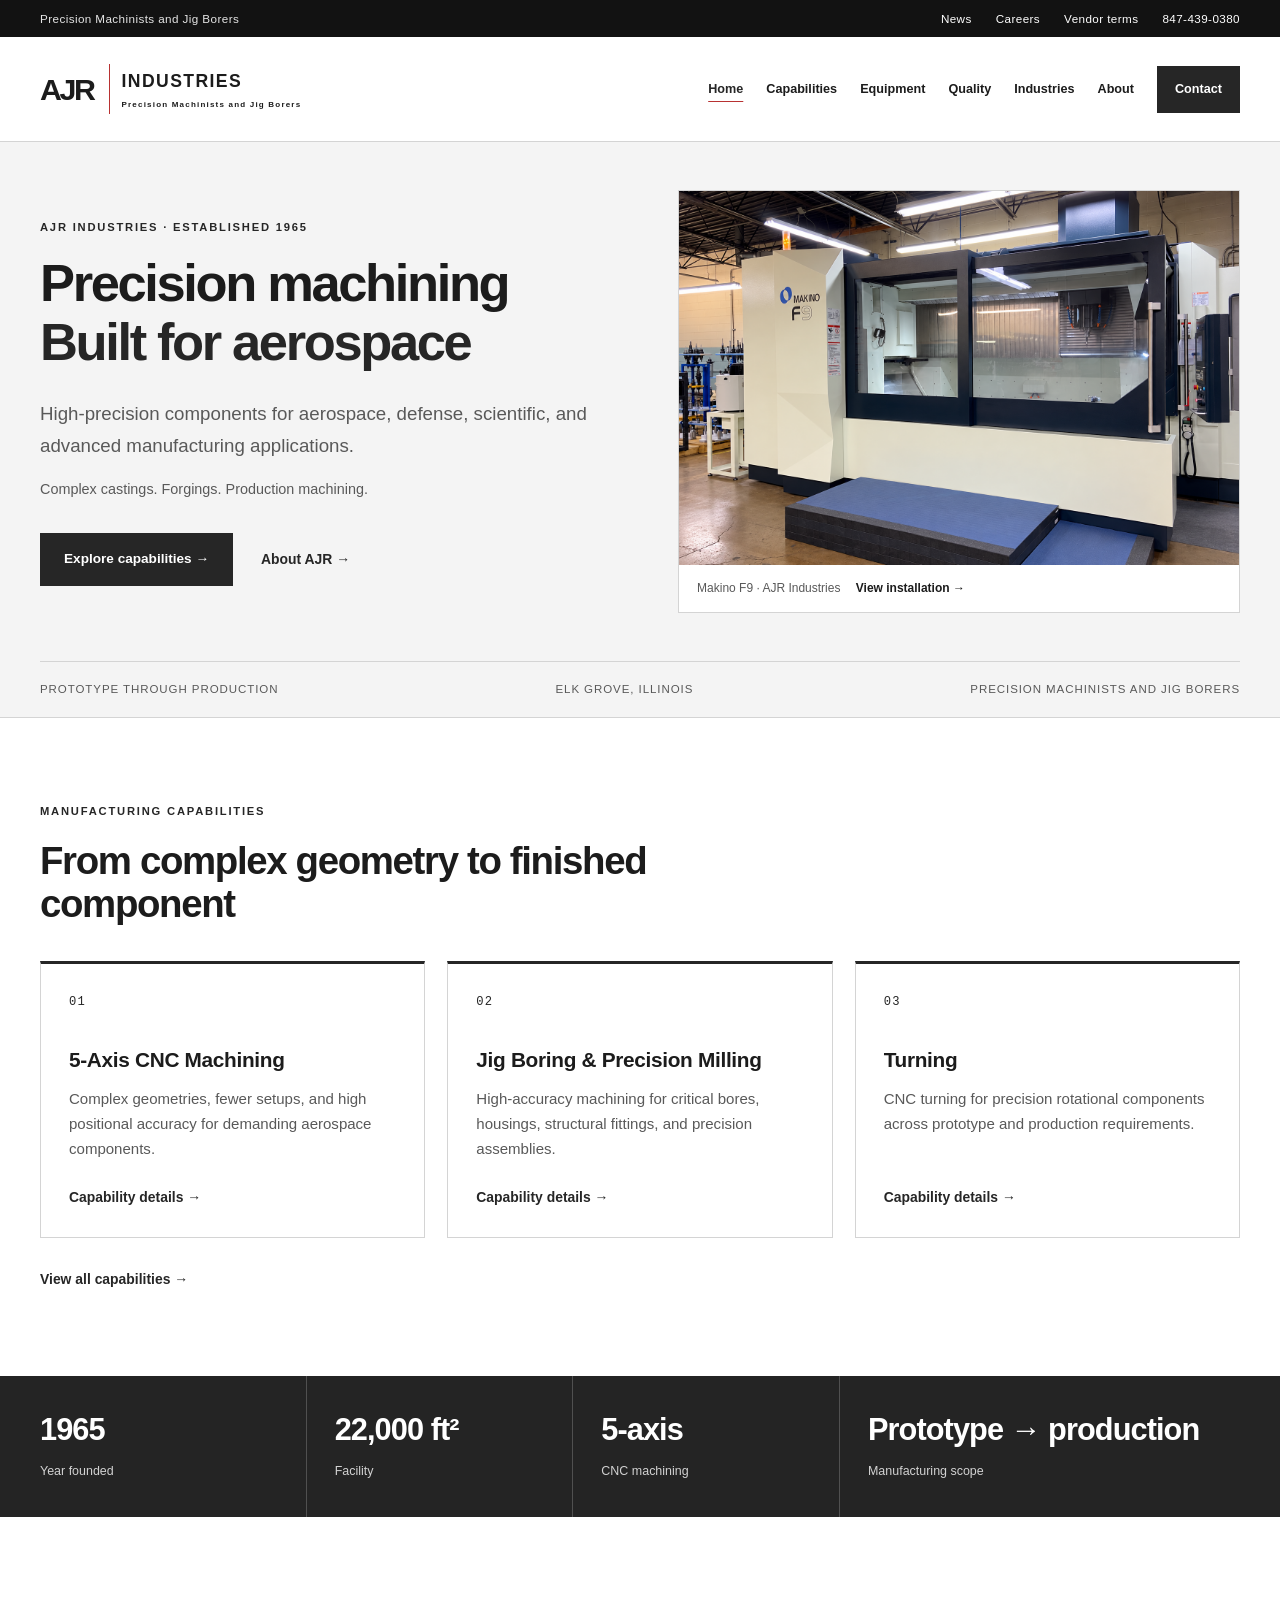
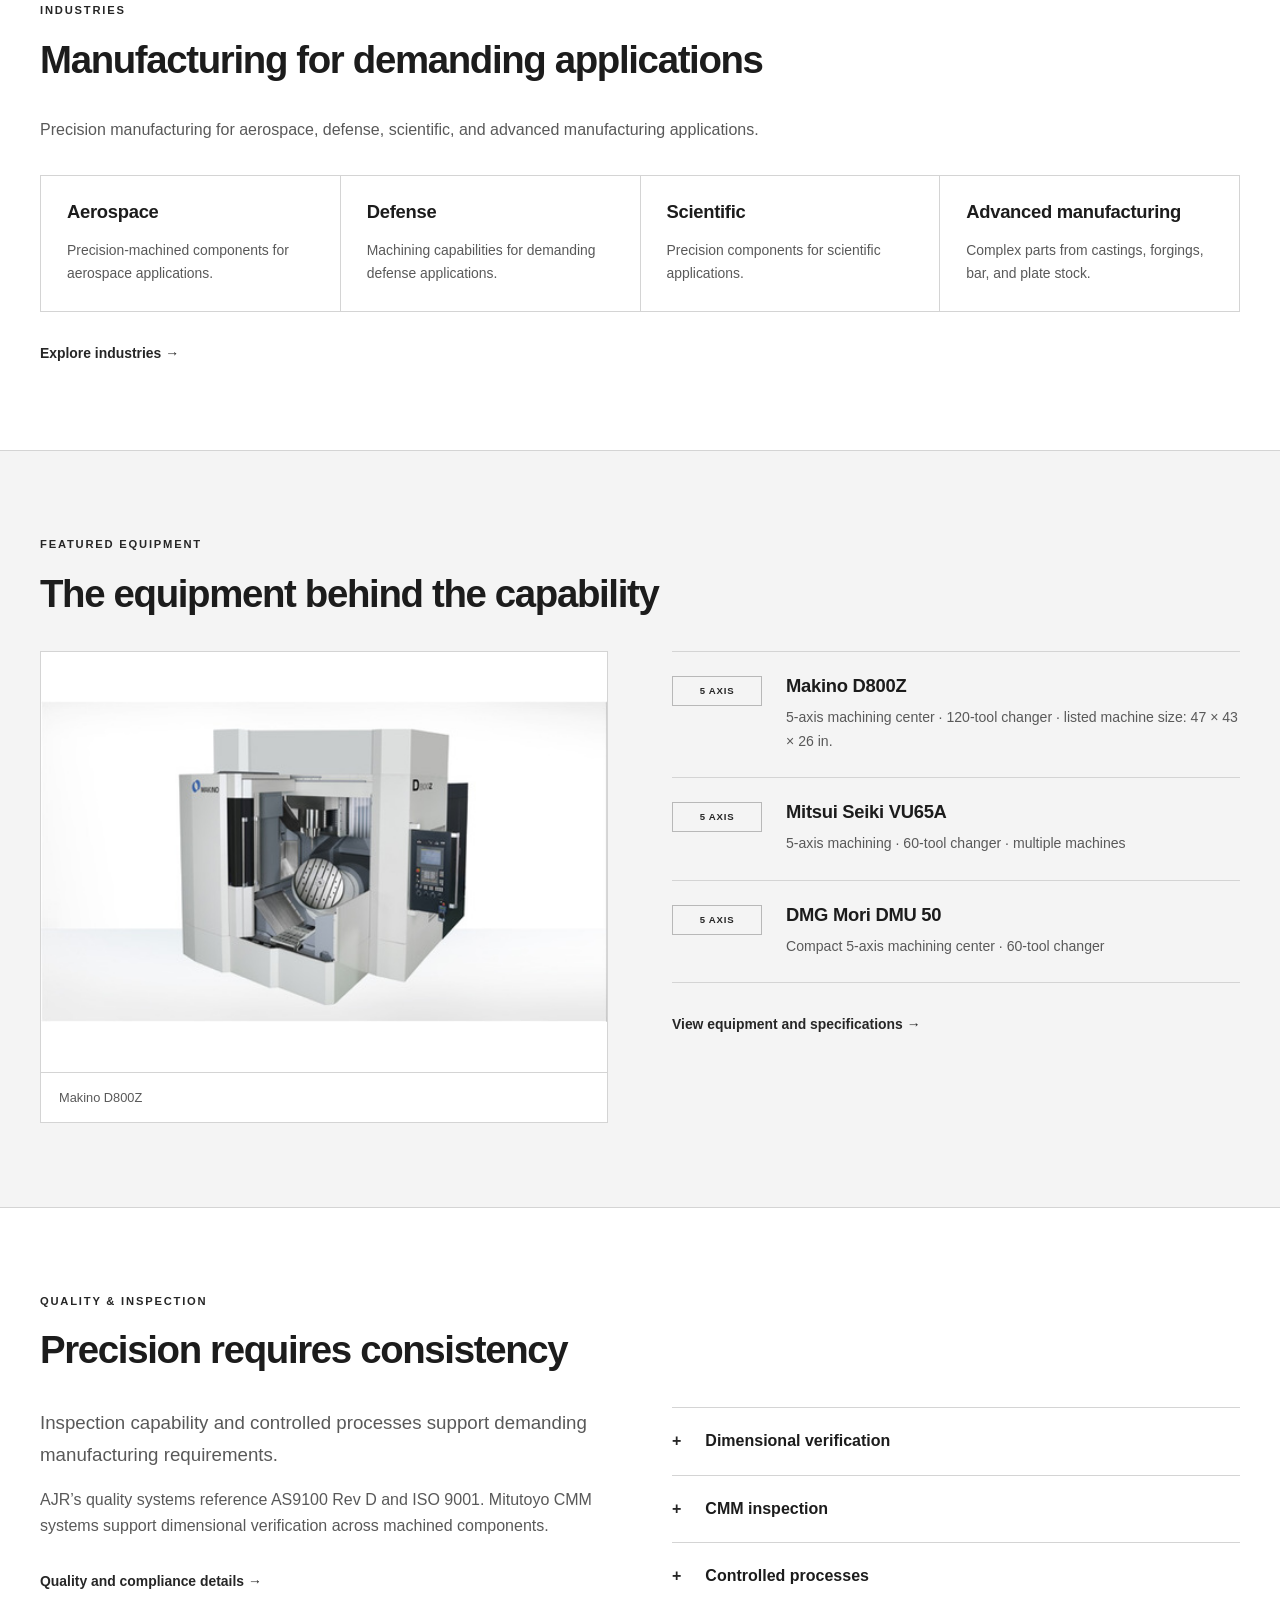
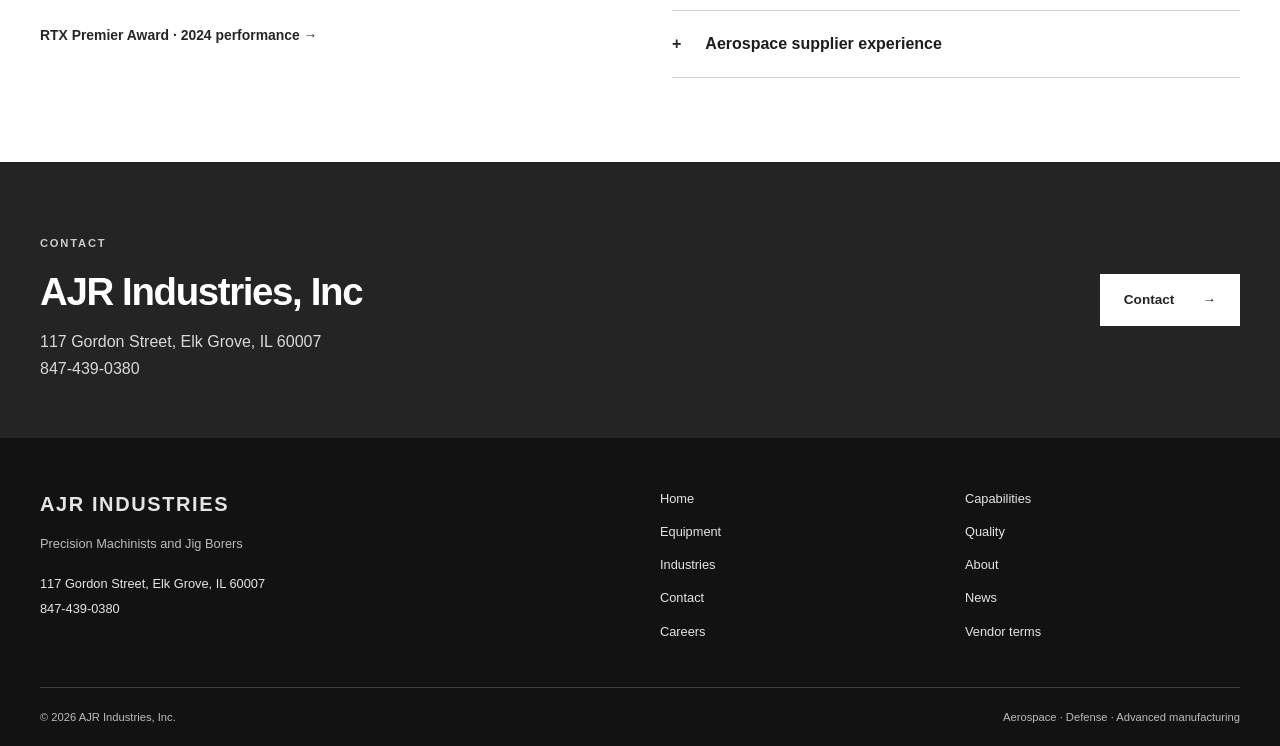
<file: index.html>
<!doctype html>
<html lang="en">
<head><meta charset="utf-8"><meta name="viewport" content="width=device-width, initial-scale=1"><meta name="description" content="AJR Industries — precision machining for aerospace, defense, and advanced manufacturing. Precision Aerospace Machining."><title>AJR Industries | Precision Aerospace Machining</title><link rel="stylesheet" href="assets/styles.css"><script src="assets/site.js" defer></script>
<link rel="icon" type="image/png" href="assets/favicon.png">
</head>
<body><a class="skip-link" href="#main">Skip to content</a>
<div class="utility">
<div class="container"><span>Precision Machinists and Jig Borers</span><nav class="utility-links" aria-label="Company resources"><a href="news.html">News</a><a href="job-openings.html">Careers</a><a href="vendor-terms-and-conditions.html">Vendor terms</a><a href="tel:+18474390380">847-439-0380</a></nav>
</div>
</div>
<header>
<div class="container header-inner"><a class="brand" href="index.html" aria-label="AJR Industries home"><span class="brand-mark">AJR</span><span>INDUSTRIES<small>Precision Machinists and Jig Borers</small></span></a><button class="menu-toggle" hidden aria-controls="site-nav" aria-expanded="false">Menu <span class="menu-icon" aria-hidden="true"></span></button>
<nav id="site-nav" aria-label="Main navigation"><a href="index.html" aria-current="page" class="">Home</a><a href="capabilities.html"  class="">Capabilities</a><a href="equipment.html"  class="">Equipment</a><a href="quality.html"  class="">Quality</a><a href="industries.html"  class="">Industries</a><a href="about.html"  class="">About</a><a href="contact.html"  class="nav-contact">Contact</a>
</nav>
</div>
</header>
<main id="main">
<section class="hero">
<div class="container hero-grid">
<div class="hero-copy">
<p class="eyebrow">AJR Industries · Established 1965</p>
<h1>Precision machining<br><span>Built for aerospace</span>
</h1>
<p class="lead">High-precision components for aerospace, defense, scientific, and advanced manufacturing applications.</p>
<p>Complex castings. Forgings. Production machining.</p>
<div class="actions"><a class="button" href="capabilities.html">Explore capabilities →</a><a class="text-link" href="about.html">About AJR →</a>
</div>
</div>
<figure class="hero-photo"><img src="assets/images/news/makino-f9-01-installed.png" width="1536" height="1024" loading="eager" decoding="async" fetchpriority="high" alt="Installed Makino F9 on the AJR shop floor"><figcaption>Makino F9 · AJR Industries <a href="news.html#makino-f9-2021">View installation →</a></figcaption></figure>
</div>
<div class="container hero-bottom"><span>Prototype through production</span><span>Elk Grove, Illinois</span><span>Precision Machinists and Jig Borers</span>
</div>
</section>
<section class="section ">
<div class="container">
<div class="section-heading">
<div>
<p class="eyebrow">Manufacturing capabilities</p>
<h2>From complex geometry to finished component</h2>
</div>
</div>
<div class="cards">
<article class="card"><span class="number">01</span>
<h3>5-Axis CNC Machining</h3>
<p>Complex geometries, fewer setups, and high positional accuracy for demanding aerospace components.</p><a class="text-link" href="capabilities.html#capability-01">Capability details <span aria-hidden="true">→</span></a>
</article>
<article class="card"><span class="number">02</span>
<h3>Jig Boring & Precision Milling</h3>
<p>High-accuracy machining for critical bores, housings, structural fittings, and precision assemblies.</p><a class="text-link" href="capabilities.html#capability-02">Capability details <span aria-hidden="true">→</span></a>
</article>
<article class="card"><span class="number">03</span>
<h3>Turning</h3>
<p>CNC turning for precision rotational components across prototype and production requirements.</p><a class="text-link" href="capabilities.html#capability-03">Capability details <span aria-hidden="true">→</span></a>
</article>
</div><a class="text-link section-link" href="capabilities.html">View all capabilities →</a>
</div>
</section>
<section class="stats">
<div class="container stats-grid">
<div><strong>1965</strong><span>Year founded</span>
</div>
<div><strong>22,000 ft²</strong><span>Facility</span>
</div>
<div><strong>5-axis</strong><span>CNC machining</span>
</div>
<div><strong>Prototype → production</strong><span>Manufacturing scope</span>
</div>
</div>
</section>
<section class="section ">
<div class="container">
<div class="section-heading">
<div>
<p class="eyebrow">Industries</p>
<h2>Manufacturing for demanding applications</h2>
</div>
</div>
<p class="section-copy">Precision manufacturing for aerospace, defense, scientific, and advanced manufacturing applications.</p>
<div class="industry-grid">
<article>
<h3>Aerospace</h3>
<p class="industry-description">Precision-machined components for aerospace applications.</p>
</article>
<article>
<h3>Defense</h3>
<p class="industry-description">Machining capabilities for demanding defense applications.</p>
</article>
<article>
<h3>Scientific</h3>
<p class="industry-description">Precision components for scientific applications.</p>
</article>
<article>
<h3>Advanced manufacturing</h3>
<p class="industry-description">Complex parts from castings, forgings, bar, and plate stock.</p>
</article>
</div><a class="text-link section-link" href="industries.html">Explore industries →</a>
</div>
</section>
<section class="section tinted">
<div class="container">
<div class="section-heading">
<div>
<p class="eyebrow">Featured equipment</p>
<h2>The equipment behind the capability</h2>
</div>
</div>
<div class="split">
<figure class="equipment-feature">
<a class="equipment-photo-link" href="assets/images/equipment/machine-01-makino-d800z.jpg" aria-label="View Makino D800Z photograph at full size"><img src="assets/images/equipment/machine-01-makino-d800z.jpg" width="500" height="284" loading="lazy" decoding="async" alt="Makino D800Z machining center"></a>
<figcaption>Makino D800Z</figcaption>
</figure>
<div>
<div class="equipment-list">
<article><span class="tag">5 AXIS</span>
<div>
<h3>Makino D800Z</h3>
<p>5-axis machining center · 120-tool changer · listed machine size: 47 × 43 × 26 in.</p>
</div>
</article>
<article><span class="tag">5 AXIS</span>
<div>
<h3>Mitsui Seiki VU65A</h3>
<p>5-axis machining · 60-tool changer · multiple machines</p>
</div>
</article>
<article><span class="tag">5 AXIS</span>
<div>
<h3>DMG Mori DMU 50</h3>
<p>Compact 5-axis machining center · 60-tool changer</p>
</div>
</article>
</div><a class="text-link section-link" href="equipment.html">View equipment and specifications →</a>
</div>
</div>
</div>
</section>
<section class="section ">
<div class="container">
<div class="section-heading">
<div>
<p class="eyebrow">Quality & inspection</p>
<h2>Precision requires consistency</h2>
</div>
</div>
<div class="split">
<div>
<p class="lead">Inspection capability and controlled processes support demanding manufacturing requirements.</p>
<p>AJR’s quality systems reference AS9100 Rev D and ISO 9001. Mitutoyo CMM systems support dimensional verification across machined components.</p><a class="text-link section-link" href="quality.html">Quality and compliance details →</a><br><a class="text-link section-link" href="news.html#recognition-2024">RTX Premier Award · 2024 performance →</a>
</div>
<div class="quality-summary"><span>Dimensional verification</span><span>CMM inspection</span><span>Controlled processes</span><span>Aerospace supplier experience</span>
</div>
</div>
</div>
</section>
<section class="cta">
<div class="container cta-inner">
<div>
<p class="eyebrow">Contact</p>
<h2>AJR Industries, Inc</h2>
<p>117 Gordon Street, Elk Grove, IL 60007<br><a href="tel:+18474390380">847-439-0380</a></p>
</div><a class="button light" href="contact.html">Contact <span aria-hidden="true">→</span></a>
</div>
</section>
</main>
<footer>
<div class="container footer-top">
<div><a class="footer-brand" href="index.html">AJR INDUSTRIES</a>
<p>Precision Machinists and Jig Borers</p><address>117 Gordon Street, Elk Grove, IL 60007<br><a href="tel:+18474390380">847-439-0380</a></address>
</div>
<nav aria-label="Footer navigation"><a href="index.html">Home</a><a href="capabilities.html">Capabilities</a><a href="equipment.html">Equipment</a><a href="quality.html">Quality</a><a href="industries.html">Industries</a><a href="about.html">About</a><a href="contact.html">Contact</a>
<a href="news.html">News</a><a href="job-openings.html">Careers</a><a href="vendor-terms-and-conditions.html">Vendor terms</a></nav>
</div>
<div class="container footer-bottom"><span>© <span id="year">2026</span> AJR Industries, Inc.</span><span>Aerospace · Defense · Advanced manufacturing</span>
</div>
</footer>
</body>
</html>
</file>
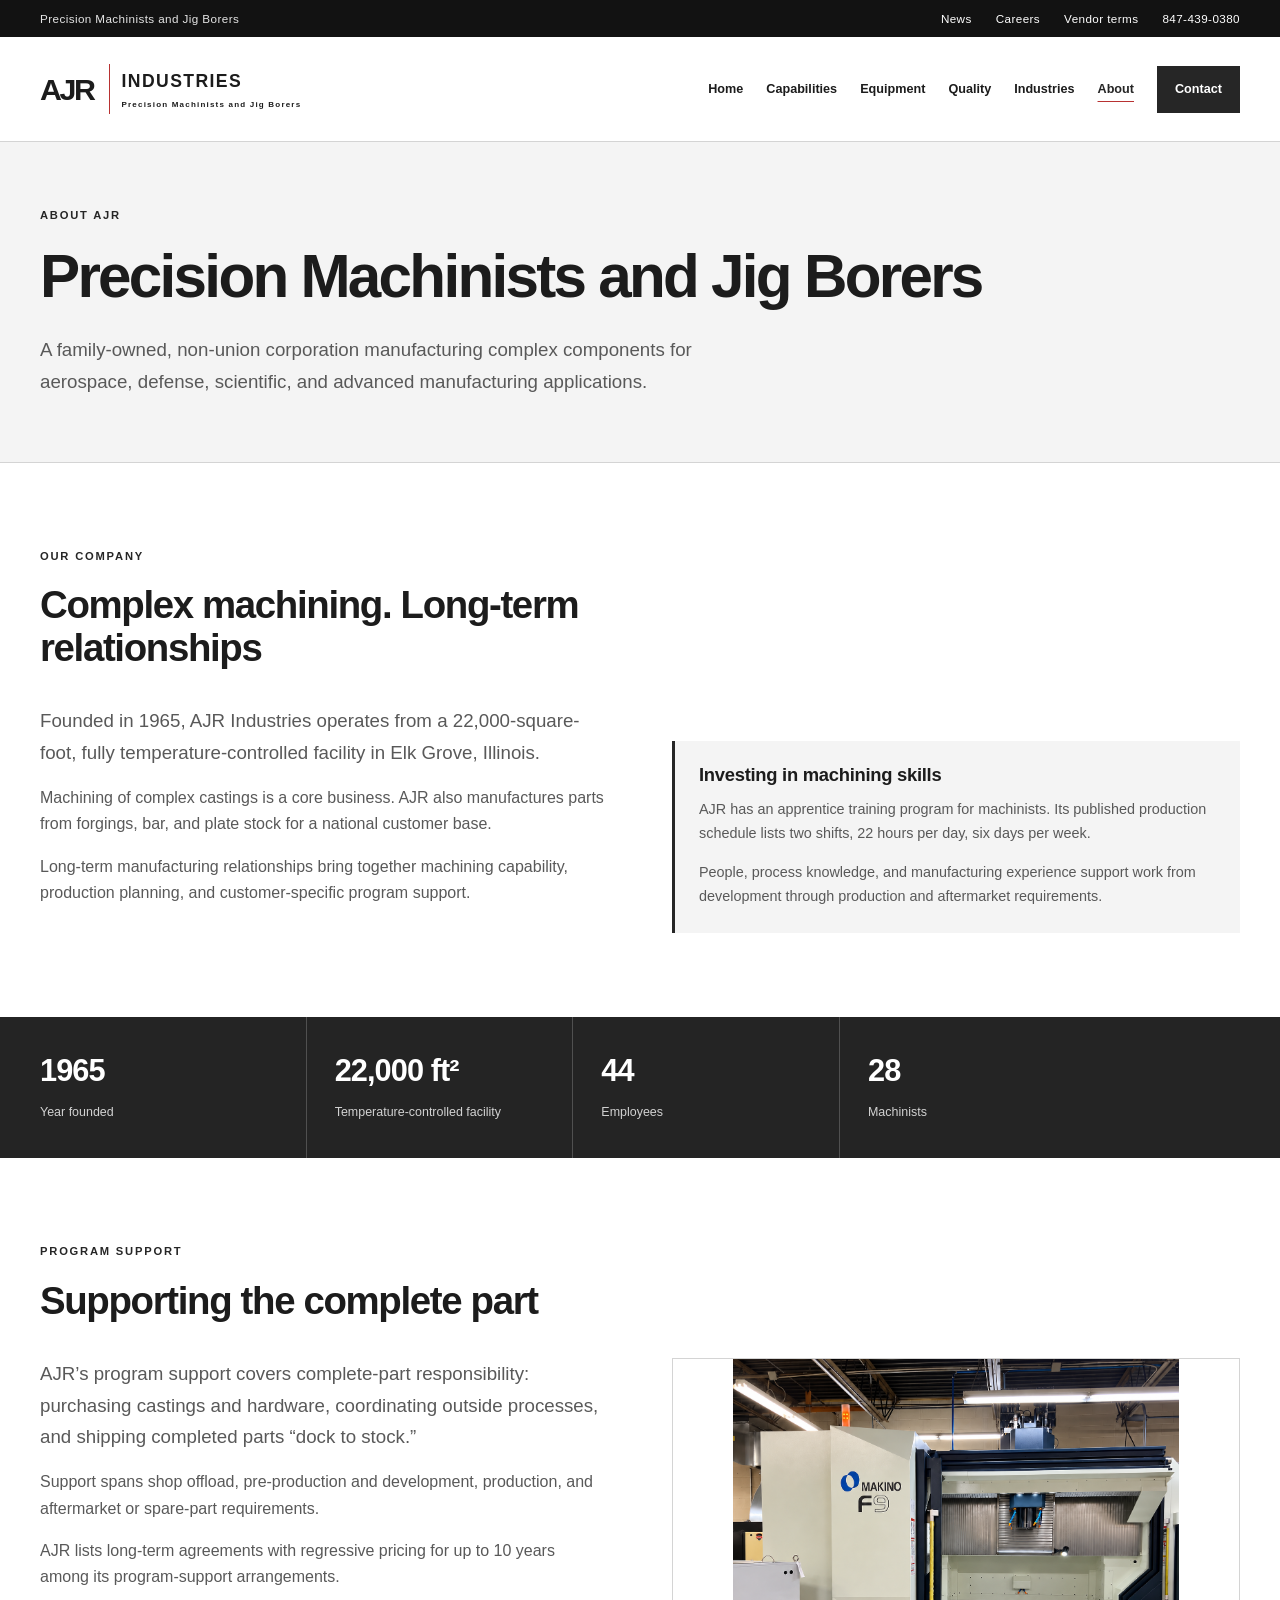
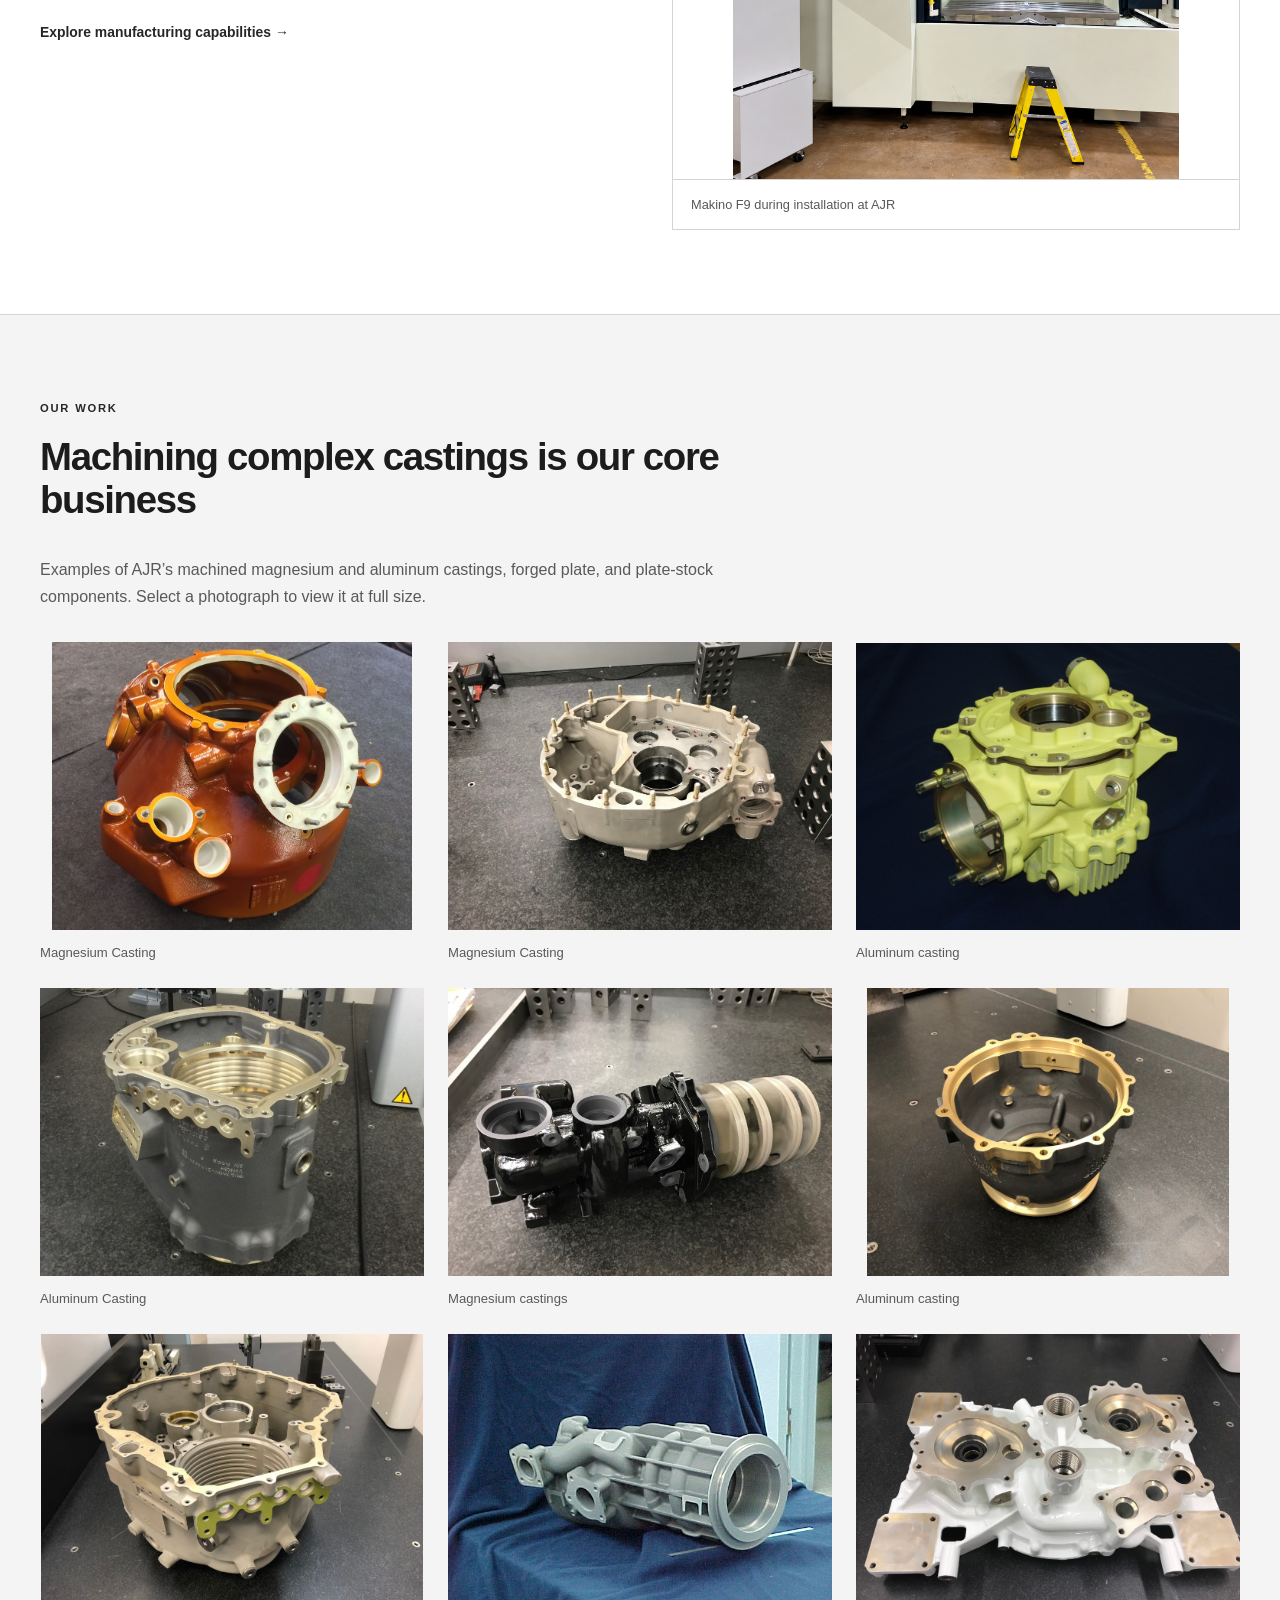
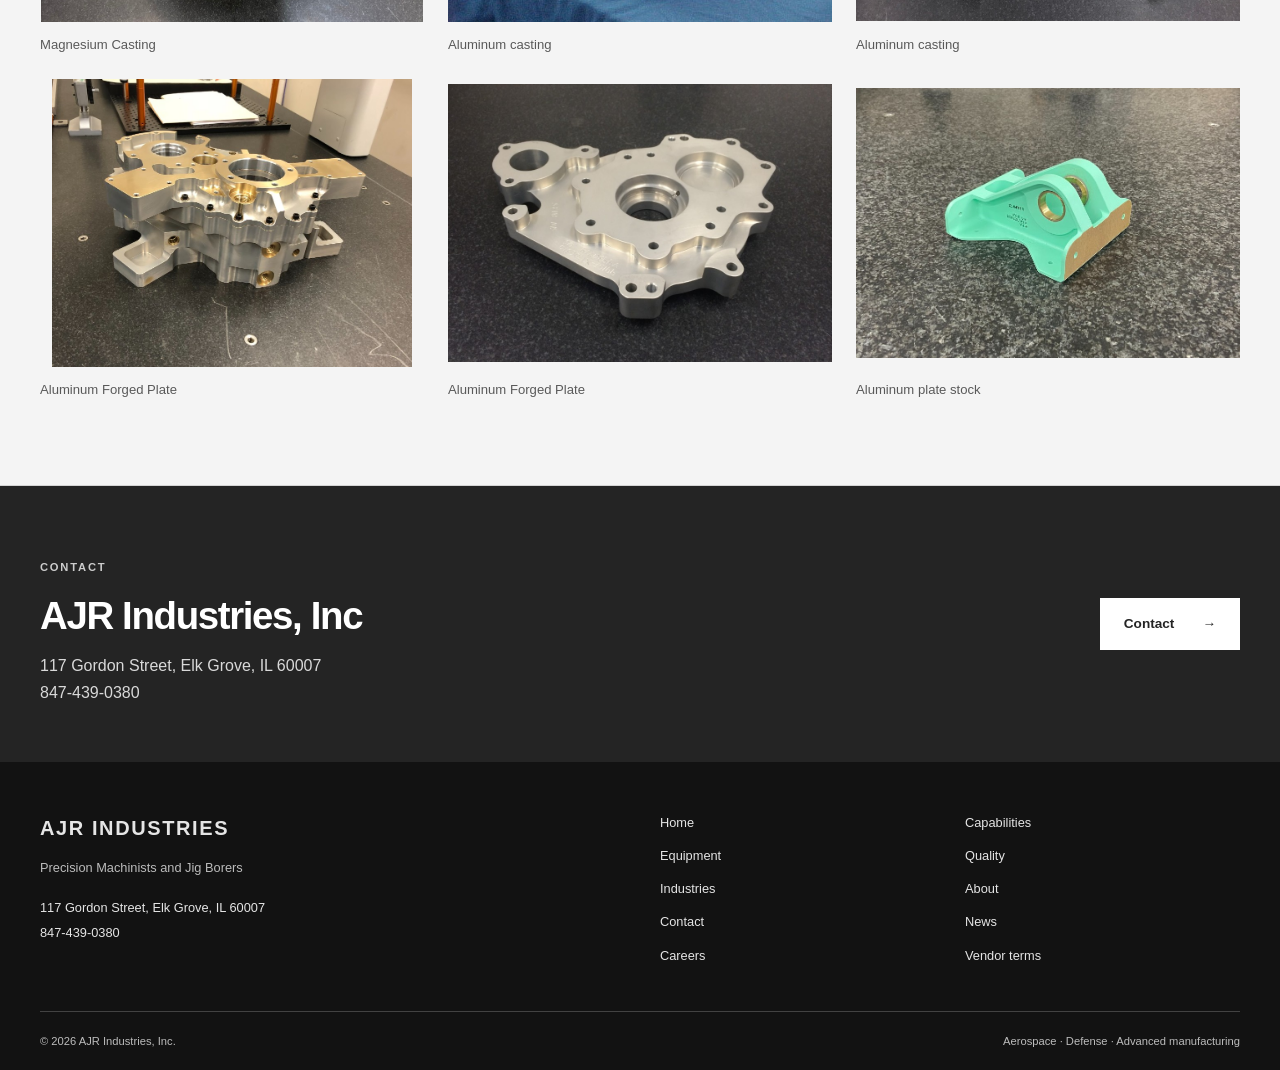
<file: about.html>
<!doctype html>
<html lang="en">
<head><meta charset="utf-8"><meta name="viewport" content="width=device-width, initial-scale=1"><meta name="description" content="AJR Industries — precision machining for aerospace, defense, and advanced manufacturing. About."><title>AJR Industries | About</title><link rel="stylesheet" href="assets/styles.css"><script src="assets/site.js" defer></script>
<link rel="icon" type="image/png" href="assets/favicon.png">
</head>
<body><a class="skip-link" href="#main">Skip to content</a>
<div class="utility">
<div class="container"><span>Precision Machinists and Jig Borers</span><nav class="utility-links" aria-label="Company resources"><a href="news.html">News</a><a href="job-openings.html">Careers</a><a href="vendor-terms-and-conditions.html">Vendor terms</a><a href="tel:+18474390380">847-439-0380</a></nav>
</div>
</div>
<header>
<div class="container header-inner"><a class="brand" href="index.html" aria-label="AJR Industries home"><span class="brand-mark">AJR</span><span>INDUSTRIES<small>Precision Machinists and Jig Borers</small></span></a><button class="menu-toggle" hidden aria-controls="site-nav" aria-expanded="false">Menu <span class="menu-icon" aria-hidden="true"></span></button>
<nav id="site-nav" aria-label="Main navigation"><a href="index.html"  class="">Home</a><a href="capabilities.html"  class="">Capabilities</a><a href="equipment.html"  class="">Equipment</a><a href="quality.html"  class="">Quality</a><a href="industries.html"  class="">Industries</a><a href="about.html" aria-current="page" class="">About</a><a href="contact.html"  class="nav-contact">Contact</a>
</nav>
</div>
</header>
<main id="main">
<section class="page-intro">
<div class="container">
<p class="eyebrow">About AJR</p>
<h1>Precision Machinists and Jig Borers</h1>
<p class="lead">A family-owned, non-union corporation manufacturing complex components for aerospace, defense, scientific, and advanced manufacturing applications.</p>
</div>
</section>
<section class="section">
<div class="container">
<div class="section-heading"><div>
<p class="eyebrow">Our company</p>
<h2>Complex machining. Long-term relationships</h2>
</div></div>
<div class="split">
<div>
<p class="lead">Founded in 1965, AJR Industries operates from a 22,000-square-foot, fully temperature-controlled facility in Elk Grove, Illinois.</p>
<p>Machining of complex castings is a core business. AJR also manufactures parts from forgings, bar, and plate stock for a national customer base.</p>
<p>Long-term manufacturing relationships bring together machining capability, production planning, and customer-specific program support.</p>
</div>
<div class="notice">
<h3>Investing in machining skills</h3>
<p>AJR has an apprentice training program for machinists. Its published production schedule lists two shifts, 22 hours per day, six days per week.</p>
<p>People, process knowledge, and manufacturing experience support work from development through production and aftermarket requirements.</p>
</div>
</div>
</div>
</section>
<section class="stats" id="company-facts">
<div class="container stats-grid">
<div><strong>1965</strong><span>Year founded</span></div>
<div><strong>22,000 ft²</strong><span>Temperature-controlled facility</span></div>
<div><strong>44</strong><span>Employees</span></div>
<div><strong>28</strong><span>Machinists</span></div>
</div>
</section>
<section class="section">
<div class="container">
<div class="section-heading"><div>
<p class="eyebrow">Program support</p>
<h2 id="program-support">Supporting the complete part</h2>
</div></div>
<div class="split">
<div>
<p class="lead">AJR’s program support covers complete-part responsibility: purchasing castings and hardware, coordinating outside processes, and shipping completed parts “dock to stock.”</p>
<p>Support spans shop offload, pre-production and development, production, and aftermarket or spare-part requirements.</p>
<p>AJR lists long-term agreements with regressive pricing for up to 10 years among its program-support arrangements.</p>
<a class="text-link section-link" href="capabilities.html">Explore manufacturing capabilities →</a>
</div>
<figure class="equipment-feature">
<a class="equipment-photo-link" href="assets/images/news/makino-f9-04-setup.png" aria-label="View Makino F9 installation photograph at full size"><img src="assets/images/news/makino-f9-04-setup.png" width="1293" height="1217" loading="lazy" decoding="async" alt="Makino F9 during setup on the AJR shop floor"></a>
<figcaption>Makino F9 during installation at AJR</figcaption>
</figure>
</div>
</div>
</section>
<section class="section tinted" id="parts">
<div class="container">
<div class="section-heading"><div>
<p class="eyebrow">Our work</p>
<h2>Machining complex castings is our core business</h2>
</div></div>
<p class="section-copy">Examples of AJR’s machined magnesium and aluminum castings, forged plate, and plate-stock components. Select a photograph to view it at full size.</p>
<div class="part-gallery ">
<figure><a class="part-photo-link" href="assets/images/parts/part-01-magnesium-casting.jpg" aria-label="View magnesium casting photograph 1 at full size"><img src="assets/images/parts/part-01-magnesium-casting.jpg" width="943" height="753" loading="lazy" decoding="async" alt="Machined magnesium casting with circular flanges and multiple ports"></a><figcaption>Magnesium Casting</figcaption></figure>
<figure><a class="part-photo-link" href="assets/images/parts/part-02-magnesium-casting.jpg" aria-label="View magnesium casting photograph 2 at full size"><img src="assets/images/parts/part-02-magnesium-casting.jpg" width="1004" height="753" loading="lazy" decoding="async" alt="Magnesium casting with machined bores and studs on an inspection table"></a><figcaption>Magnesium Casting</figcaption></figure>
<figure><a class="part-photo-link" href="assets/images/parts/part-03-aluminum-casting.jpg" aria-label="View aluminum casting photograph 3 at full size"><img src="assets/images/parts/part-03-aluminum-casting.jpg" width="1002" height="749" loading="lazy" decoding="async" alt="Aluminum casting with circular bores and flanged openings"></a><figcaption>Aluminum casting</figcaption></figure>
<figure><a class="part-photo-link" href="assets/images/parts/part-04-aluminum-casting.jpg" aria-label="View aluminum casting photograph 4 at full size"><img src="assets/images/parts/part-04-aluminum-casting.jpg" width="1003" height="752" loading="lazy" decoding="async" alt="Cylindrical aluminum casting with machined internal grooves"></a><figcaption>Aluminum Casting</figcaption></figure>
<figure><a class="part-photo-link" href="assets/images/parts/part-05-magnesium-casting.jpg" aria-label="View magnesium castings photograph 5 at full size"><img src="assets/images/parts/part-05-magnesium-casting.jpg" width="1003" height="751" loading="lazy" decoding="async" alt="Magnesium castings with machined openings and cylindrical features"></a><figcaption>Magnesium castings</figcaption></figure>
<figure><a class="part-photo-link" href="assets/images/parts/part-06-aluminum-casting.jpg" aria-label="View aluminum casting photograph 6 at full size"><img src="assets/images/parts/part-06-aluminum-casting.jpg" width="916" height="730" loading="lazy" decoding="async" alt="Aluminum casting with a machined circular rim"></a><figcaption>Aluminum casting</figcaption></figure>
<figure><a class="part-photo-link" href="assets/images/parts/part-07-magnesium-casting.jpg" aria-label="View magnesium casting photograph 7 at full size"><img src="assets/images/parts/part-07-magnesium-casting.jpg" width="993" height="750" loading="lazy" decoding="async" alt="Magnesium casting with machined openings and mounting holes"></a><figcaption>Magnesium Casting</figcaption></figure>
<figure><a class="part-photo-link" href="assets/images/parts/part-08-aluminum-casting.jpg" aria-label="View aluminum casting photograph 8 at full size"><img src="assets/images/parts/part-08-aluminum-casting.jpg" width="636" height="477" loading="lazy" decoding="async" alt="Ribbed aluminum casting with a circular flange"></a><figcaption>Aluminum casting</figcaption></figure>
<figure><a class="part-photo-link" href="assets/images/parts/part-09-aluminum-casting.jpg" aria-label="View aluminum casting photograph 9 at full size"><img src="assets/images/parts/part-09-aluminum-casting.jpg" width="1004" height="749" loading="lazy" decoding="async" alt="Aluminum casting with multiple machined bores"></a><figcaption>Aluminum casting</figcaption></figure>
<figure><a class="part-photo-link" href="assets/images/parts/part-10-aluminum-forged-plate.jpg" aria-label="View aluminum forged plate photograph 10 at full size"><img src="assets/images/parts/part-10-aluminum-forged-plate.jpg" width="862" height="691" loading="lazy" decoding="async" alt="Machined component made from aluminum forged plate"></a><figcaption>Aluminum Forged Plate</figcaption></figure>
<figure><a class="part-photo-link" href="assets/images/parts/part-11-aluminum-forged-plate.jpg" aria-label="View aluminum forged plate photograph 11 at full size"><img src="assets/images/parts/part-11-aluminum-forged-plate.jpg" width="940" height="680" loading="lazy" decoding="async" alt="Machined aluminum forged plate component"></a><figcaption>Aluminum Forged Plate</figcaption></figure>
<figure><a class="part-photo-link" href="assets/images/parts/part-12-aluminum-plate-stock.jpg" aria-label="View aluminum plate stock photograph 12 at full size"><img src="assets/images/parts/part-12-aluminum-plate-stock.jpg" width="873" height="613" loading="lazy" decoding="async" alt="Machined component made from aluminum plate stock"></a><figcaption>Aluminum plate stock</figcaption></figure>
</div>
</div>
</section>
<section class="cta">
<div class="container cta-inner">
<div>
<p class="eyebrow">Contact</p>
<h2>AJR Industries, Inc</h2>
<p>117 Gordon Street, Elk Grove, IL 60007<br><a href="tel:+18474390380">847-439-0380</a></p>
</div><a class="button light" href="contact.html">Contact <span aria-hidden="true">→</span></a>
</div>
</section>
</main>
<footer>
<div class="container footer-top">
<div><a class="footer-brand" href="index.html">AJR INDUSTRIES</a>
<p>Precision Machinists and Jig Borers</p><address>117 Gordon Street, Elk Grove, IL 60007<br><a href="tel:+18474390380">847-439-0380</a></address>
</div>
<nav aria-label="Footer navigation"><a href="index.html">Home</a><a href="capabilities.html">Capabilities</a><a href="equipment.html">Equipment</a><a href="quality.html">Quality</a><a href="industries.html">Industries</a><a href="about.html">About</a><a href="contact.html">Contact</a>
<a href="news.html">News</a><a href="job-openings.html">Careers</a><a href="vendor-terms-and-conditions.html">Vendor terms</a></nav>
</div>
<div class="container footer-bottom"><span>© <span id="year">2026</span> AJR Industries, Inc.</span><span>Aerospace · Defense · Advanced manufacturing</span>
</div>
</footer>
</body>
</html>
</file>
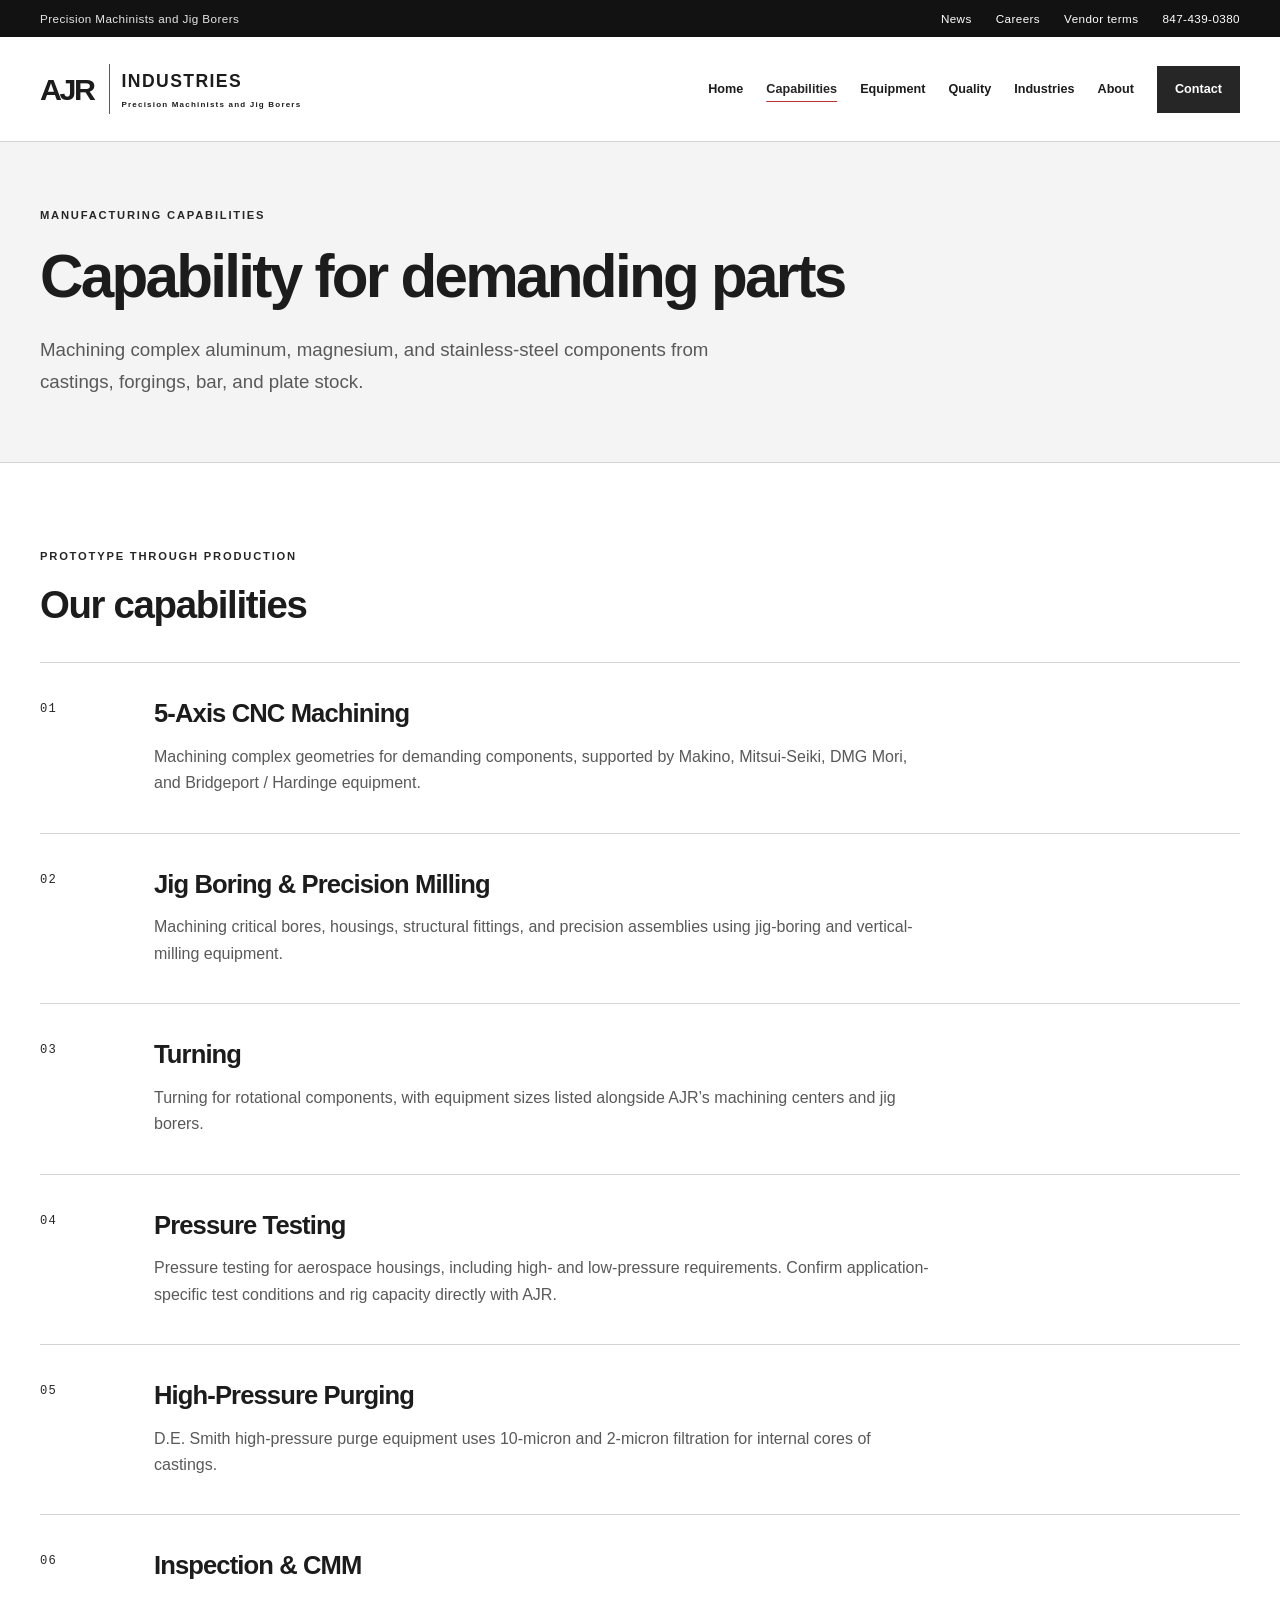
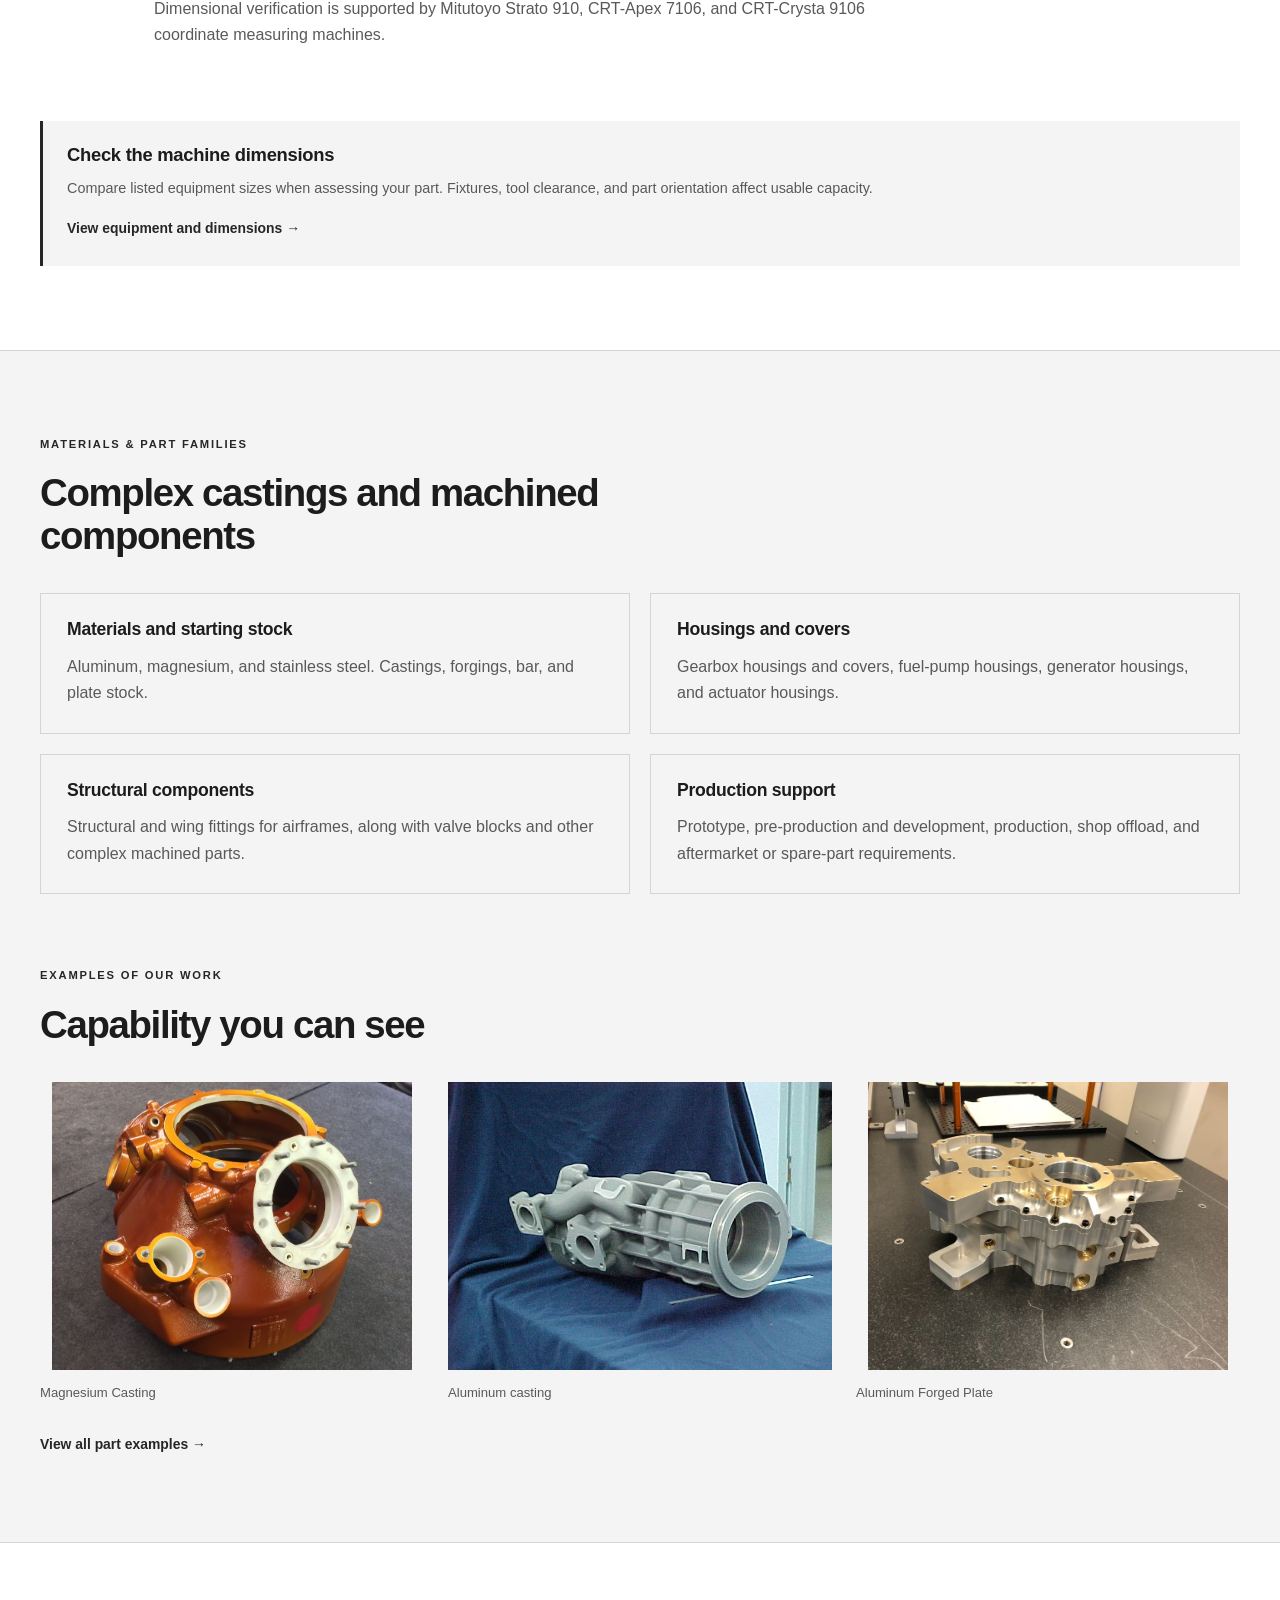
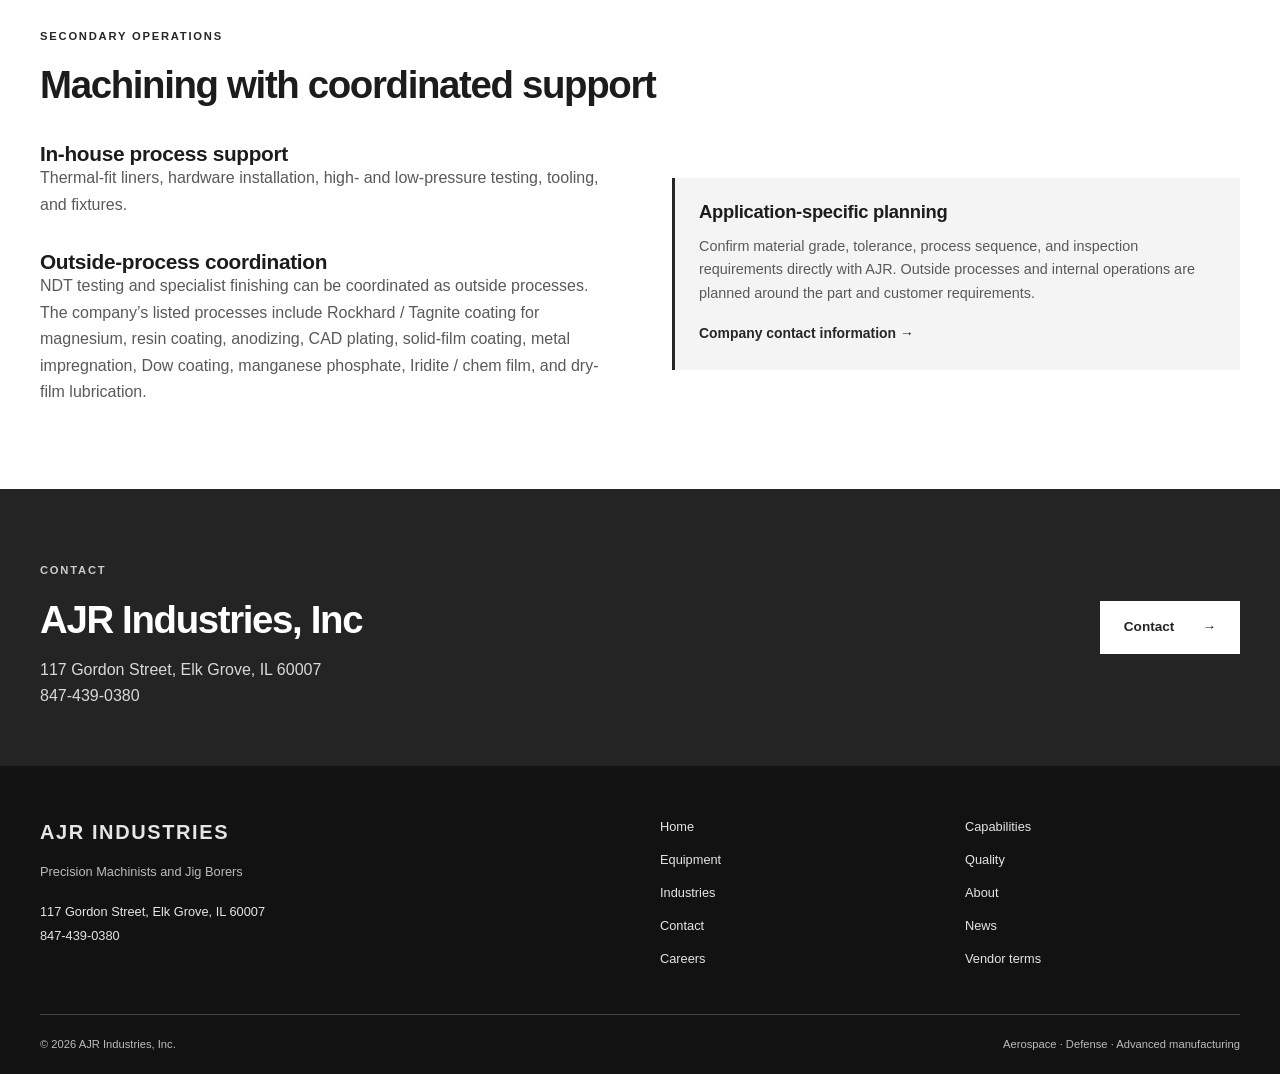
<file: capabilities.html>
<!doctype html>
<html lang="en">
<head><meta charset="utf-8"><meta name="viewport" content="width=device-width, initial-scale=1"><meta name="description" content="AJR Industries — precision machining for aerospace, defense, and advanced manufacturing. Capabilities."><title>AJR Industries | Capabilities</title><link rel="stylesheet" href="assets/styles.css"><script src="assets/site.js" defer></script>
<link rel="icon" type="image/png" href="assets/favicon.png">
</head>
<body><a class="skip-link" href="#main">Skip to content</a>
<div class="utility">
<div class="container"><span>Precision Machinists and Jig Borers</span><nav class="utility-links" aria-label="Company resources"><a href="news.html">News</a><a href="job-openings.html">Careers</a><a href="vendor-terms-and-conditions.html">Vendor terms</a><a href="tel:+18474390380">847-439-0380</a></nav>
</div>
</div>
<header>
<div class="container header-inner"><a class="brand" href="index.html" aria-label="AJR Industries home"><span class="brand-mark">AJR</span><span>INDUSTRIES<small>Precision Machinists and Jig Borers</small></span></a><button class="menu-toggle" hidden aria-controls="site-nav" aria-expanded="false">Menu <span class="menu-icon" aria-hidden="true"></span></button>
<nav id="site-nav" aria-label="Main navigation"><a href="index.html"  class="">Home</a><a href="capabilities.html" aria-current="page" class="">Capabilities</a><a href="equipment.html"  class="">Equipment</a><a href="quality.html"  class="">Quality</a><a href="industries.html"  class="">Industries</a><a href="about.html"  class="">About</a><a href="contact.html"  class="nav-contact">Contact</a>
</nav>
</div>
</header>
<main id="main">
<section class="page-intro">
<div class="container">
<p class="eyebrow">Manufacturing capabilities</p>
<h1>Capability for demanding parts</h1>
<p class="lead">Machining complex aluminum, magnesium, and stainless-steel components from castings, forgings, bar, and plate stock.</p>
</div>
</section>
<section class="section">
<div class="container">
<div class="section-heading"><div>
<p class="eyebrow">Prototype through production</p>
<h2>Our capabilities</h2>
</div></div>
<article class="detail-row" id="capability-01"><span class="number">01</span>
<div><h2>5-Axis CNC Machining</h2>
<p>Machining complex geometries for demanding components, supported by Makino, Mitsui-Seiki, DMG Mori, and Bridgeport / Hardinge equipment.</p>
</div></article>
<article class="detail-row" id="capability-02"><span class="number">02</span>
<div><h2>Jig Boring & Precision Milling</h2>
<p>Machining critical bores, housings, structural fittings, and precision assemblies using jig-boring and vertical-milling equipment.</p>
</div></article>
<article class="detail-row" id="capability-03"><span class="number">03</span>
<div><h2>Turning</h2>
<p>Turning for rotational components, with equipment sizes listed alongside AJR’s machining centers and jig borers.</p>
</div></article>
<article class="detail-row" id="capability-04"><span class="number">04</span>
<div><h2>Pressure Testing</h2>
<p>Pressure testing for aerospace housings, including high- and low-pressure requirements. Confirm application-specific test conditions and rig capacity directly with AJR.</p>
</div></article>
<article class="detail-row" id="capability-05"><span class="number">05</span>
<div><h2>High-Pressure Purging</h2>
<p>D.E. Smith high-pressure purge equipment uses 10-micron and 2-micron filtration for internal cores of castings.</p>
</div></article>
<article class="detail-row" id="capability-06"><span class="number">06</span>
<div><h2>Inspection & CMM</h2>
<p>Dimensional verification is supported by Mitutoyo Strato 910, CRT-Apex 7106, and CRT-Crysta 9106 coordinate measuring machines.</p>
</div></article>
<aside class="notice">
<h3>Check the machine dimensions</h3>
<p>Compare listed equipment sizes when assessing your part. Fixtures, tool clearance, and part orientation affect usable capacity.</p>
<a class="text-link" href="equipment.html">View equipment and dimensions →</a>
</aside>
</div>
</section>
<section class="section tinted">
<div class="container">
<div class="section-heading"><div>
<p class="eyebrow">Materials & part families</p>
<h2>Complex castings and machined components</h2>
</div></div>
<div class="credential-grid">
<article><h3>Materials and starting stock</h3><p>Aluminum, magnesium, and stainless steel. Castings, forgings, bar, and plate stock.</p></article>
<article><h3>Housings and covers</h3><p>Gearbox housings and covers, fuel-pump housings, generator housings, and actuator housings.</p></article>
<article><h3>Structural components</h3><p>Structural and wing fittings for airframes, along with valve blocks and other complex machined parts.</p></article>
<article><h3>Production support</h3><p>Prototype, pre-production and development, production, shop offload, and aftermarket or spare-part requirements.</p></article>
</div>
<div class="section-heading spaced"><div><p class="eyebrow">Examples of our work</p><h2>Capability you can see</h2></div></div>
<div class="part-gallery part-gallery-preview">
<figure><a class="part-photo-link" href="assets/images/parts/part-01-magnesium-casting.jpg" aria-label="View magnesium casting photograph 1 at full size"><img src="assets/images/parts/part-01-magnesium-casting.jpg" width="943" height="753" loading="lazy" decoding="async" alt="Machined magnesium casting with circular flanges and multiple ports"></a><figcaption>Magnesium Casting</figcaption></figure>
<figure><a class="part-photo-link" href="assets/images/parts/part-08-aluminum-casting.jpg" aria-label="View aluminum casting photograph 8 at full size"><img src="assets/images/parts/part-08-aluminum-casting.jpg" width="636" height="477" loading="lazy" decoding="async" alt="Ribbed aluminum casting with a circular flange"></a><figcaption>Aluminum casting</figcaption></figure>
<figure><a class="part-photo-link" href="assets/images/parts/part-10-aluminum-forged-plate.jpg" aria-label="View aluminum forged plate photograph 10 at full size"><img src="assets/images/parts/part-10-aluminum-forged-plate.jpg" width="862" height="691" loading="lazy" decoding="async" alt="Machined component made from aluminum forged plate"></a><figcaption>Aluminum Forged Plate</figcaption></figure>
</div>
<a class="text-link section-link" href="about.html#parts">View all part examples →</a>
</div>
</section>
<section class="section">
<div class="container">
<div class="section-heading"><div>
<p class="eyebrow">Secondary operations</p>
<h2 id="secondary-operations">Machining with coordinated support</h2>
</div></div>
<div class="split">
<div>
<h3>In-house process support</h3>
<p class="section-copy">Thermal-fit liners, hardware installation, high- and low-pressure testing, tooling, and fixtures.</p>
<h3>Outside-process coordination</h3>
<p>NDT testing and specialist finishing can be coordinated as outside processes. The company’s listed processes include Rockhard / Tagnite coating for magnesium, resin coating, anodizing, CAD plating, solid-film coating, metal impregnation, Dow coating, manganese phosphate, Iridite / chem film, and dry-film lubrication.</p>
</div>
<div class="notice">
<h3>Application-specific planning</h3>
<p>Confirm material grade, tolerance, process sequence, and inspection requirements directly with AJR. Outside processes and internal operations are planned around the part and customer requirements.</p>
<a class="text-link" href="contact.html">Company contact information →</a>
</div>
</div>
</div>
</section>
<section class="cta">
<div class="container cta-inner">
<div>
<p class="eyebrow">Contact</p>
<h2>AJR Industries, Inc</h2>
<p>117 Gordon Street, Elk Grove, IL 60007<br><a href="tel:+18474390380">847-439-0380</a></p>
</div><a class="button light" href="contact.html">Contact <span aria-hidden="true">→</span></a>
</div>
</section>
</main>
<footer>
<div class="container footer-top">
<div><a class="footer-brand" href="index.html">AJR INDUSTRIES</a>
<p>Precision Machinists and Jig Borers</p><address>117 Gordon Street, Elk Grove, IL 60007<br><a href="tel:+18474390380">847-439-0380</a></address>
</div>
<nav aria-label="Footer navigation"><a href="index.html">Home</a><a href="capabilities.html">Capabilities</a><a href="equipment.html">Equipment</a><a href="quality.html">Quality</a><a href="industries.html">Industries</a><a href="about.html">About</a><a href="contact.html">Contact</a>
<a href="news.html">News</a><a href="job-openings.html">Careers</a><a href="vendor-terms-and-conditions.html">Vendor terms</a></nav>
</div>
<div class="container footer-bottom"><span>© <span id="year">2026</span> AJR Industries, Inc.</span><span>Aerospace · Defense · Advanced manufacturing</span>
</div>
</footer>
</body>
</html>
</file>
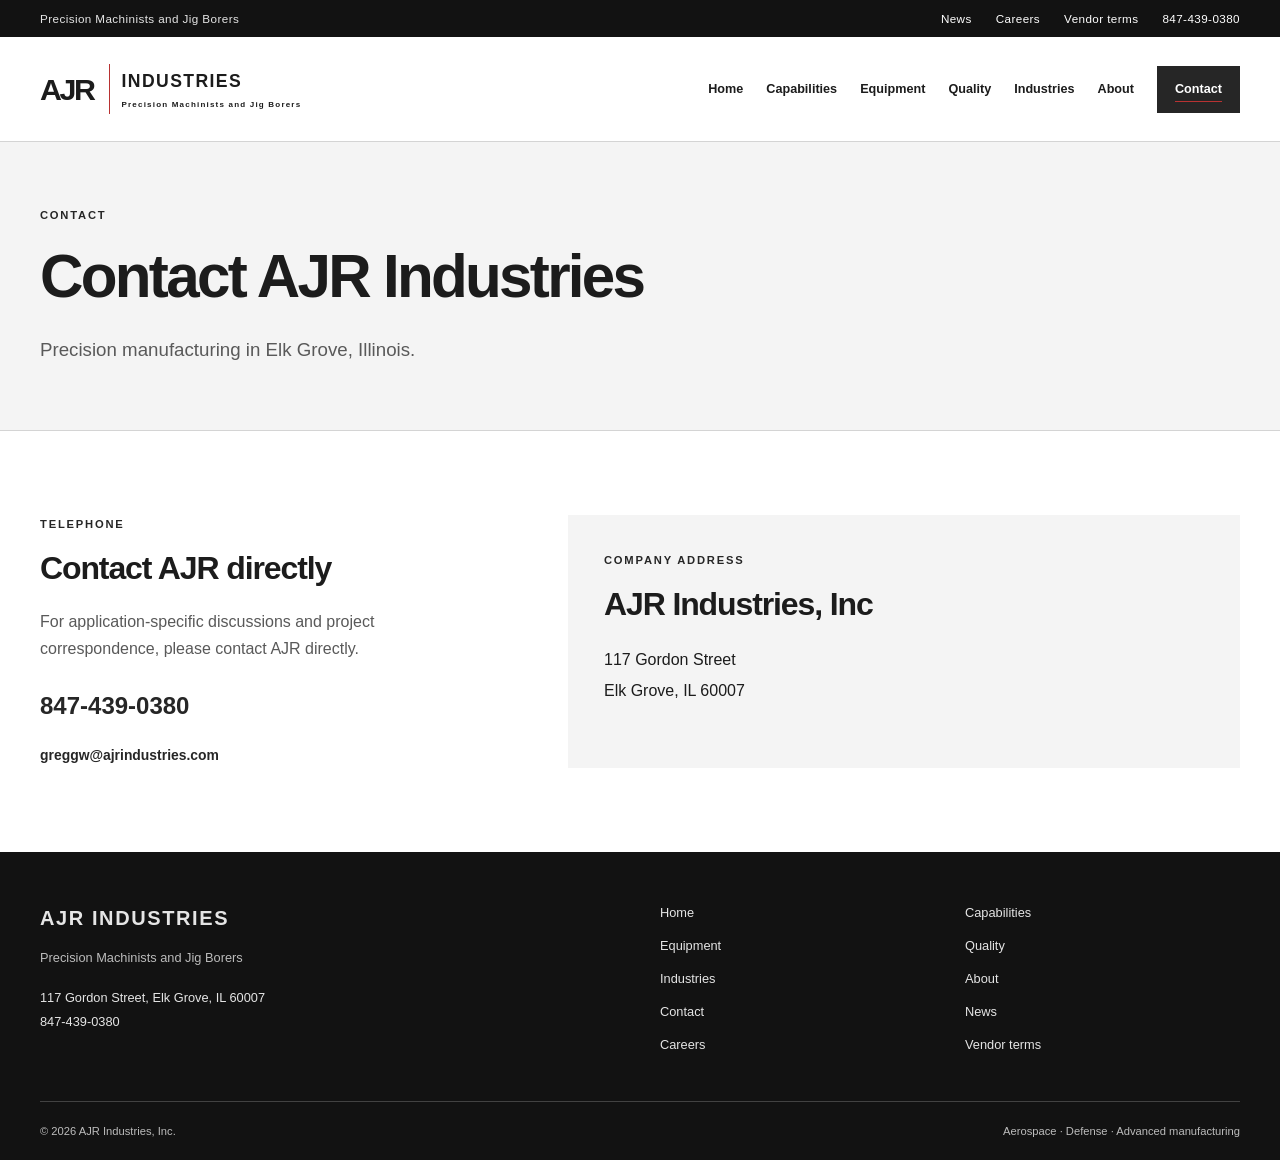
<file: contact.html>
<!doctype html>
<html lang="en">
<head><meta charset="utf-8"><meta name="viewport" content="width=device-width, initial-scale=1"><meta name="description" content="AJR Industries — precision machining for aerospace, defense, and advanced manufacturing. Contact."><title>AJR Industries | Contact</title><link rel="stylesheet" href="assets/styles.css"><script src="assets/site.js" defer></script>
<link rel="icon" type="image/png" href="assets/favicon.png">
</head>
<body><a class="skip-link" href="#main">Skip to content</a>
<div class="utility">
<div class="container"><span>Precision Machinists and Jig Borers</span><nav class="utility-links" aria-label="Company resources"><a href="news.html">News</a><a href="job-openings.html">Careers</a><a href="vendor-terms-and-conditions.html">Vendor terms</a><a href="tel:+18474390380">847-439-0380</a></nav>
</div>
</div>
<header>
<div class="container header-inner"><a class="brand" href="index.html" aria-label="AJR Industries home"><span class="brand-mark">AJR</span><span>INDUSTRIES<small>Precision Machinists and Jig Borers</small></span></a><button class="menu-toggle" hidden aria-controls="site-nav" aria-expanded="false">Menu <span class="menu-icon" aria-hidden="true"></span></button>
<nav id="site-nav" aria-label="Main navigation"><a href="index.html"  class="">Home</a><a href="capabilities.html"  class="">Capabilities</a><a href="equipment.html"  class="">Equipment</a><a href="quality.html"  class="">Quality</a><a href="industries.html"  class="">Industries</a><a href="about.html"  class="">About</a><a href="contact.html" aria-current="page" class="nav-contact">Contact</a>
</nav>
</div>
</header>
<main id="main">
<section class="page-intro">
<div class="container">
<p class="eyebrow">Contact</p>
<h1>Contact AJR Industries</h1>
<p class="lead">Precision manufacturing in Elk Grove, Illinois.</p>
</div>
</section>
<section class="section">
<div class="container contact-grid">
<div>
<p class="eyebrow">Telephone</p>
<h2>Contact AJR directly</h2>
<p>For application-specific discussions and project correspondence, please contact AJR directly.</p>
<a class="phone" href="tel:+18474390380">847-439-0380</a>
<p><a class="text-link" href="mailto:greggw@ajrindustries.com">greggw@ajrindustries.com</a></p>
</div>
<div class="contact-panel">
<p class="eyebrow">Company address</p>
<h2>AJR Industries, Inc</h2>
<address>117 Gordon Street<br>Elk Grove, IL 60007</address>
</div>
</div>
</section>
</main>
<footer>
<div class="container footer-top">
<div><a class="footer-brand" href="index.html">AJR INDUSTRIES</a>
<p>Precision Machinists and Jig Borers</p><address>117 Gordon Street, Elk Grove, IL 60007<br><a href="tel:+18474390380">847-439-0380</a></address>
</div>
<nav aria-label="Footer navigation"><a href="index.html">Home</a><a href="capabilities.html">Capabilities</a><a href="equipment.html">Equipment</a><a href="quality.html">Quality</a><a href="industries.html">Industries</a><a href="about.html">About</a><a href="contact.html">Contact</a>
<a href="news.html">News</a><a href="job-openings.html">Careers</a><a href="vendor-terms-and-conditions.html">Vendor terms</a></nav>
</div>
<div class="container footer-bottom"><span>© <span id="year">2026</span> AJR Industries, Inc.</span><span>Aerospace · Defense · Advanced manufacturing</span>
</div>
</footer>
</body>
</html>
</file>
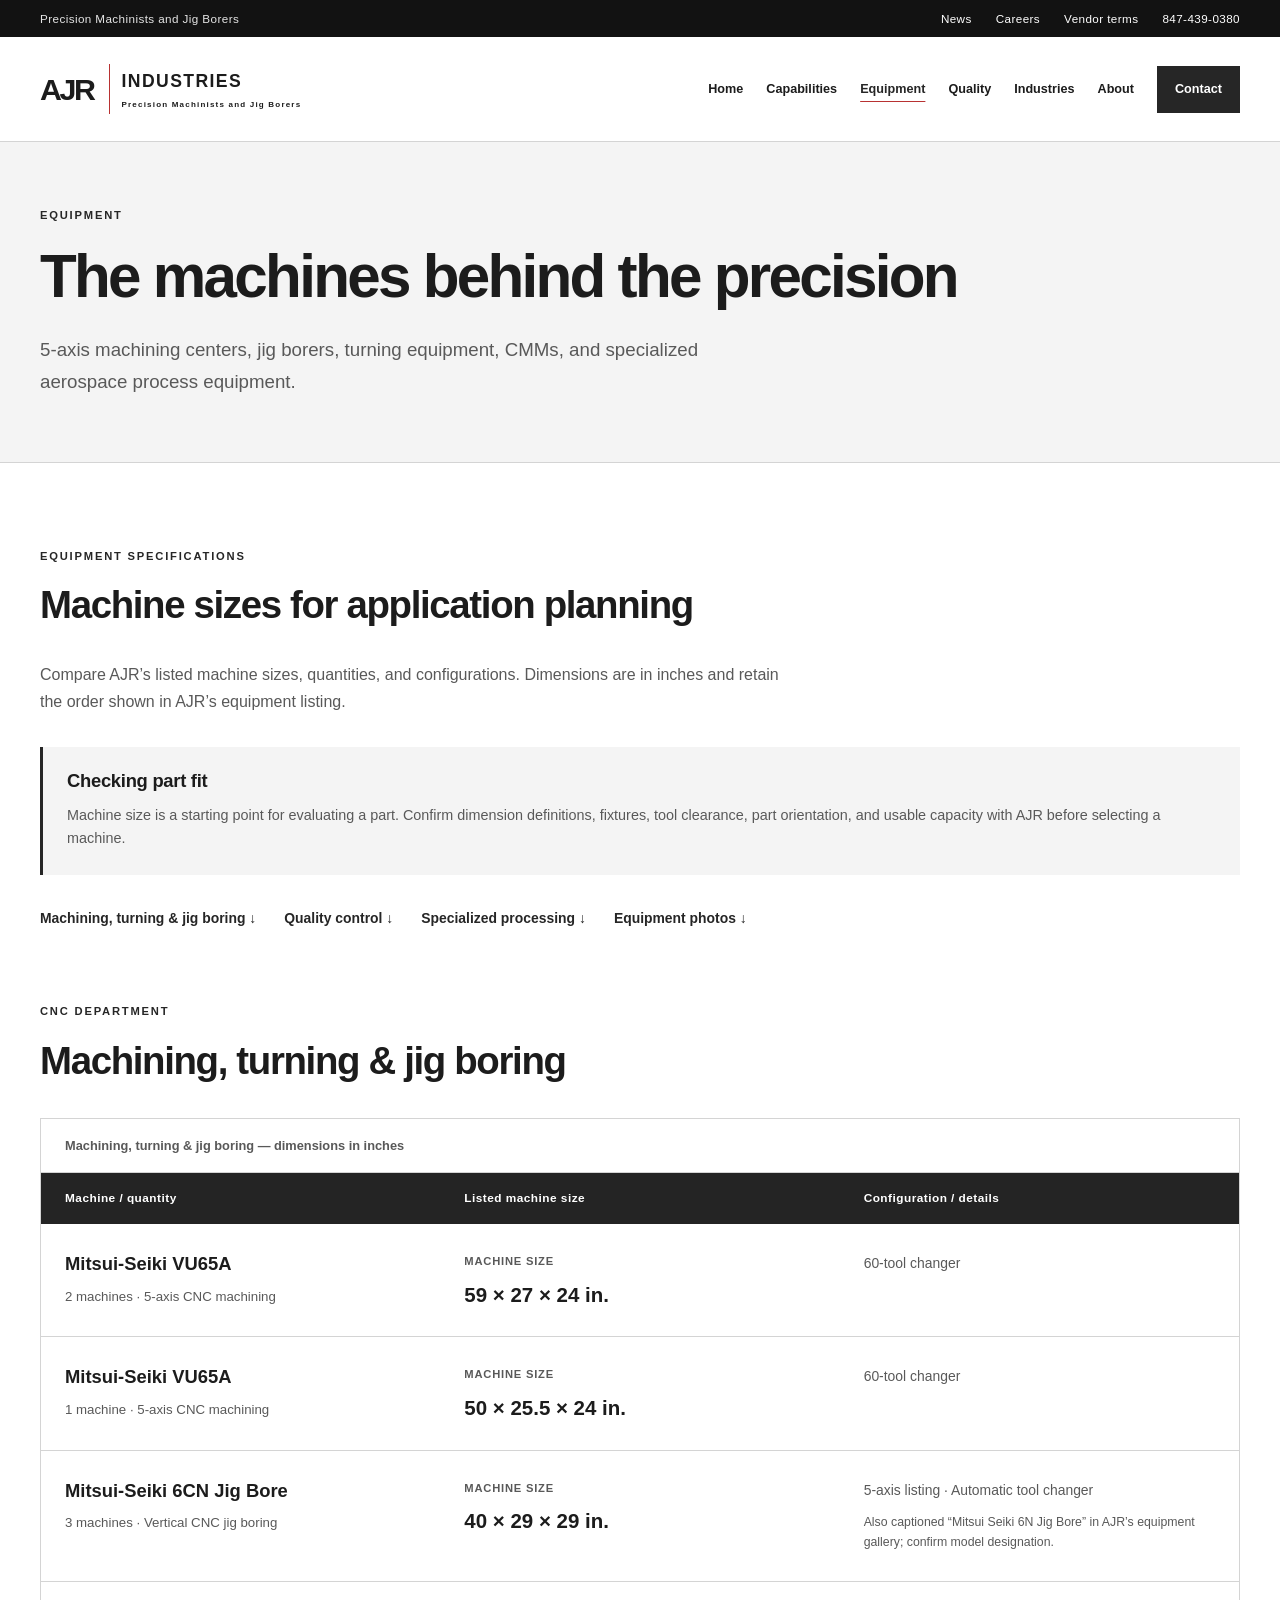
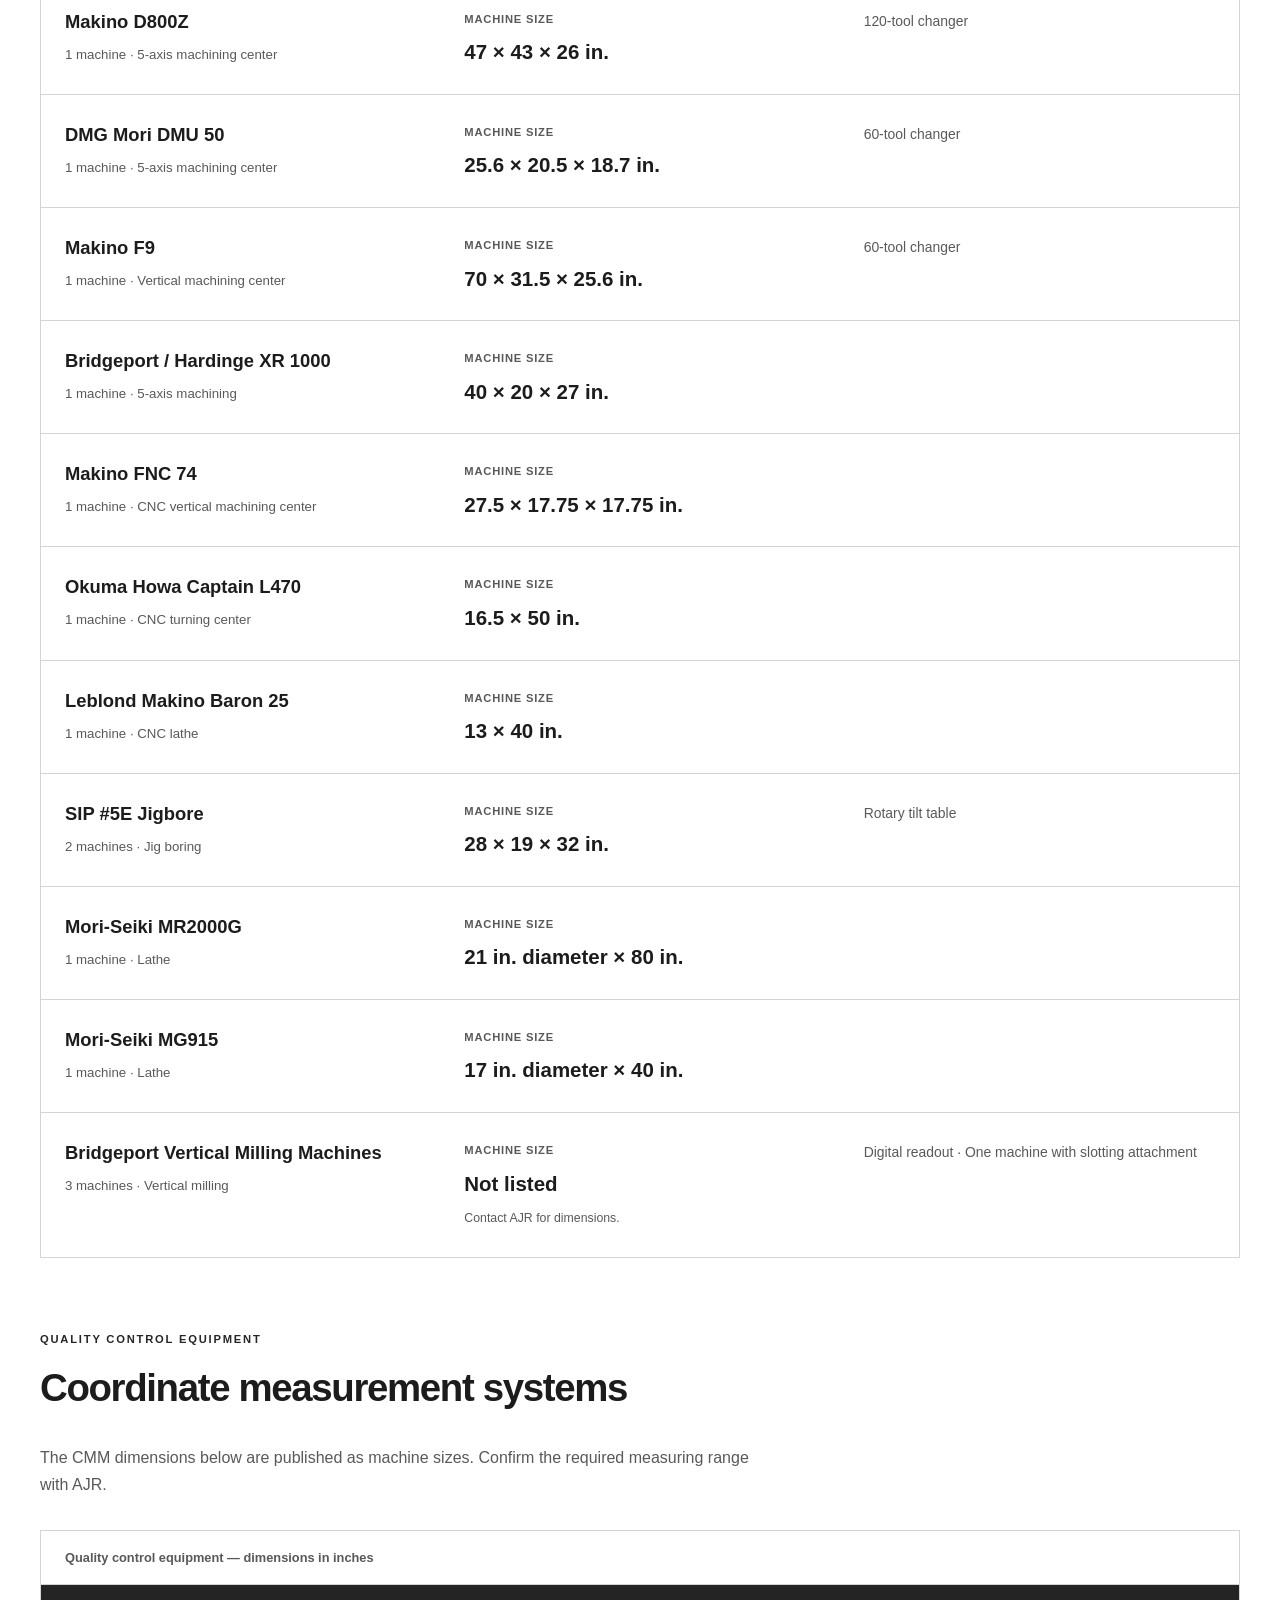
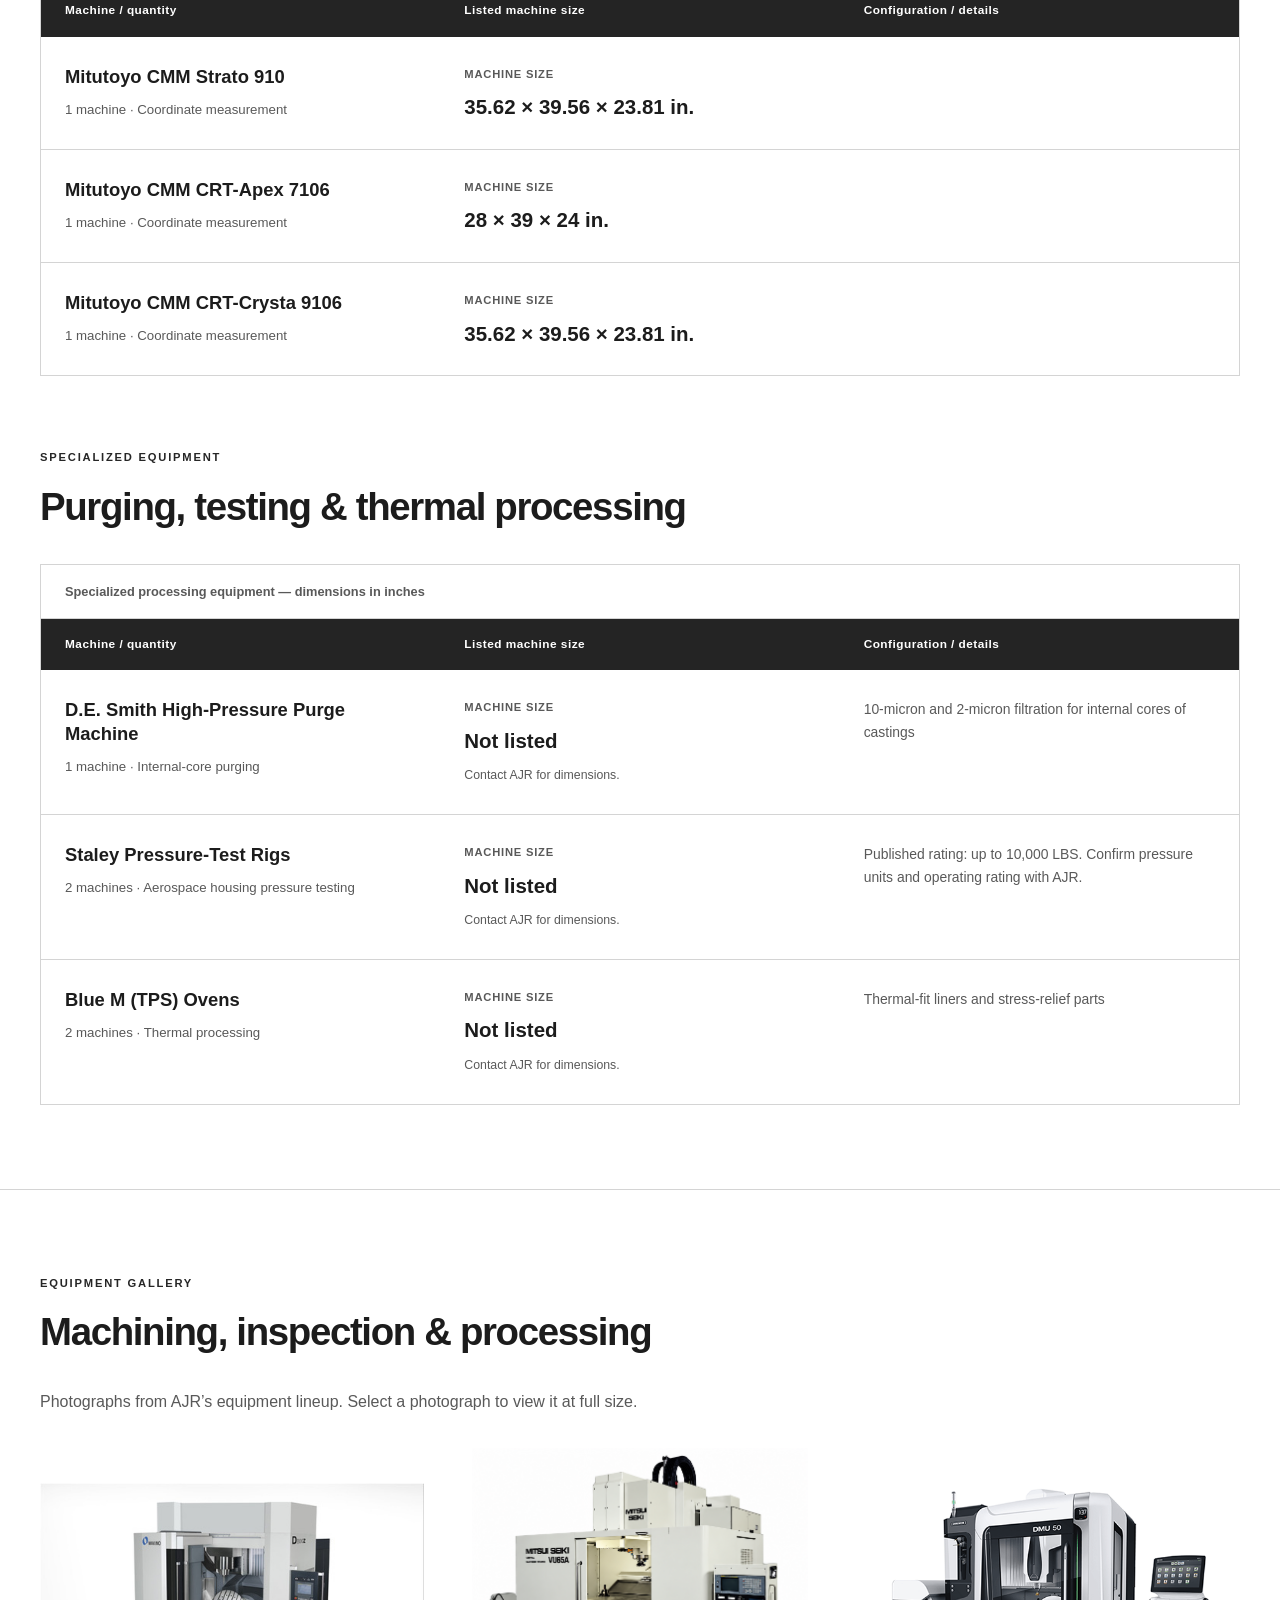
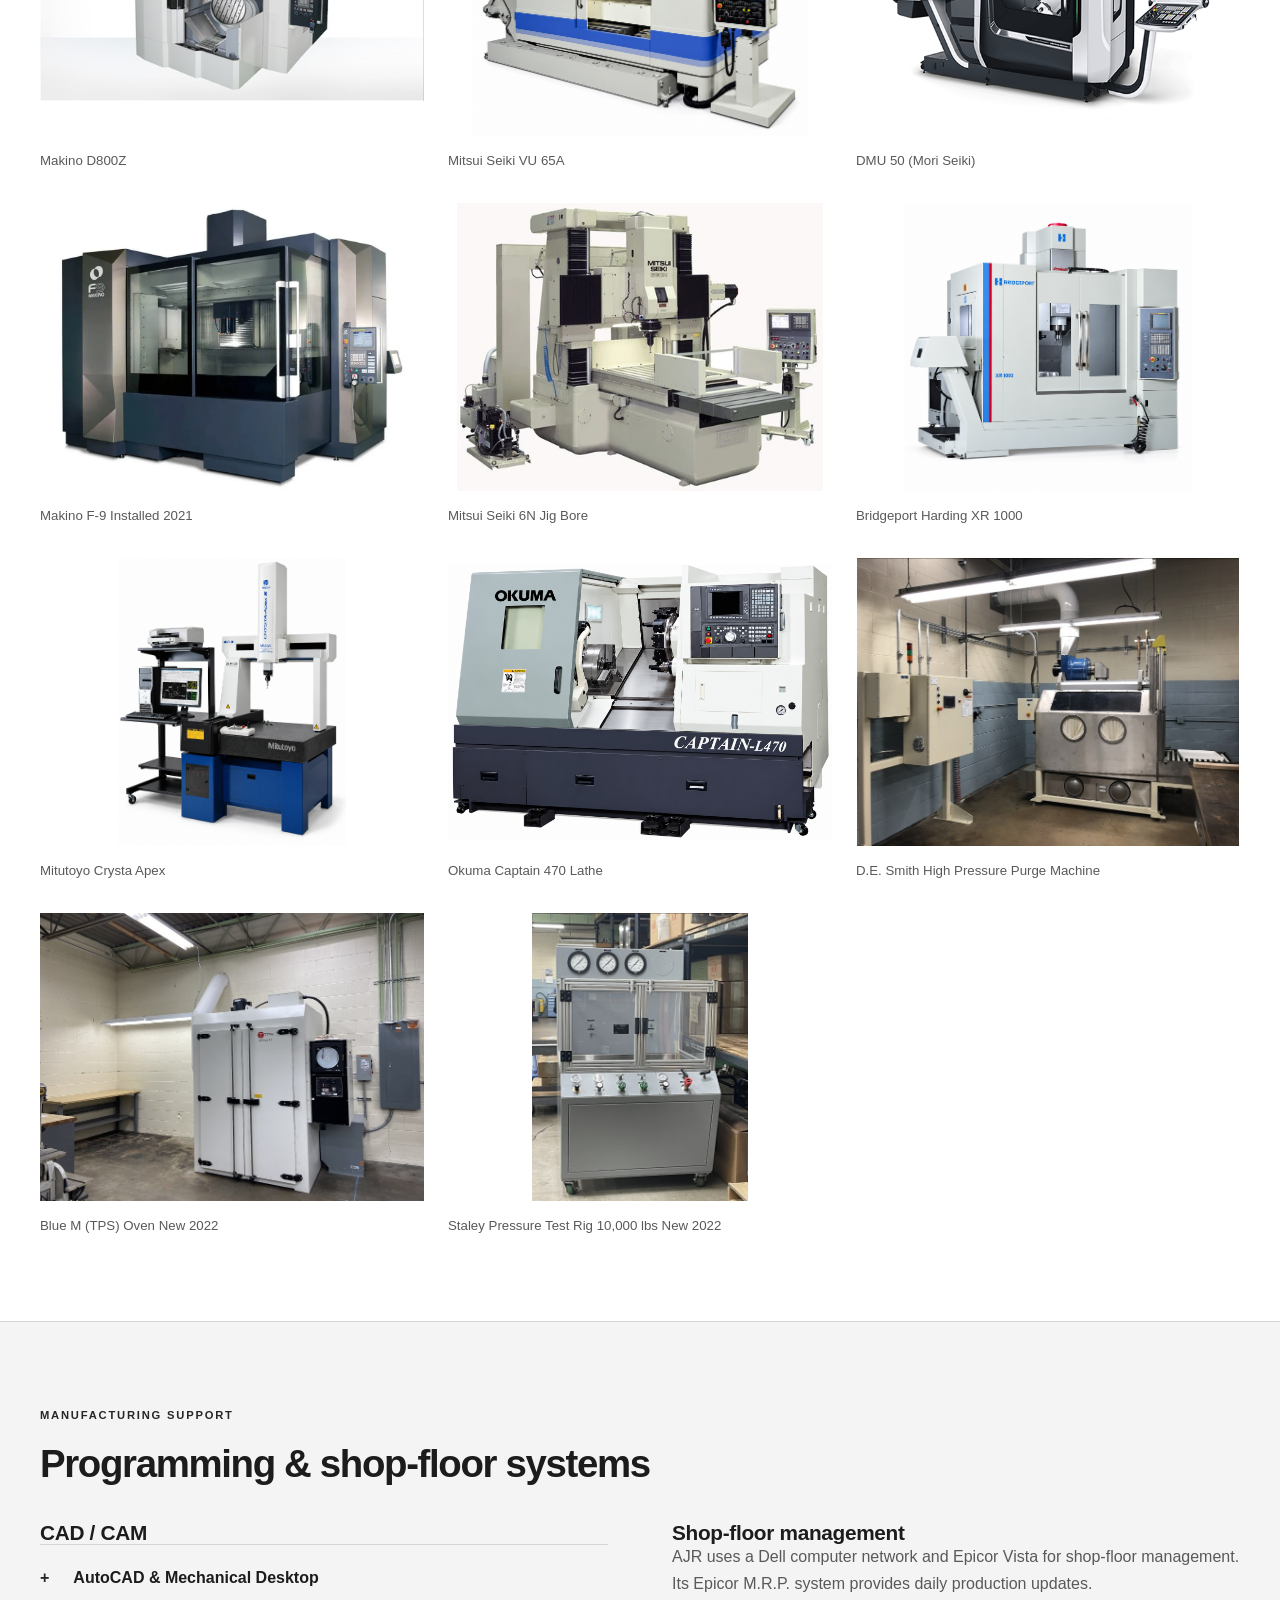
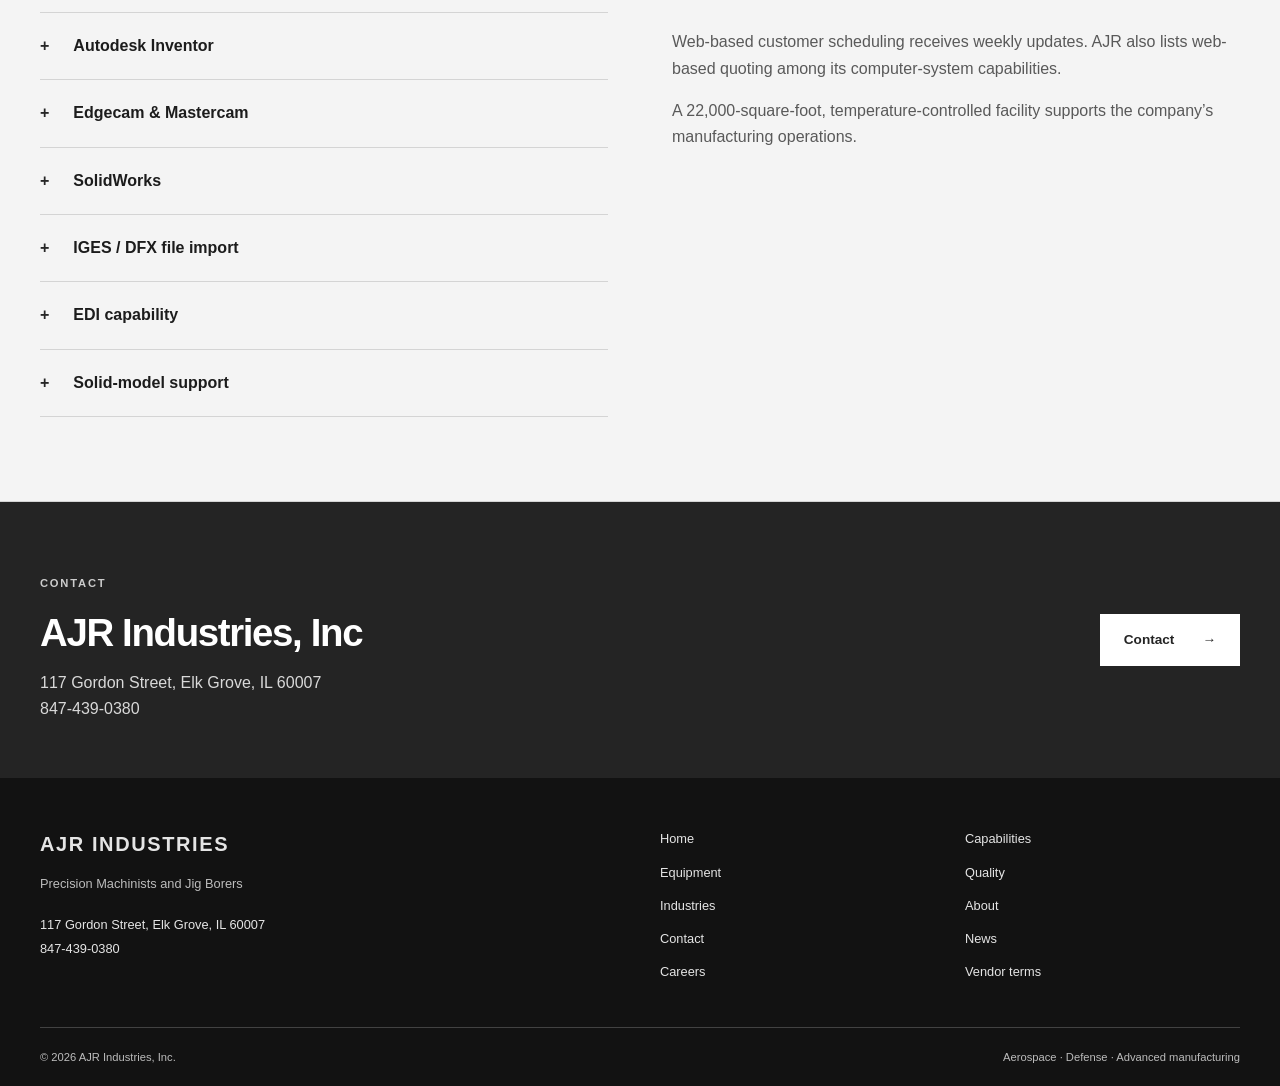
<file: equipment.html>
<!doctype html>
<html lang="en">
<head><meta charset="utf-8"><meta name="viewport" content="width=device-width, initial-scale=1"><meta name="description" content="AJR Industries — precision machining for aerospace, defense, and advanced manufacturing. Equipment."><title>AJR Industries | Equipment</title><link rel="stylesheet" href="assets/styles.css"><script src="assets/site.js" defer></script>
<link rel="icon" type="image/png" href="assets/favicon.png">
</head>
<body><a class="skip-link" href="#main">Skip to content</a>
<div class="utility">
<div class="container"><span>Precision Machinists and Jig Borers</span><nav class="utility-links" aria-label="Company resources"><a href="news.html">News</a><a href="job-openings.html">Careers</a><a href="vendor-terms-and-conditions.html">Vendor terms</a><a href="tel:+18474390380">847-439-0380</a></nav>
</div>
</div>
<header>
<div class="container header-inner"><a class="brand" href="index.html" aria-label="AJR Industries home"><span class="brand-mark">AJR</span><span>INDUSTRIES<small>Precision Machinists and Jig Borers</small></span></a><button class="menu-toggle" hidden aria-controls="site-nav" aria-expanded="false">Menu <span class="menu-icon" aria-hidden="true"></span></button>
<nav id="site-nav" aria-label="Main navigation"><a href="index.html"  class="">Home</a><a href="capabilities.html"  class="">Capabilities</a><a href="equipment.html" aria-current="page" class="">Equipment</a><a href="quality.html"  class="">Quality</a><a href="industries.html"  class="">Industries</a><a href="about.html"  class="">About</a><a href="contact.html"  class="nav-contact">Contact</a>
</nav>
</div>
</header>
<main id="main">
<section class="page-intro">
<div class="container">
<p class="eyebrow">Equipment</p>
<h1>The machines behind the precision</h1>
<p class="lead">5-axis machining centers, jig borers, turning equipment, CMMs, and specialized aerospace process equipment.</p>
</div>
</section>
<section class="section">
<div class="container">
<div class="section-heading">
<div>
<p class="eyebrow">Equipment specifications</p>
<h2>Machine sizes for application planning</h2>
</div>
</div>
<p class="section-copy">Compare AJR’s listed machine sizes, quantities, and configurations. Dimensions are in inches and retain the order shown in AJR’s equipment listing.</p>
<aside class="notice fit-note">
<h3>Checking part fit</h3>
<p>Machine size is a starting point for evaluating a part. Confirm dimension definitions, fixtures, tool clearance, part orientation, and usable capacity with AJR before selecting a machine.</p>
</aside>
<nav class="actions" aria-label="Equipment categories">
<a class="text-link" href="#machining">Machining, turning &amp; jig boring ↓</a>
<a class="text-link" href="#inspection">Quality control ↓</a>
<a class="text-link" href="#processing">Specialized processing ↓</a>
<a class="text-link" href="#equipment-photos">Equipment photos ↓</a>
</nav>
<div class="section-heading spaced" id="machining"><div><p class="eyebrow">CNC department</p><h2>Machining, turning &amp; jig boring</h2></div></div>
<div class="equipment-comparison">
<table class="equipment-table" role="table">
<caption>Machining, turning &amp; jig boring — dimensions in inches</caption>
<thead role="rowgroup"><tr role="row"><th scope="col" role="columnheader">Machine / quantity</th><th scope="col" role="columnheader">Listed machine size</th><th scope="col" role="columnheader">Configuration / details</th></tr></thead>
<tbody role="rowgroup">
<tr role="row">
<th scope="row" role="rowheader"><span class="machine-name">Mitsui-Seiki VU65A</span><span class="machine-type">2 machines · 5-axis CNC machining</span></th>
<td role="cell"><dl class="machine-dimensions"><dt>Machine size</dt><dd>59 × 27 × 24 in.</dd></dl></td>
<td role="cell"><span class="mobile-column-label" aria-hidden="true">Configuration / details</span>60-tool changer</td>
</tr>
<tr role="row">
<th scope="row" role="rowheader"><span class="machine-name">Mitsui-Seiki VU65A</span><span class="machine-type">1 machine · 5-axis CNC machining</span></th>
<td role="cell"><dl class="machine-dimensions"><dt>Machine size</dt><dd>50 × 25.5 × 24 in.</dd></dl></td>
<td role="cell"><span class="mobile-column-label" aria-hidden="true">Configuration / details</span>60-tool changer</td>
</tr>
<tr role="row">
<th scope="row" role="rowheader"><span class="machine-name">Mitsui-Seiki 6CN Jig Bore</span><span class="machine-type">3 machines · Vertical CNC jig boring</span></th>
<td role="cell"><dl class="machine-dimensions"><dt>Machine size</dt><dd>40 × 29 × 29 in.</dd></dl></td>
<td role="cell"><span class="mobile-column-label" aria-hidden="true">Configuration / details</span>5-axis listing · Automatic tool changer<p class="dimension-note">Also captioned “Mitsui Seiki 6N Jig Bore” in AJR’s equipment gallery; confirm model designation.</p></td>
</tr>
<tr role="row">
<th scope="row" role="rowheader"><span class="machine-name">Makino D800Z</span><span class="machine-type">1 machine · 5-axis machining center</span></th>
<td role="cell"><dl class="machine-dimensions"><dt>Machine size</dt><dd>47 × 43 × 26 in.</dd></dl></td>
<td role="cell"><span class="mobile-column-label" aria-hidden="true">Configuration / details</span>120-tool changer</td>
</tr>
<tr role="row">
<th scope="row" role="rowheader"><span class="machine-name">DMG Mori DMU 50</span><span class="machine-type">1 machine · 5-axis machining center</span></th>
<td role="cell"><dl class="machine-dimensions"><dt>Machine size</dt><dd>25.6 × 20.5 × 18.7 in.</dd></dl></td>
<td role="cell"><span class="mobile-column-label" aria-hidden="true">Configuration / details</span>60-tool changer</td>
</tr>
<tr role="row">
<th scope="row" role="rowheader"><span class="machine-name">Makino F9</span><span class="machine-type">1 machine · Vertical machining center</span></th>
<td role="cell"><dl class="machine-dimensions"><dt>Machine size</dt><dd>70 × 31.5 × 25.6 in.</dd></dl></td>
<td role="cell"><span class="mobile-column-label" aria-hidden="true">Configuration / details</span>60-tool changer</td>
</tr>
<tr role="row">
<th scope="row" role="rowheader"><span class="machine-name">Bridgeport / Hardinge XR 1000</span><span class="machine-type">1 machine · 5-axis machining</span></th>
<td role="cell"><dl class="machine-dimensions"><dt>Machine size</dt><dd>40 × 20 × 27 in.</dd></dl></td>
<td role="cell"></td>
</tr>
<tr role="row">
<th scope="row" role="rowheader"><span class="machine-name">Makino FNC 74</span><span class="machine-type">1 machine · CNC vertical machining center</span></th>
<td role="cell"><dl class="machine-dimensions"><dt>Machine size</dt><dd>27.5 × 17.75 × 17.75 in.</dd></dl></td>
<td role="cell"></td>
</tr>
<tr role="row">
<th scope="row" role="rowheader"><span class="machine-name">Okuma Howa Captain L470</span><span class="machine-type">1 machine · CNC turning center</span></th>
<td role="cell"><dl class="machine-dimensions"><dt>Machine size</dt><dd>16.5 × 50 in.</dd></dl></td>
<td role="cell"></td>
</tr>
<tr role="row">
<th scope="row" role="rowheader"><span class="machine-name">Leblond Makino Baron 25</span><span class="machine-type">1 machine · CNC lathe</span></th>
<td role="cell"><dl class="machine-dimensions"><dt>Machine size</dt><dd>13 × 40 in.</dd></dl></td>
<td role="cell"></td>
</tr>
<tr role="row">
<th scope="row" role="rowheader"><span class="machine-name">SIP #5E Jigbore</span><span class="machine-type">2 machines · Jig boring</span></th>
<td role="cell"><dl class="machine-dimensions"><dt>Machine size</dt><dd>28 × 19 × 32 in.</dd></dl></td>
<td role="cell"><span class="mobile-column-label" aria-hidden="true">Configuration / details</span>Rotary tilt table</td>
</tr>
<tr role="row">
<th scope="row" role="rowheader"><span class="machine-name">Mori-Seiki MR2000G</span><span class="machine-type">1 machine · Lathe</span></th>
<td role="cell"><dl class="machine-dimensions"><dt>Machine size</dt><dd>21 in. diameter × 80 in.</dd></dl></td>
<td role="cell"></td>
</tr>
<tr role="row">
<th scope="row" role="rowheader"><span class="machine-name">Mori-Seiki MG915</span><span class="machine-type">1 machine · Lathe</span></th>
<td role="cell"><dl class="machine-dimensions"><dt>Machine size</dt><dd>17 in. diameter × 40 in.</dd></dl></td>
<td role="cell"></td>
</tr>
<tr role="row">
<th scope="row" role="rowheader"><span class="machine-name">Bridgeport Vertical Milling Machines</span><span class="machine-type">3 machines · Vertical milling</span></th>
<td role="cell"><dl class="machine-dimensions"><dt>Machine size</dt><dd>Not listed</dd></dl><p class="dimension-note">Contact AJR for dimensions.</p></td>
<td role="cell"><span class="mobile-column-label" aria-hidden="true">Configuration / details</span>Digital readout · One machine with slotting attachment</td>
</tr>
</tbody>
</table>
</div>
<div class="section-heading spaced" id="inspection"><div><p class="eyebrow">Quality control equipment</p><h2>Coordinate measurement systems</h2></div></div>
<p class="section-copy">The CMM dimensions below are published as machine sizes. Confirm the required measuring range with AJR.</p>
<div class="equipment-comparison">
<table class="equipment-table" role="table">
<caption>Quality control equipment — dimensions in inches</caption>
<thead role="rowgroup"><tr role="row"><th scope="col" role="columnheader">Machine / quantity</th><th scope="col" role="columnheader">Listed machine size</th><th scope="col" role="columnheader">Configuration / details</th></tr></thead>
<tbody role="rowgroup">
<tr role="row">
<th scope="row" role="rowheader"><span class="machine-name">Mitutoyo CMM Strato 910</span><span class="machine-type">1 machine · Coordinate measurement</span></th>
<td role="cell"><dl class="machine-dimensions"><dt>Machine size</dt><dd>35.62 × 39.56 × 23.81 in.</dd></dl></td>
<td role="cell"></td>
</tr>
<tr role="row">
<th scope="row" role="rowheader"><span class="machine-name">Mitutoyo CMM CRT-Apex 7106</span><span class="machine-type">1 machine · Coordinate measurement</span></th>
<td role="cell"><dl class="machine-dimensions"><dt>Machine size</dt><dd>28 × 39 × 24 in.</dd></dl></td>
<td role="cell"></td>
</tr>
<tr role="row">
<th scope="row" role="rowheader"><span class="machine-name">Mitutoyo CMM CRT-Crysta 9106</span><span class="machine-type">1 machine · Coordinate measurement</span></th>
<td role="cell"><dl class="machine-dimensions"><dt>Machine size</dt><dd>35.62 × 39.56 × 23.81 in.</dd></dl></td>
<td role="cell"></td>
</tr>
</tbody>
</table>
</div>
<div class="section-heading spaced" id="processing"><div><p class="eyebrow">Specialized equipment</p><h2>Purging, testing &amp; thermal processing</h2></div></div>
<div class="equipment-comparison">
<table class="equipment-table" role="table">
<caption>Specialized processing equipment — dimensions in inches</caption>
<thead role="rowgroup"><tr role="row"><th scope="col" role="columnheader">Machine / quantity</th><th scope="col" role="columnheader">Listed machine size</th><th scope="col" role="columnheader">Configuration / details</th></tr></thead>
<tbody role="rowgroup">
<tr role="row">
<th scope="row" role="rowheader"><span class="machine-name">D.E. Smith High-Pressure Purge Machine</span><span class="machine-type">1 machine · Internal-core purging</span></th>
<td role="cell"><dl class="machine-dimensions"><dt>Machine size</dt><dd>Not listed</dd></dl><p class="dimension-note">Contact AJR for dimensions.</p></td>
<td role="cell"><span class="mobile-column-label" aria-hidden="true">Configuration / details</span>10-micron and 2-micron filtration for internal cores of castings</td>
</tr>
<tr role="row">
<th scope="row" role="rowheader"><span class="machine-name">Staley Pressure-Test Rigs</span><span class="machine-type">2 machines · Aerospace housing pressure testing</span></th>
<td role="cell"><dl class="machine-dimensions"><dt>Machine size</dt><dd>Not listed</dd></dl><p class="dimension-note">Contact AJR for dimensions.</p></td>
<td role="cell"><span class="mobile-column-label" aria-hidden="true">Configuration / details</span>Published rating: up to 10,000 LBS. Confirm pressure units and operating rating with AJR.</td>
</tr>
<tr role="row">
<th scope="row" role="rowheader"><span class="machine-name">Blue M (TPS) Ovens</span><span class="machine-type">2 machines · Thermal processing</span></th>
<td role="cell"><dl class="machine-dimensions"><dt>Machine size</dt><dd>Not listed</dd></dl><p class="dimension-note">Contact AJR for dimensions.</p></td>
<td role="cell"><span class="mobile-column-label" aria-hidden="true">Configuration / details</span>Thermal-fit liners and stress-relief parts</td>
</tr>
</tbody>
</table>
</div>
</div>
</section>
<section class="section equipment-photography" id="equipment-photos">
<div class="container">
<div class="section-heading"><div><p class="eyebrow">Equipment gallery</p><h2>Machining, inspection &amp; processing</h2></div></div>
<p class="section-copy">Photographs from AJR’s equipment lineup. Select a photograph to view it at full size.</p>
<div class="equipment-gallery">
<figure><a class="equipment-photo-link" href="assets/images/equipment/machine-01-makino-d800z.jpg" aria-label="View Makino D800Z photograph at full size"><img src="assets/images/equipment/machine-01-makino-d800z.jpg" width="500" height="284" loading="lazy" decoding="async" alt="Makino D800Z machining center"></a><figcaption>Makino D800Z</figcaption></figure>
<figure><a class="equipment-photo-link" href="assets/images/equipment/machine-02-mitsui-seiki-vu65a.png" aria-label="View Mitsui Seiki VU 65A photograph at full size"><img src="assets/images/equipment/machine-02-mitsui-seiki-vu65a.png" width="1354" height="1162" loading="lazy" decoding="async" alt="Mitsui Seiki VU 65A machining center"></a><figcaption>Mitsui Seiki VU 65A</figcaption></figure>
<figure><a class="equipment-photo-link" href="assets/images/equipment/machine-03-dmu-50-mori-seiki.png" aria-label="View DMU 50 (Mori Seiki) photograph at full size"><img src="assets/images/equipment/machine-03-dmu-50-mori-seiki.png" width="600" height="400" loading="lazy" decoding="async" alt="DMU 50 machining center and control panel"></a><figcaption>DMU 50 (Mori Seiki)</figcaption></figure>
<figure><a class="equipment-photo-link" href="assets/images/equipment/machine-04-makino-f9.webp" aria-label="View Makino F-9 Installed 2021 photograph at full size"><img src="assets/images/equipment/machine-04-makino-f9.webp" width="1024" height="823" loading="lazy" decoding="async" alt="Makino F9 machining center"></a><figcaption>Makino F-9 Installed 2021</figcaption></figure>
<figure><a class="equipment-photo-link" href="assets/images/equipment/machine-05-mitsui-seiki-6n-jig-bore.webp" aria-label="View Mitsui Seiki 6N Jig Bore photograph at full size"><img src="assets/images/equipment/machine-05-mitsui-seiki-6n-jig-bore.webp" width="500" height="393" loading="lazy" decoding="async" alt="Mitsui Seiki jig boring machine and control panel"></a><figcaption>Mitsui Seiki 6N Jig Bore</figcaption></figure>
<figure><a class="equipment-photo-link" href="assets/images/equipment/machine-06-bridgeport-hardinge-xr1000.png" aria-label="View Bridgeport Harding XR 1000 photograph at full size"><img src="assets/images/equipment/machine-06-bridgeport-hardinge-xr1000.png" width="1254" height="1254" loading="lazy" decoding="async" alt="Bridgeport XR 1000 machining center"></a><figcaption>Bridgeport Harding XR 1000</figcaption></figure>
<figure><a class="equipment-photo-link" href="assets/images/equipment/machine-07-mitutoyo-crysta-apex.png" aria-label="View Mitutoyo Crysta Apex photograph at full size"><img src="assets/images/equipment/machine-07-mitutoyo-crysta-apex.png" width="1114" height="1412" loading="lazy" decoding="async" alt="Mitutoyo Crysta Apex coordinate measuring machine"></a><figcaption>Mitutoyo Crysta Apex</figcaption></figure>
<figure><a class="equipment-photo-link" href="assets/images/equipment/machine-08-okuma-captain-470-lathe.png" aria-label="View Okuma Captain 470 Lathe photograph at full size"><img src="assets/images/equipment/machine-08-okuma-captain-470-lathe.png" width="1482" height="1062" loading="lazy" decoding="async" alt="Okuma Captain 470 lathe with open enclosure and control panel"></a><figcaption>Okuma Captain 470 Lathe</figcaption></figure>
<figure><a class="equipment-photo-link" href="assets/images/equipment/machine-09-de-smith-purge-machine.jpg" aria-label="View D.E. Smith High Pressure Purge Machine photograph at full size"><img src="assets/images/equipment/machine-09-de-smith-purge-machine.jpg" width="812" height="611" loading="lazy" decoding="async" alt="D.E. Smith high-pressure purge machine on the shop floor"></a><figcaption>D.E. Smith High Pressure Purge Machine</figcaption></figure>
<figure><a class="equipment-photo-link" href="assets/images/equipment/machine-10-blue-m-tps-oven.jpg" aria-label="View Blue M (TPS) Oven New 2022 photograph at full size"><img src="assets/images/equipment/machine-10-blue-m-tps-oven.jpg" width="812" height="609" loading="lazy" decoding="async" alt="Blue M TPS oven on the shop floor"></a><figcaption>Blue M (TPS) Oven New 2022</figcaption></figure>
<figure><a class="equipment-photo-link" href="assets/images/equipment/machine-11-staley-pressure-test-rig.jpg" aria-label="View Staley Pressure Test Rig 10,000 lbs New 2022 photograph at full size"><img src="assets/images/equipment/machine-11-staley-pressure-test-rig.jpg" width="456" height="610" loading="lazy" decoding="async" alt="Staley pressure-test rig with gauges and control panel"></a><figcaption>Staley Pressure Test Rig 10,000 lbs New 2022</figcaption></figure>
</div>
</div>
</section>
<section class="section tinted">
<div class="container">
<div class="section-heading"><div><p class="eyebrow">Manufacturing support</p><h2 id="computer-systems">Programming &amp; shop-floor systems</h2></div></div>
<div class="split">
<div><h3>CAD / CAM</h3><div class="quality-summary"><span>AutoCAD &amp; Mechanical Desktop</span><span>Autodesk Inventor</span><span>Edgecam &amp; Mastercam</span><span>SolidWorks</span><span>IGES / DFX file import</span><span>EDI capability</span><span>Solid-model support</span></div></div>
<div><h3>Shop-floor management</h3><p class="section-copy">AJR uses a Dell computer network and Epicor Vista for shop-floor management. Its Epicor M.R.P. system provides daily production updates.</p><p>Web-based customer scheduling receives weekly updates. AJR also lists web-based quoting among its computer-system capabilities.</p><p>A 22,000-square-foot, temperature-controlled facility supports the company’s manufacturing operations.</p></div>
</div>
</div>
</section>
<section class="cta">
<div class="container cta-inner">
<div>
<p class="eyebrow">Contact</p>
<h2>AJR Industries, Inc</h2>
<p>117 Gordon Street, Elk Grove, IL 60007<br><a href="tel:+18474390380">847-439-0380</a></p>
</div><a class="button light" href="contact.html">Contact <span aria-hidden="true">→</span></a>
</div>
</section>
</main>
<footer>
<div class="container footer-top">
<div><a class="footer-brand" href="index.html">AJR INDUSTRIES</a>
<p>Precision Machinists and Jig Borers</p><address>117 Gordon Street, Elk Grove, IL 60007<br><a href="tel:+18474390380">847-439-0380</a></address>
</div>
<nav aria-label="Footer navigation"><a href="index.html">Home</a><a href="capabilities.html">Capabilities</a><a href="equipment.html">Equipment</a><a href="quality.html">Quality</a><a href="industries.html">Industries</a><a href="about.html">About</a><a href="contact.html">Contact</a>
<a href="news.html">News</a><a href="job-openings.html">Careers</a><a href="vendor-terms-and-conditions.html">Vendor terms</a></nav>
</div>
<div class="container footer-bottom"><span>© <span id="year">2026</span> AJR Industries, Inc.</span><span>Aerospace · Defense · Advanced manufacturing</span>
</div>
</footer>
</body>
</html>
</file>
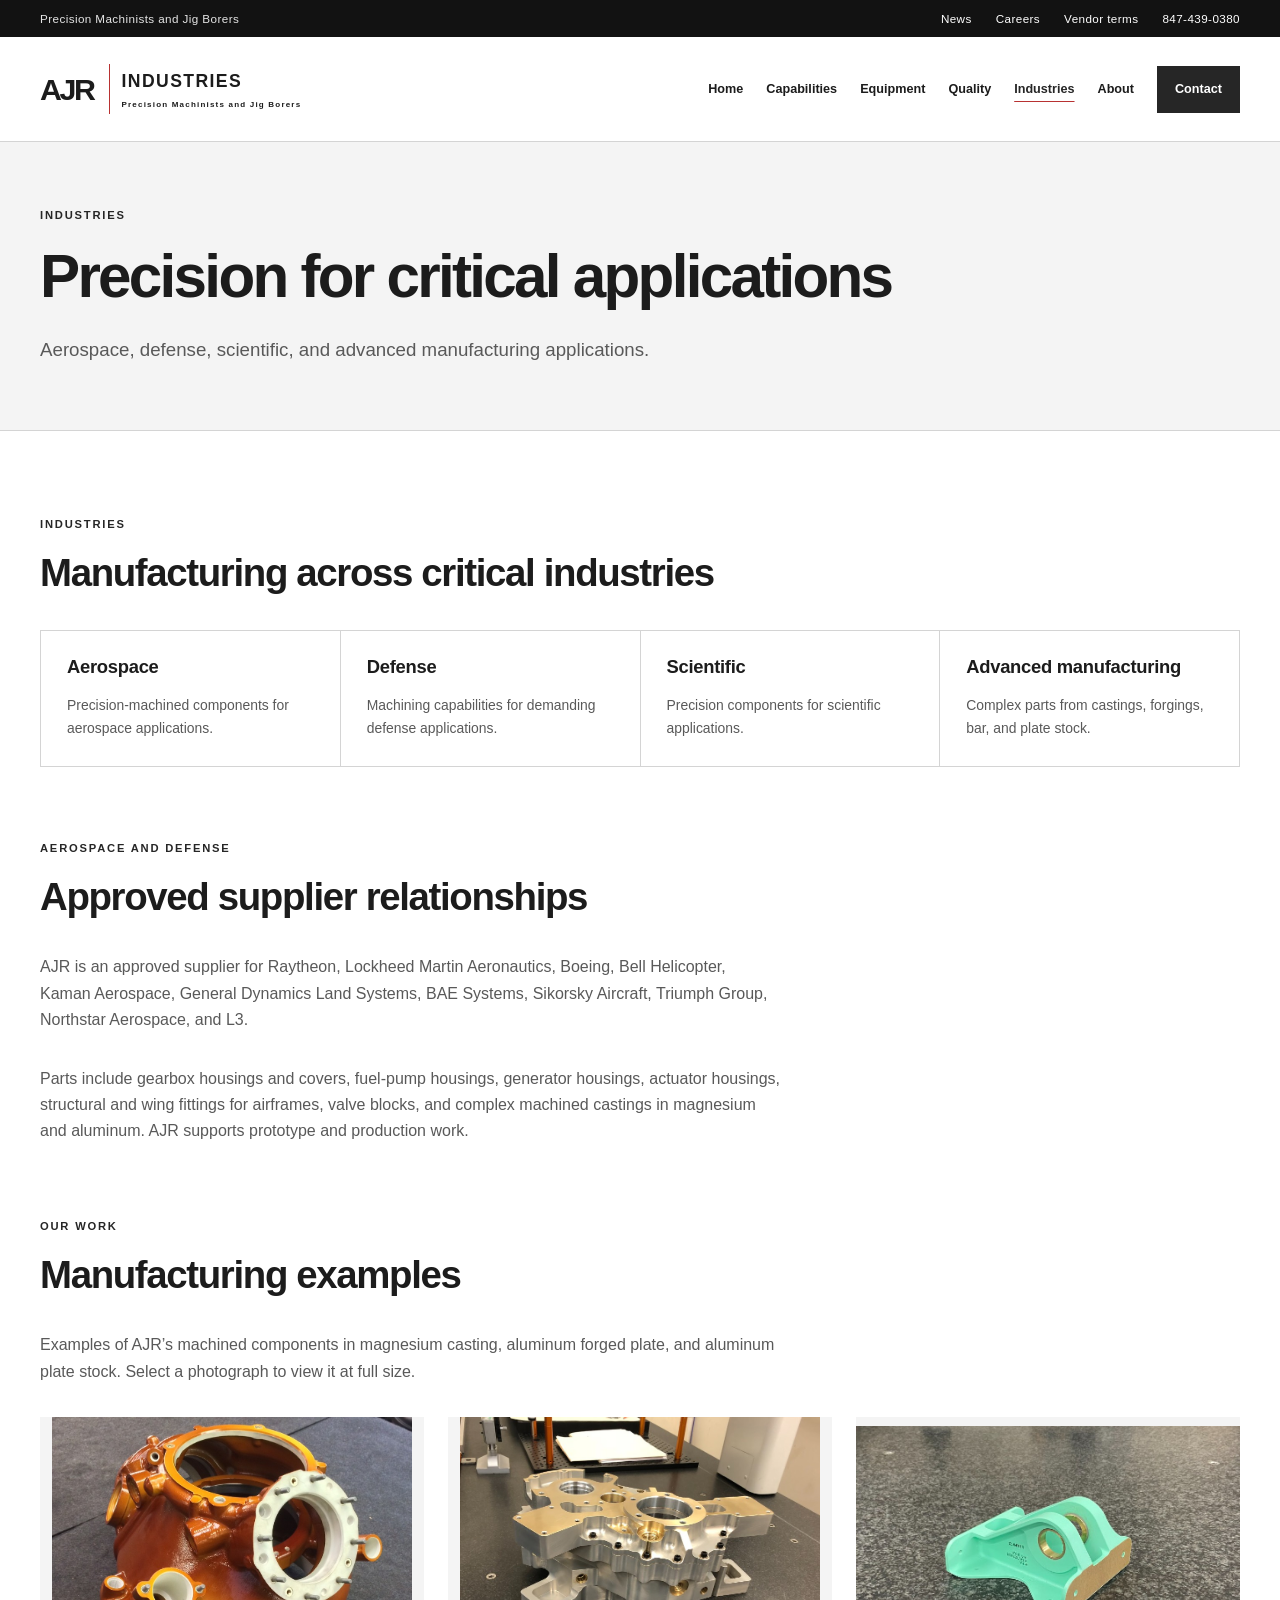
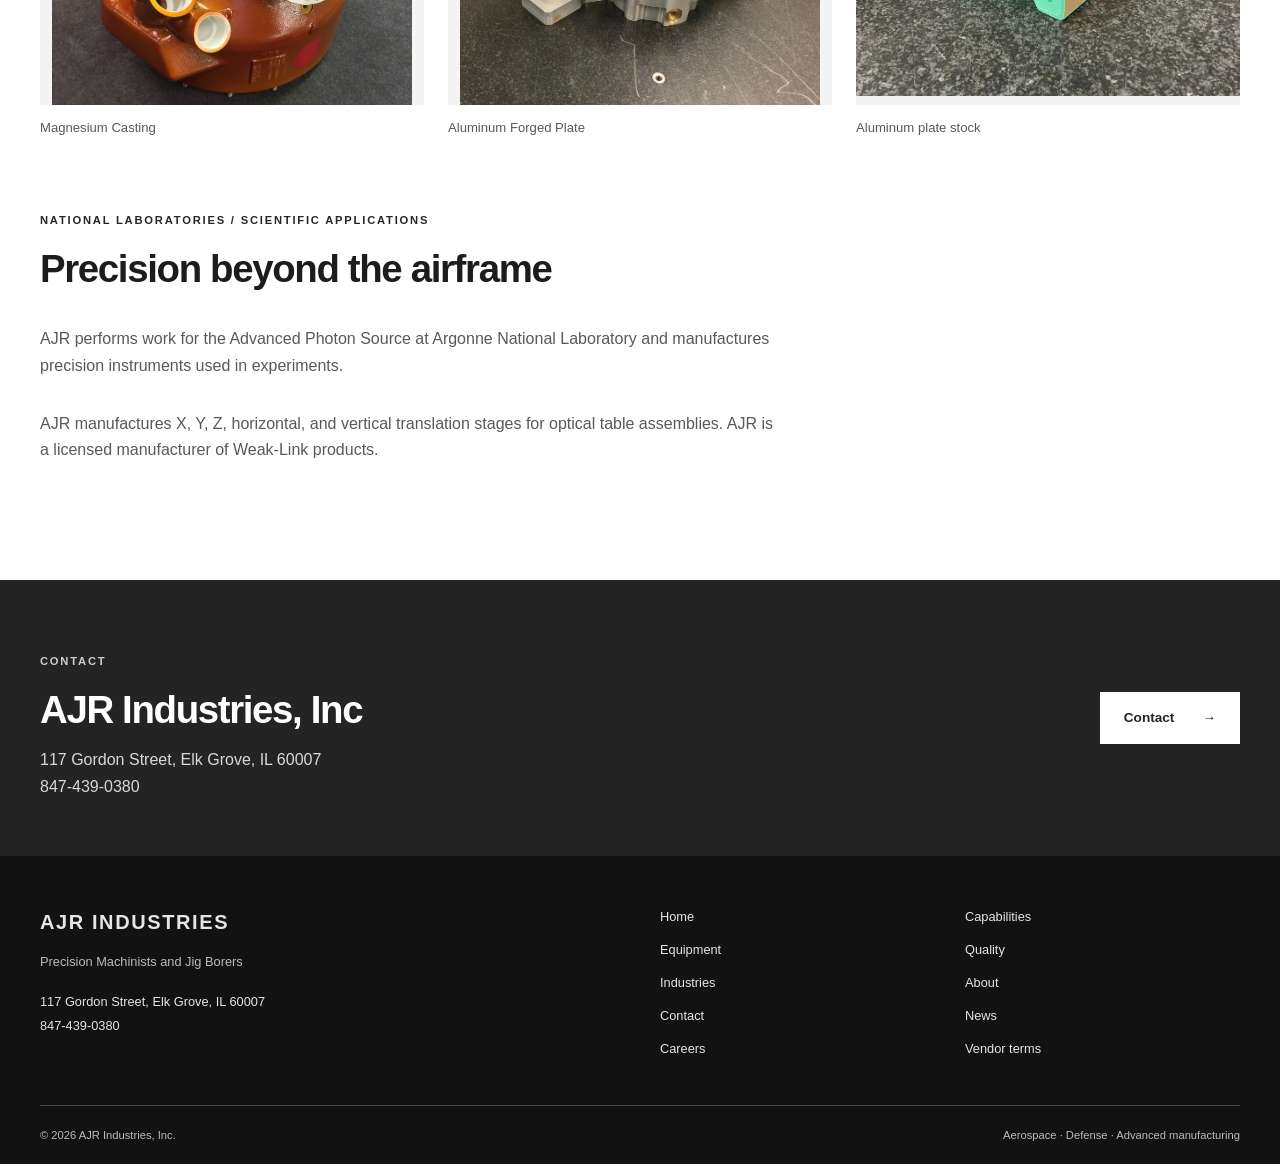
<file: industries.html>
<!doctype html>
<html lang="en">
<head><meta charset="utf-8"><meta name="viewport" content="width=device-width, initial-scale=1"><meta name="description" content="AJR Industries — precision machining for aerospace, defense, and advanced manufacturing. Industries."><title>AJR Industries | Industries</title><link rel="stylesheet" href="assets/styles.css"><script src="assets/site.js" defer></script>
<link rel="icon" type="image/png" href="assets/favicon.png">
</head>
<body><a class="skip-link" href="#main">Skip to content</a>
<div class="utility">
<div class="container"><span>Precision Machinists and Jig Borers</span><nav class="utility-links" aria-label="Company resources"><a href="news.html">News</a><a href="job-openings.html">Careers</a><a href="vendor-terms-and-conditions.html">Vendor terms</a><a href="tel:+18474390380">847-439-0380</a></nav>
</div>
</div>
<header>
<div class="container header-inner"><a class="brand" href="index.html" aria-label="AJR Industries home"><span class="brand-mark">AJR</span><span>INDUSTRIES<small>Precision Machinists and Jig Borers</small></span></a><button class="menu-toggle" hidden aria-controls="site-nav" aria-expanded="false">Menu <span class="menu-icon" aria-hidden="true"></span></button>
<nav id="site-nav" aria-label="Main navigation"><a href="index.html"  class="">Home</a><a href="capabilities.html"  class="">Capabilities</a><a href="equipment.html"  class="">Equipment</a><a href="quality.html"  class="">Quality</a><a href="industries.html" aria-current="page" class="">Industries</a><a href="about.html"  class="">About</a><a href="contact.html"  class="nav-contact">Contact</a>
</nav>
</div>
</header>
<main id="main">
<section class="page-intro">
<div class="container">
<p class="eyebrow">Industries</p>
<h1>Precision for critical applications</h1>
<p class="lead">Aerospace, defense, scientific, and advanced manufacturing applications.</p>
</div>
</section>
<section class="section ">
<div class="container">
<div class="section-heading">
<div>
<p class="eyebrow">Industries</p>
<h2>Manufacturing across critical industries</h2>
</div>
</div>
<div class="industry-grid">
<article>
<h3>Aerospace</h3>
<p class="industry-description">Precision-machined components for aerospace applications.</p>
</article>
<article>
<h3>Defense</h3>
<p class="industry-description">Machining capabilities for demanding defense applications.</p>
</article>
<article>
<h3>Scientific</h3>
<p class="industry-description">Precision components for scientific applications.</p>
</article>
<article>
<h3>Advanced manufacturing</h3>
<p class="industry-description">Complex parts from castings, forgings, bar, and plate stock.</p>
</article>
</div>
<div class="section-heading spaced"><div><p class="eyebrow">Aerospace and defense</p><h2 id="supplier-relationships">Approved supplier relationships</h2></div></div>
<p class="section-copy">AJR is an approved supplier for Raytheon, Lockheed Martin Aeronautics, Boeing, Bell Helicopter, Kaman Aerospace, General Dynamics Land Systems, BAE Systems, Sikorsky Aircraft, Triumph Group, Northstar Aerospace, and L3.</p>
<p class="section-copy">Parts include gearbox housings and covers, fuel-pump housings, generator housings, actuator housings, structural and wing fittings for airframes, valve blocks, and complex machined castings in magnesium and aluminum. AJR supports prototype and production work.</p>
<div class="section-heading spaced"><div><p class="eyebrow">Our work</p><h2>Manufacturing examples</h2></div></div>
<p class="section-copy">Examples of AJR’s machined components in magnesium casting, aluminum forged plate, and aluminum plate stock. Select a photograph to view it at full size.</p>
<div class="part-gallery">
<figure><a class="part-photo-link" href="assets/images/parts/part-01-magnesium-casting.jpg" aria-label="View magnesium casting photograph 1 at full size"><img src="assets/images/parts/part-01-magnesium-casting.jpg" width="943" height="753" loading="lazy" decoding="async" alt="Machined magnesium casting with circular flanges and multiple ports"></a><figcaption>Magnesium Casting</figcaption></figure>
<figure><a class="part-photo-link" href="assets/images/parts/part-10-aluminum-forged-plate.jpg" aria-label="View aluminum forged plate photograph 10 at full size"><img src="assets/images/parts/part-10-aluminum-forged-plate.jpg" width="862" height="691" loading="lazy" decoding="async" alt="Machined component made from aluminum forged plate"></a><figcaption>Aluminum Forged Plate</figcaption></figure>
<figure><a class="part-photo-link" href="assets/images/parts/part-12-aluminum-plate-stock.jpg" aria-label="View aluminum plate stock photograph 12 at full size"><img src="assets/images/parts/part-12-aluminum-plate-stock.jpg" width="873" height="613" loading="lazy" decoding="async" alt="Machined component made from aluminum plate stock"></a><figcaption>Aluminum plate stock</figcaption></figure>
</div>
<div class="section-heading spaced"><div><p class="eyebrow">National laboratories / scientific applications</p><h2 id="scientific-applications">Precision beyond the airframe</h2></div></div>
<p class="section-copy">AJR performs work for the Advanced Photon Source at Argonne National Laboratory and manufactures precision instruments used in experiments.</p>
<p class="section-copy">AJR manufactures X, Y, Z, horizontal, and vertical translation stages for optical table assemblies. AJR is a licensed manufacturer of Weak-Link products.</p>
</div>
</section>
<section class="cta">
<div class="container cta-inner">
<div>
<p class="eyebrow">Contact</p>
<h2>AJR Industries, Inc</h2>
<p>117 Gordon Street, Elk Grove, IL 60007<br><a href="tel:+18474390380">847-439-0380</a></p>
</div><a class="button light" href="contact.html">Contact <span aria-hidden="true">→</span></a>
</div>
</section>
</main>
<footer>
<div class="container footer-top">
<div><a class="footer-brand" href="index.html">AJR INDUSTRIES</a>
<p>Precision Machinists and Jig Borers</p><address>117 Gordon Street, Elk Grove, IL 60007<br><a href="tel:+18474390380">847-439-0380</a></address>
</div>
<nav aria-label="Footer navigation"><a href="index.html">Home</a><a href="capabilities.html">Capabilities</a><a href="equipment.html">Equipment</a><a href="quality.html">Quality</a><a href="industries.html">Industries</a><a href="about.html">About</a><a href="contact.html">Contact</a>
<a href="news.html">News</a><a href="job-openings.html">Careers</a><a href="vendor-terms-and-conditions.html">Vendor terms</a></nav>
</div>
<div class="container footer-bottom"><span>© <span id="year">2026</span> AJR Industries, Inc.</span><span>Aerospace · Defense · Advanced manufacturing</span>
</div>
</footer>
</body>
</html>
</file>
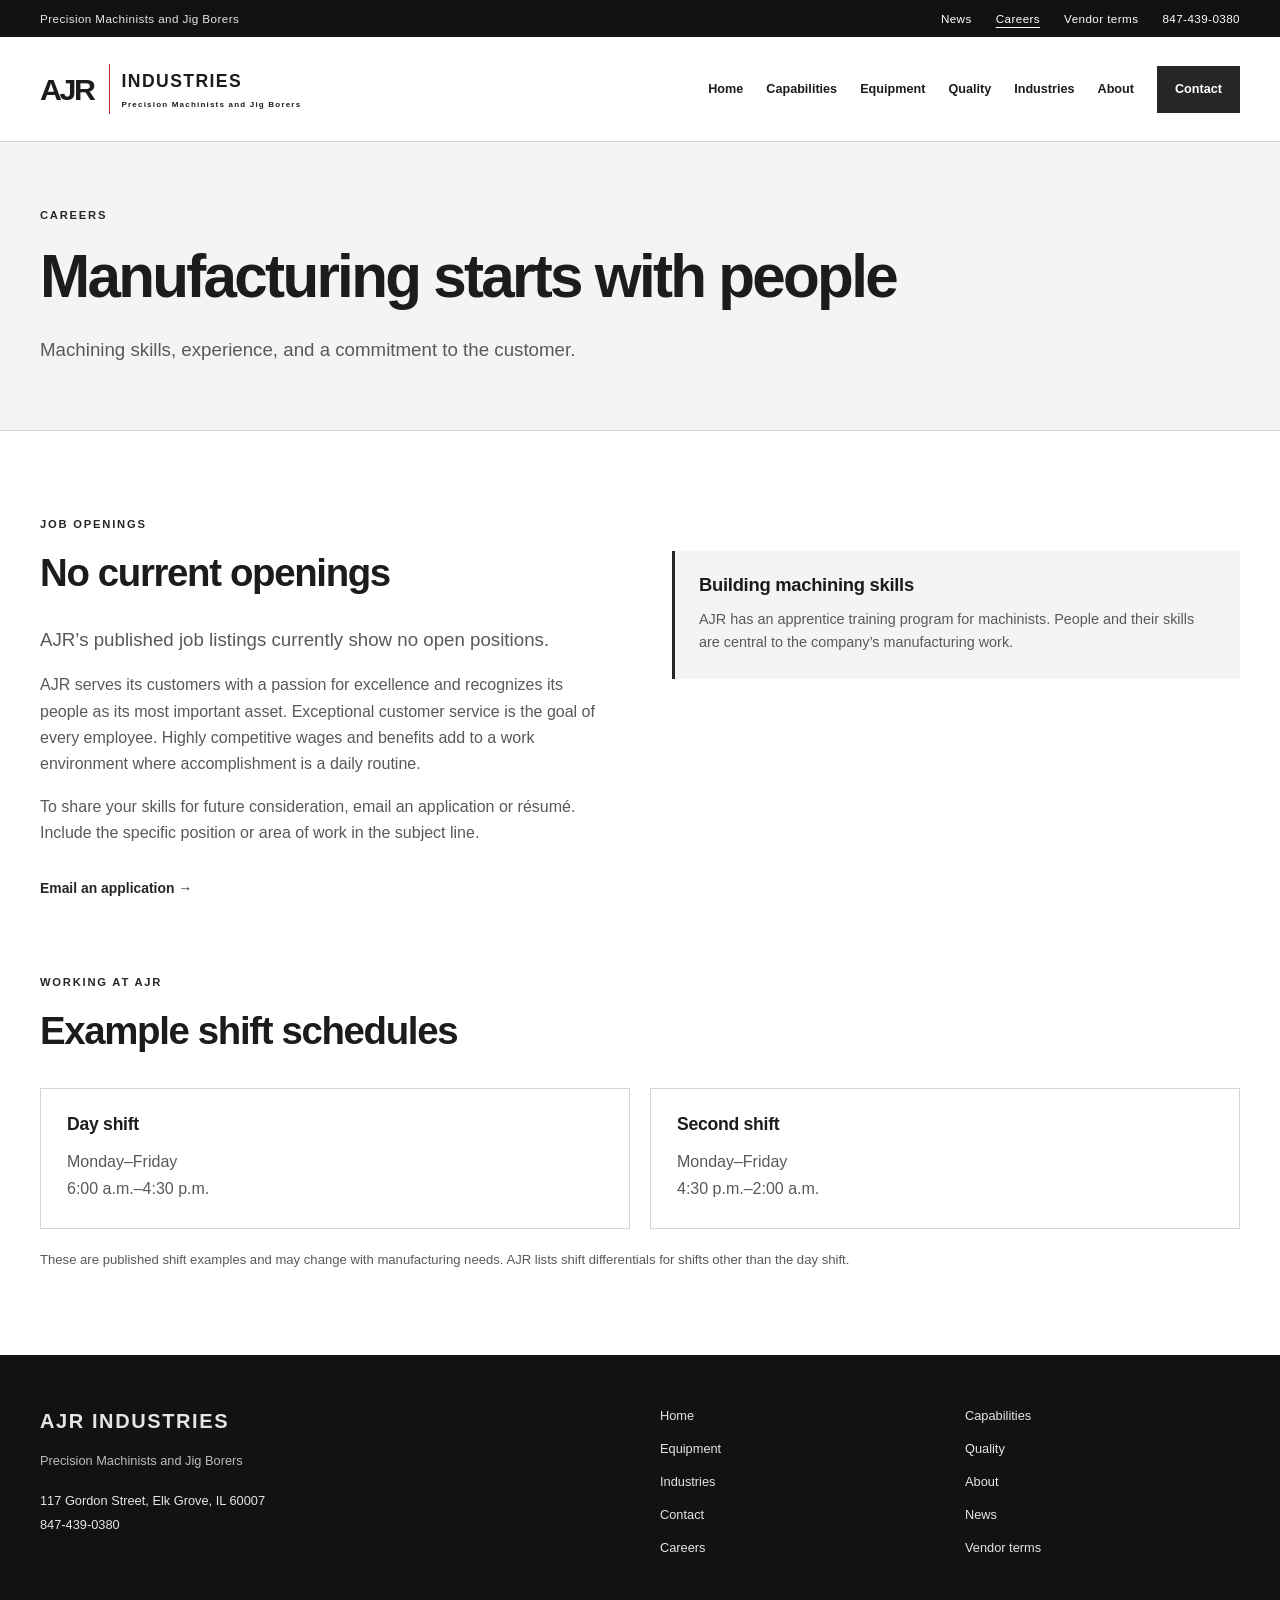
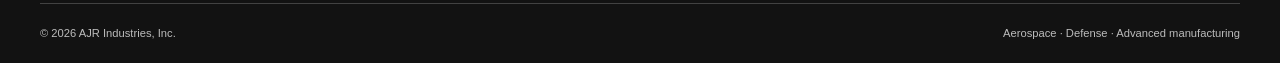
<file: job-openings.html>
<!doctype html>
<html lang="en">
<head><meta charset="utf-8"><meta name="viewport" content="width=device-width, initial-scale=1"><meta name="description" content="Careers at AJR Industries: job-opening status, application contact, and example manufacturing shifts."><title>AJR Industries | Job Openings</title><link rel="stylesheet" href="assets/styles.css"><script src="assets/site.js" defer></script>
<link rel="icon" type="image/png" href="assets/favicon.png">
</head>
<body><a class="skip-link" href="#main">Skip to content</a>
<div class="utility">
<div class="container"><span>Precision Machinists and Jig Borers</span><nav class="utility-links" aria-label="Company resources"><a href="news.html">News</a><a href="job-openings.html" aria-current="page">Careers</a><a href="vendor-terms-and-conditions.html">Vendor terms</a><a href="tel:+18474390380">847-439-0380</a></nav>
</div>
</div>
<header>
<div class="container header-inner"><a class="brand" href="index.html" aria-label="AJR Industries home"><span class="brand-mark">AJR</span><span>INDUSTRIES<small>Precision Machinists and Jig Borers</small></span></a><button class="menu-toggle" hidden aria-controls="site-nav" aria-expanded="false">Menu <span class="menu-icon" aria-hidden="true"></span></button>
<nav id="site-nav" aria-label="Main navigation"><a href="index.html" class="">Home</a><a href="capabilities.html"  class="">Capabilities</a><a href="equipment.html"  class="">Equipment</a><a href="quality.html"  class="">Quality</a><a href="industries.html"  class="">Industries</a><a href="about.html"  class="">About</a><a href="contact.html"  class="nav-contact">Contact</a>
</nav>
</div>
</header>
<main id="main">
<section class="page-intro"><div class="container"><p class="eyebrow">Careers</p><h1>Manufacturing starts with people</h1><p class="lead">Machining skills, experience, and a commitment to the customer.</p></div></section>
<section class="section"><div class="container">
<div class="split"><div><p class="eyebrow">Job openings</p><h2>No current openings</h2><p class="lead section-link">AJR’s published job listings currently show no open positions.</p><p>AJR serves its customers with a passion for excellence and recognizes its people as its most important asset. Exceptional customer service is the goal of every employee. Highly competitive wages and benefits add to a work environment where accomplishment is a daily routine.</p><p>To share your skills for future consideration, email an application or résumé. Include the specific position or area of work in the subject line.</p><a class="text-link section-link" href="mailto:scott@ajrindustries.com">Email an application →</a></div>
<aside class="notice"><h3>Building machining skills</h3><p>AJR has an apprentice training program for machinists. People and their skills are central to the company’s manufacturing work.</p></aside></div>
<div class="section-heading spaced"><div><p class="eyebrow">Working at AJR</p><h2>Example shift schedules</h2></div></div>
<div class="credential-grid"><article><h3>Day shift</h3><p>Monday–Friday<br>6:00 a.m.–4:30 p.m.</p></article><article><h3>Second shift</h3><p>Monday–Friday<br>4:30 p.m.–2:00 a.m.</p></article></div>
<p class="content-note">These are published shift examples and may change with manufacturing needs. AJR lists shift differentials for shifts other than the day shift.</p>
</div></section>
</main>
<footer>
<div class="container footer-top">
<div><a class="footer-brand" href="index.html">AJR INDUSTRIES</a>
<p>Precision Machinists and Jig Borers</p><address>117 Gordon Street, Elk Grove, IL 60007<br><a href="tel:+18474390380">847-439-0380</a></address>
</div>
<nav aria-label="Footer navigation"><a href="index.html">Home</a><a href="capabilities.html">Capabilities</a><a href="equipment.html">Equipment</a><a href="quality.html">Quality</a><a href="industries.html">Industries</a><a href="about.html">About</a><a href="contact.html">Contact</a>
<a href="news.html">News</a><a href="job-openings.html">Careers</a><a href="vendor-terms-and-conditions.html">Vendor terms</a></nav>
</div>
<div class="container footer-bottom"><span>© <span id="year">2026</span> AJR Industries, Inc.</span><span>Aerospace · Defense · Advanced manufacturing</span>
</div>
</footer>
</body>
</html>
</file>
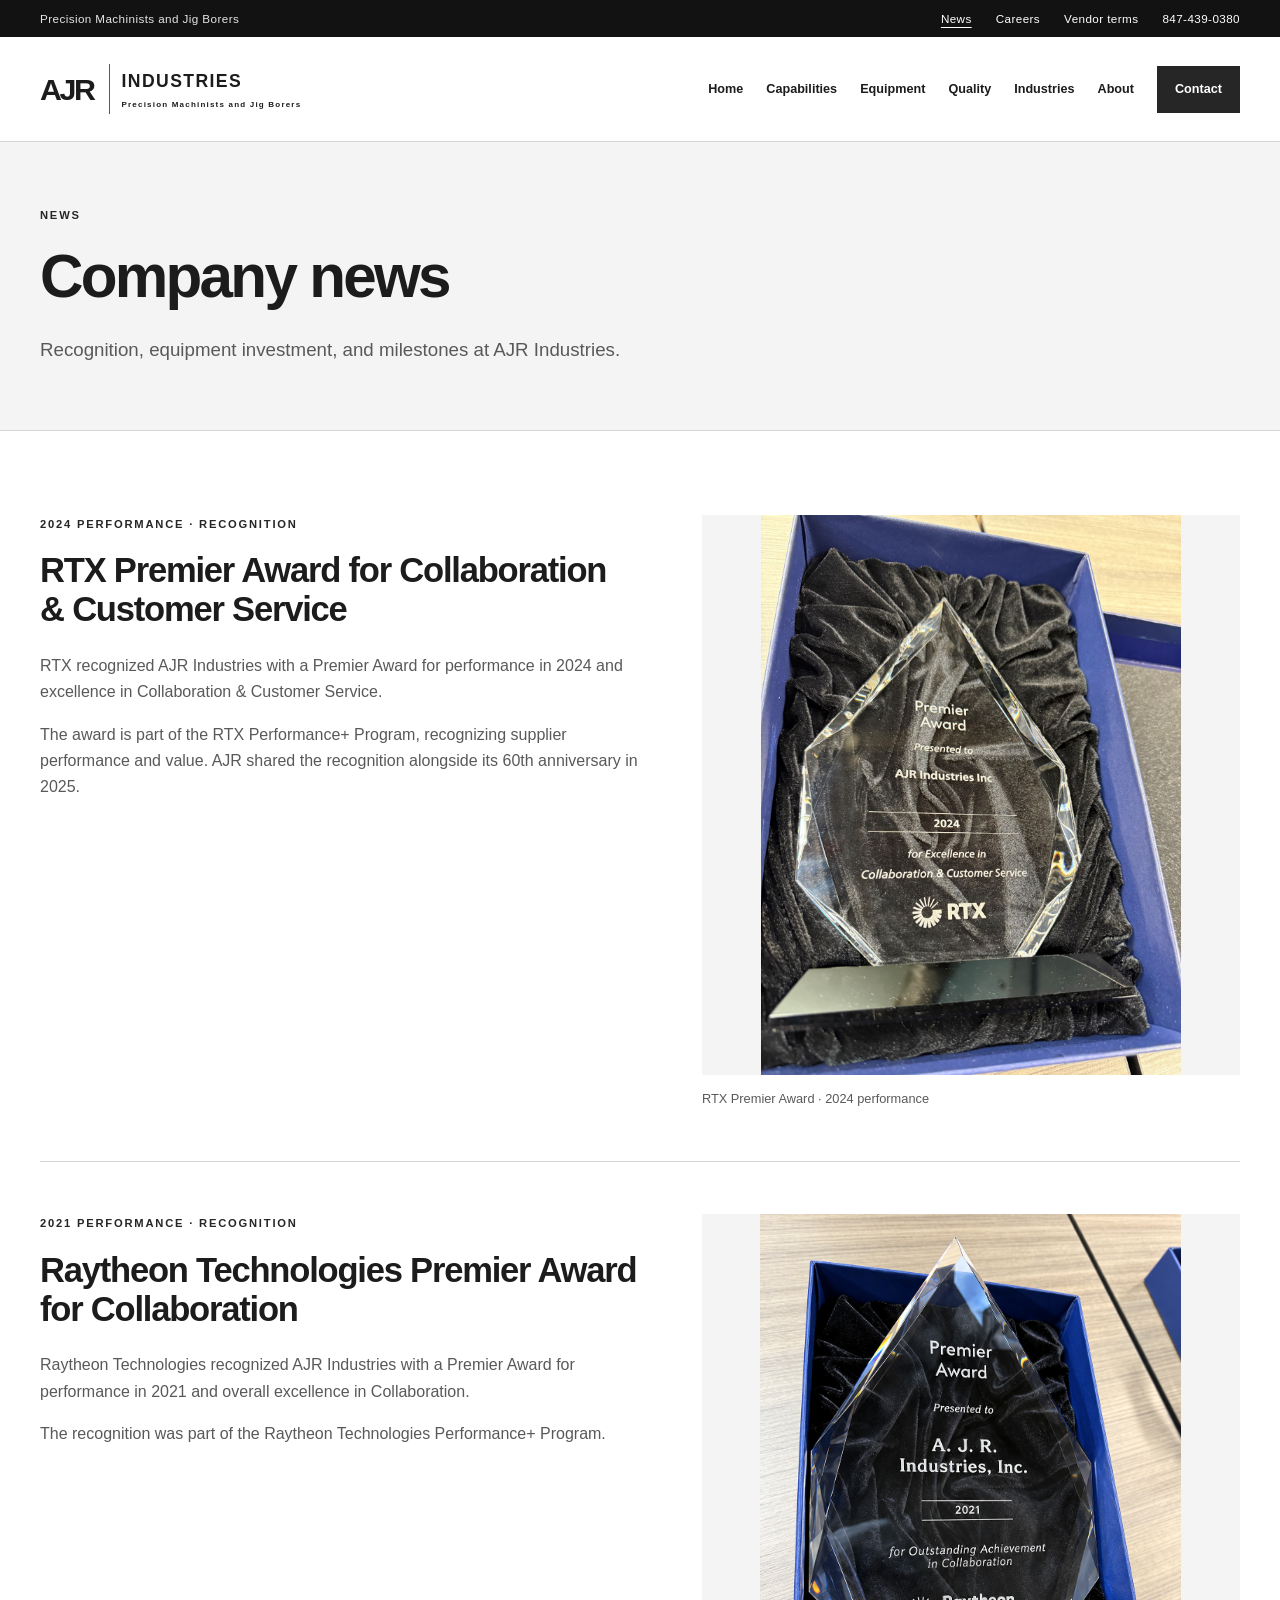
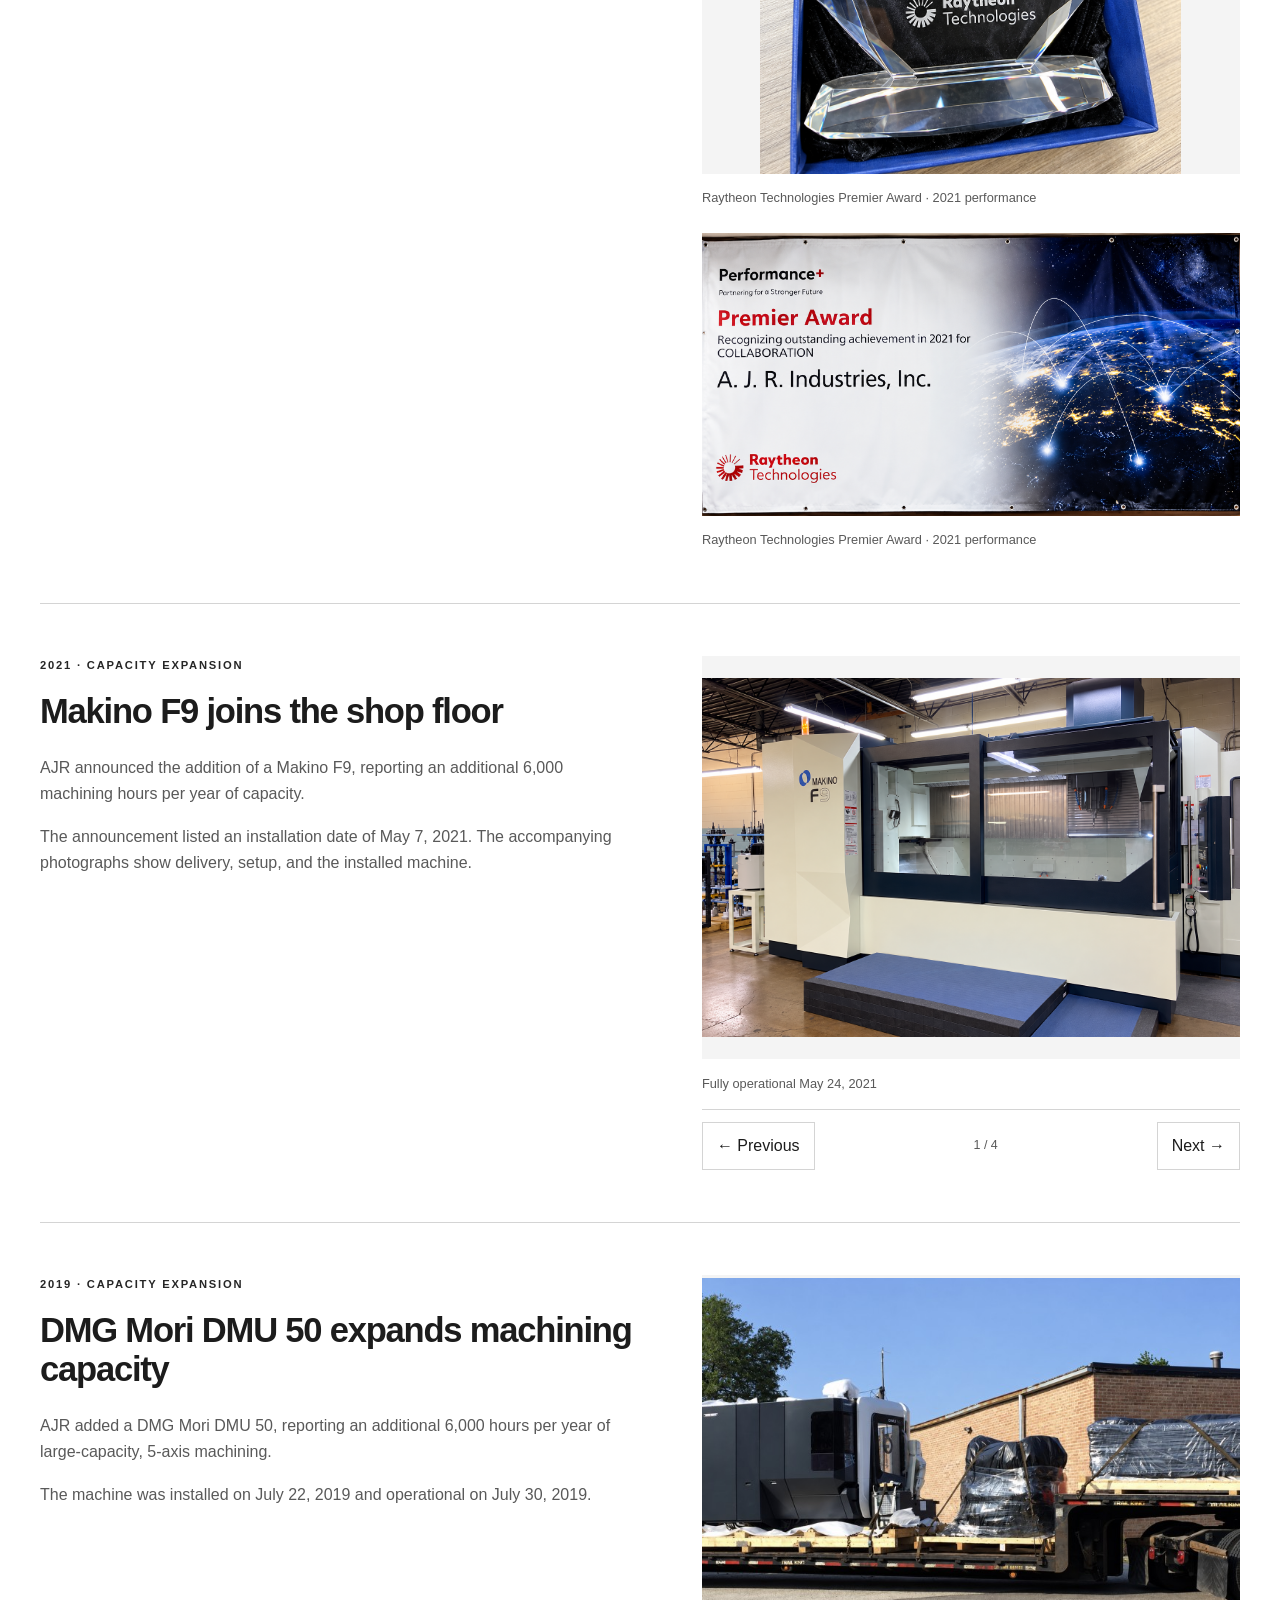
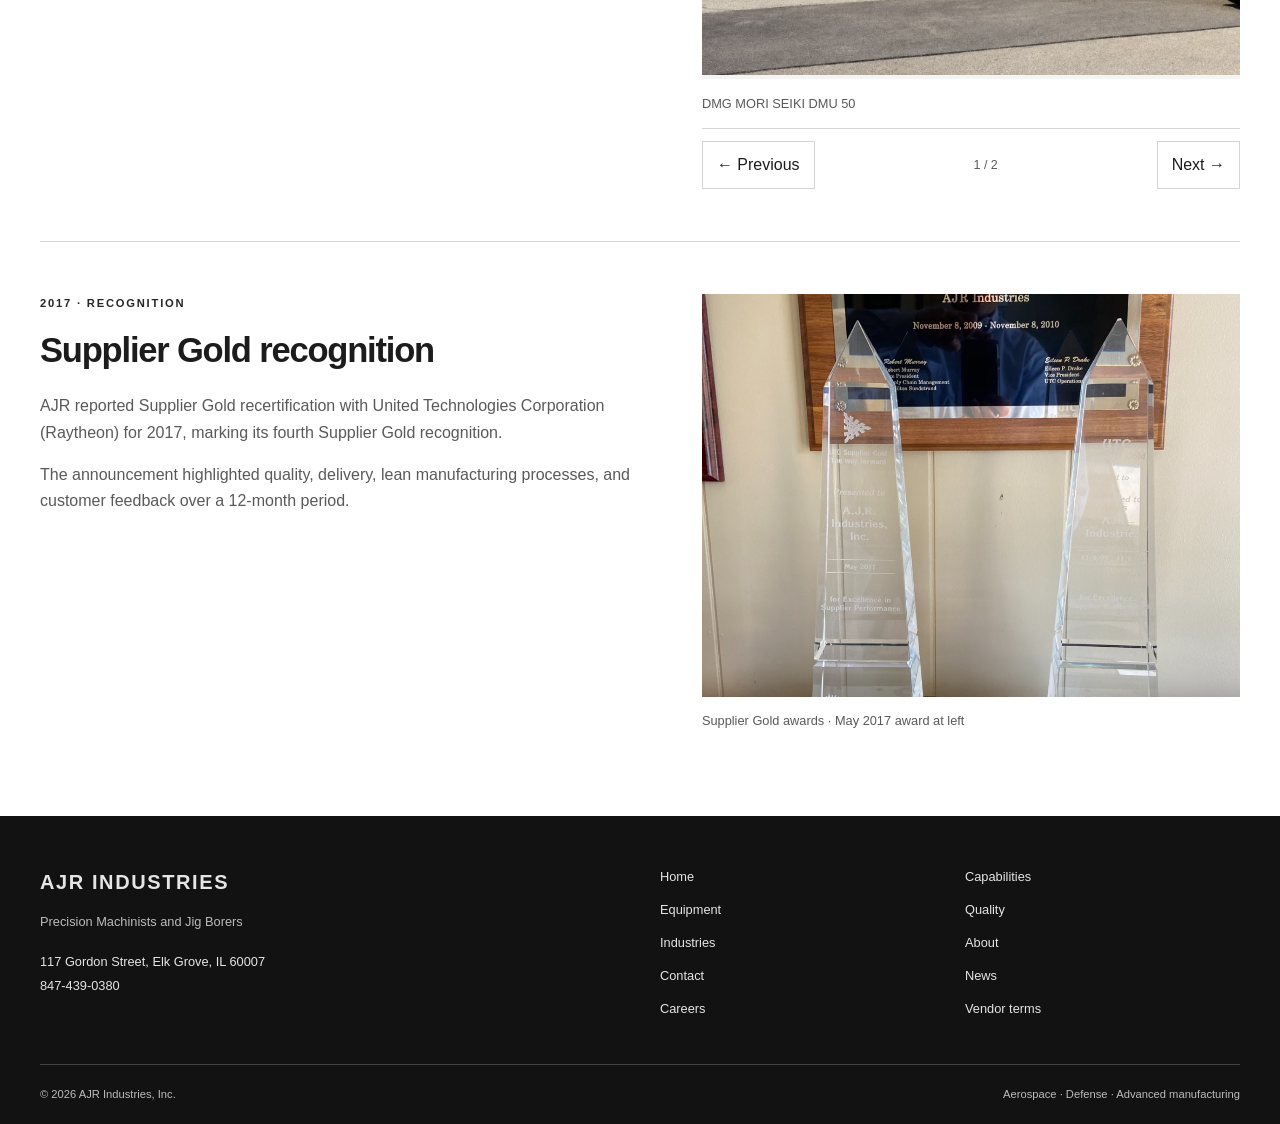
<file: news.html>
<!doctype html>
<html lang="en">
<head><meta charset="utf-8"><meta name="viewport" content="width=device-width, initial-scale=1"><meta name="description" content="AJR Industries company news: dated supplier awards, equipment investment, and manufacturing milestones."><title>AJR Industries | News</title><link rel="stylesheet" href="assets/styles.css"><script src="assets/site.js" defer></script>
<link rel="icon" type="image/png" href="assets/favicon.png">
</head>
<body><a class="skip-link" href="#main">Skip to content</a>
<div class="utility">
<div class="container"><span>Precision Machinists and Jig Borers</span><nav class="utility-links" aria-label="Company resources"><a href="news.html" aria-current="page">News</a><a href="job-openings.html">Careers</a><a href="vendor-terms-and-conditions.html">Vendor terms</a><a href="tel:+18474390380">847-439-0380</a></nav>
</div>
</div>
<header>
<div class="container header-inner"><a class="brand" href="index.html" aria-label="AJR Industries home"><span class="brand-mark">AJR</span><span>INDUSTRIES<small>Precision Machinists and Jig Borers</small></span></a><button class="menu-toggle" hidden aria-controls="site-nav" aria-expanded="false">Menu <span class="menu-icon" aria-hidden="true"></span></button>
<nav id="site-nav" aria-label="Main navigation"><a href="index.html" class="">Home</a><a href="capabilities.html"  class="">Capabilities</a><a href="equipment.html"  class="">Equipment</a><a href="quality.html"  class="">Quality</a><a href="industries.html"  class="">Industries</a><a href="about.html"  class="">About</a><a href="contact.html"  class="nav-contact">Contact</a>
</nav>
</div>
</header>
<main id="main">
<section class="page-intro"><div class="container"><p class="eyebrow">News</p><h1>Company news</h1><p class="lead">Recognition, equipment investment, and milestones at AJR Industries.</p></div></section>
<section class="section"><div class="container news-feed">
<article class="news-story" id="recognition-2024"><div class="news-copy"><p class="eyebrow">2024 performance · Recognition</p><h2>RTX Premier Award for Collaboration & Customer Service</h2><p>RTX recognized AJR Industries with a Premier Award for performance in 2024 and excellence in Collaboration &amp; Customer Service.</p><p>The award is part of the RTX Performance+ Program, recognizing supplier performance and value. AJR shared the recognition alongside its 60th anniversary in 2025.</p></div><div class="news-media">
<figure class="news-figure"><a class="news-photo-link" href="assets/images/news/rtx-premier-award-2024.jpg" aria-label="View Glass RTX Premier Award presented to AJR Industries for 2024 Collaboration and Customer Service at full size"><img src="assets/images/news/rtx-premier-award-2024.jpg" width="1200" height="1600" loading="lazy" decoding="async" alt="Glass RTX Premier Award presented to AJR Industries for 2024 Collaboration and Customer Service"></a><figcaption>RTX Premier Award · 2024 performance</figcaption></figure>
</div></article>
<article class="news-story" id="recognition-2021"><div class="news-copy"><p class="eyebrow">2021 performance · Recognition</p><h2>Raytheon Technologies Premier Award for Collaboration</h2><p>Raytheon Technologies recognized AJR Industries with a Premier Award for performance in 2021 and overall excellence in Collaboration.</p><p>The recognition was part of the Raytheon Technologies Performance+ Program.</p></div><div class="news-media">
<figure class="news-figure"><a class="news-photo-link" href="assets/images/news/raytheon-premier-award-2021-trophy.png" aria-label="View the 2021 Raytheon Technologies Premier Award trophy at full size"><img src="assets/images/news/raytheon-premier-award-2021-trophy.png" width="1087" height="1446" loading="lazy" decoding="async" alt="Glass Raytheon Technologies Premier Award presented to AJR Industries for 2021 Collaboration"></a><figcaption>Raytheon Technologies Premier Award · 2021 performance</figcaption></figure>
<figure class="news-figure"><a class="news-photo-link" href="assets/images/news/raytheon-premier-award-2021-banner.png" aria-label="View Raytheon Technologies banner recognizing AJR Industries for outstanding achievement in 2021 for Collaboration at full size"><img src="assets/images/news/raytheon-premier-award-2021-banner.png" width="1727" height="910" loading="lazy" decoding="async" alt="Raytheon Technologies banner recognizing AJR Industries for outstanding achievement in 2021 for Collaboration"></a><figcaption>Raytheon Technologies Premier Award · 2021 performance</figcaption></figure>
</div></article>
<article class="news-story" id="makino-f9-2021"><div class="news-copy"><p class="eyebrow">2021 · Capacity expansion</p><h2>Makino F9 joins the shop floor</h2><p>AJR announced the addition of a Makino F9, reporting an additional 6,000 machining hours per year of capacity.</p><p>The announcement listed an installation date of May 7, 2021. The accompanying photographs show delivery, setup, and the installed machine.</p></div><div class="news-media">
<div class="photo-gallery" data-gallery role="group" aria-label="Makino F9 installation photographs">
<div id="makino-f9-2021-slides">
<figure data-gallery-slide><a class="news-photo-link" href="assets/images/news/makino-f9-01-installed.png" aria-label="View Installed Makino F9 machining center on the AJR shop floor at full size"><img src="assets/images/news/makino-f9-01-installed.png" width="1536" height="1024" loading="lazy" decoding="async" alt="Installed Makino F9 machining center on the AJR shop floor"></a><figcaption>Fully operational May 24, 2021</figcaption></figure>
<figure data-gallery-slide><a class="news-photo-link" href="assets/images/news/makino-f9-02-delivery.png" aria-label="View Wrapped Makino F9 arriving on a flatbed truck at full size"><img src="assets/images/news/makino-f9-02-delivery.png" width="1448" height="1086" loading="lazy" decoding="async" alt="Wrapped Makino F9 arriving on a flatbed truck"></a><figcaption>Makino F9</figcaption></figure>
<figure data-gallery-slide><a class="news-photo-link" href="assets/images/news/makino-f9-03-arrival.png" aria-label="View Makino F9 outside the facility during arrival at full size"><img src="assets/images/news/makino-f9-03-arrival.png" width="1376" height="1143" loading="lazy" decoding="async" alt="Makino F9 outside the facility during arrival"></a><figcaption>Makino F9</figcaption></figure>
<figure data-gallery-slide><a class="news-photo-link" href="assets/images/news/makino-f9-04-setup.png" aria-label="View Makino F9 inside the shop during setup, with the enclosure open at full size"><img src="assets/images/news/makino-f9-04-setup.png" width="1293" height="1217" loading="lazy" decoding="async" alt="Makino F9 inside the shop during setup, with the enclosure open"></a><figcaption>Makino F9</figcaption></figure>
</div>
<div class="gallery-controls" hidden><button type="button" data-gallery-prev aria-controls="makino-f9-2021-slides" aria-label="Previous Makino F9 photograph">← Previous</button><span data-gallery-status aria-live="polite" aria-atomic="true">1 / 4</span><button type="button" data-gallery-next aria-controls="makino-f9-2021-slides" aria-label="Next Makino F9 photograph">Next →</button></div>
</div>
</div></article>
<article class="news-story" id="dmu50-2019"><div class="news-copy"><p class="eyebrow">2019 · Capacity expansion</p><h2>DMG Mori DMU 50 expands machining capacity</h2><p>AJR added a DMG Mori DMU 50, reporting an additional 6,000 hours per year of large-capacity, 5-axis machining.</p><p>The machine was installed on July 22, 2019 and operational on July 30, 2019.</p></div><div class="news-media">
<div class="photo-gallery" data-gallery role="group" aria-label="DMU 50 installation photographs">
<div id="dmu50-2019-slides">
<figure data-gallery-slide><a class="news-photo-link" href="assets/images/news/dmu50-01-delivery.jpg" aria-label="View DMG Mori DMU 50 and ancillary equipment on a flatbed truck outside the facility at full size"><img src="assets/images/news/dmu50-01-delivery.jpg" width="730" height="538" loading="lazy" decoding="async" alt="DMG Mori DMU 50 and ancillary equipment on a flatbed truck outside the facility"></a><figcaption>DMG MORI SEIKI DMU 50</figcaption></figure>
<figure data-gallery-slide><a class="news-photo-link" href="assets/images/news/dmu50-02-installed.png" aria-label="View Installed DMG Mori DMU 50 machining center on the shop floor at full size"><img src="assets/images/news/dmu50-02-installed.png" width="1327" height="1186" loading="lazy" decoding="async" alt="Installed DMG Mori DMU 50 machining center on the shop floor"></a><figcaption>DMU 50</figcaption></figure>
</div>
<div class="gallery-controls" hidden><button type="button" data-gallery-prev aria-controls="dmu50-2019-slides" aria-label="Previous DMU 50 photograph">← Previous</button><span data-gallery-status aria-live="polite" aria-atomic="true">1 / 2</span><button type="button" data-gallery-next aria-controls="dmu50-2019-slides" aria-label="Next DMU 50 photograph">Next →</button></div>
</div>
</div></article>
<article class="news-story" id="supplier-gold-2017"><div class="news-copy"><p class="eyebrow">2017 · Recognition</p><h2>Supplier Gold recognition</h2><p>AJR reported Supplier Gold recertification with United Technologies Corporation (Raytheon) for 2017, marking its fourth Supplier Gold recognition.</p><p>The announcement highlighted quality, delivery, lean manufacturing processes, and customer feedback over a 12-month period.</p></div><div class="news-media">
<figure class="news-figure"><a class="news-photo-link" href="assets/images/news/supplier-gold-awards.jpg" aria-label="View Two Supplier Gold trophies, with the May 2017 award at left and an earlier plaque behind at full size"><img src="assets/images/news/supplier-gold-awards.jpg" width="996" height="746" loading="lazy" decoding="async" alt="Two Supplier Gold trophies, with the May 2017 award at left and an earlier plaque behind"></a><figcaption>Supplier Gold awards · May 2017 award at left</figcaption></figure>
</div></article>
</div></section>
</main>
<footer>
<div class="container footer-top">
<div><a class="footer-brand" href="index.html">AJR INDUSTRIES</a>
<p>Precision Machinists and Jig Borers</p><address>117 Gordon Street, Elk Grove, IL 60007<br><a href="tel:+18474390380">847-439-0380</a></address>
</div>
<nav aria-label="Footer navigation"><a href="index.html">Home</a><a href="capabilities.html">Capabilities</a><a href="equipment.html">Equipment</a><a href="quality.html">Quality</a><a href="industries.html">Industries</a><a href="about.html">About</a><a href="contact.html">Contact</a>
<a href="news.html">News</a><a href="job-openings.html">Careers</a><a href="vendor-terms-and-conditions.html">Vendor terms</a></nav>
</div>
<div class="container footer-bottom"><span>© <span id="year">2026</span> AJR Industries, Inc.</span><span>Aerospace · Defense · Advanced manufacturing</span>
</div>
</footer>
</body>
</html>
</file>
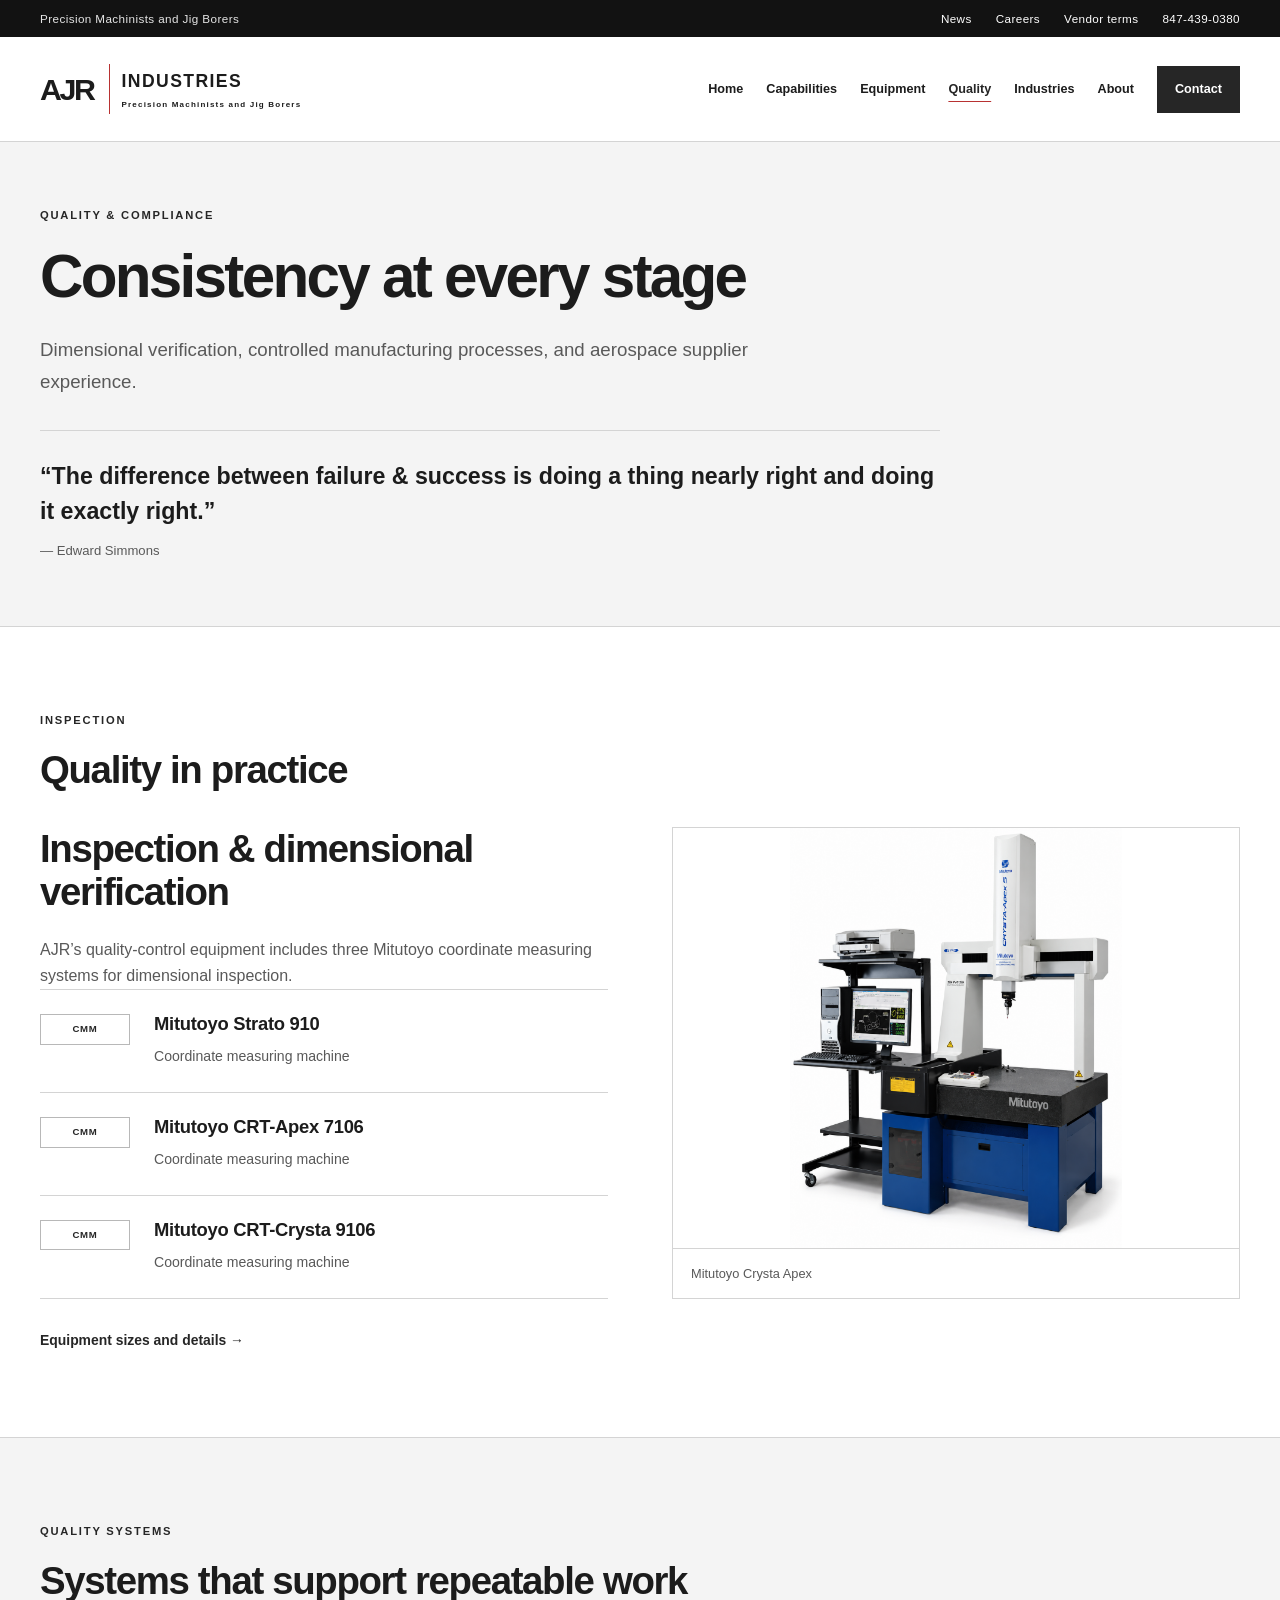
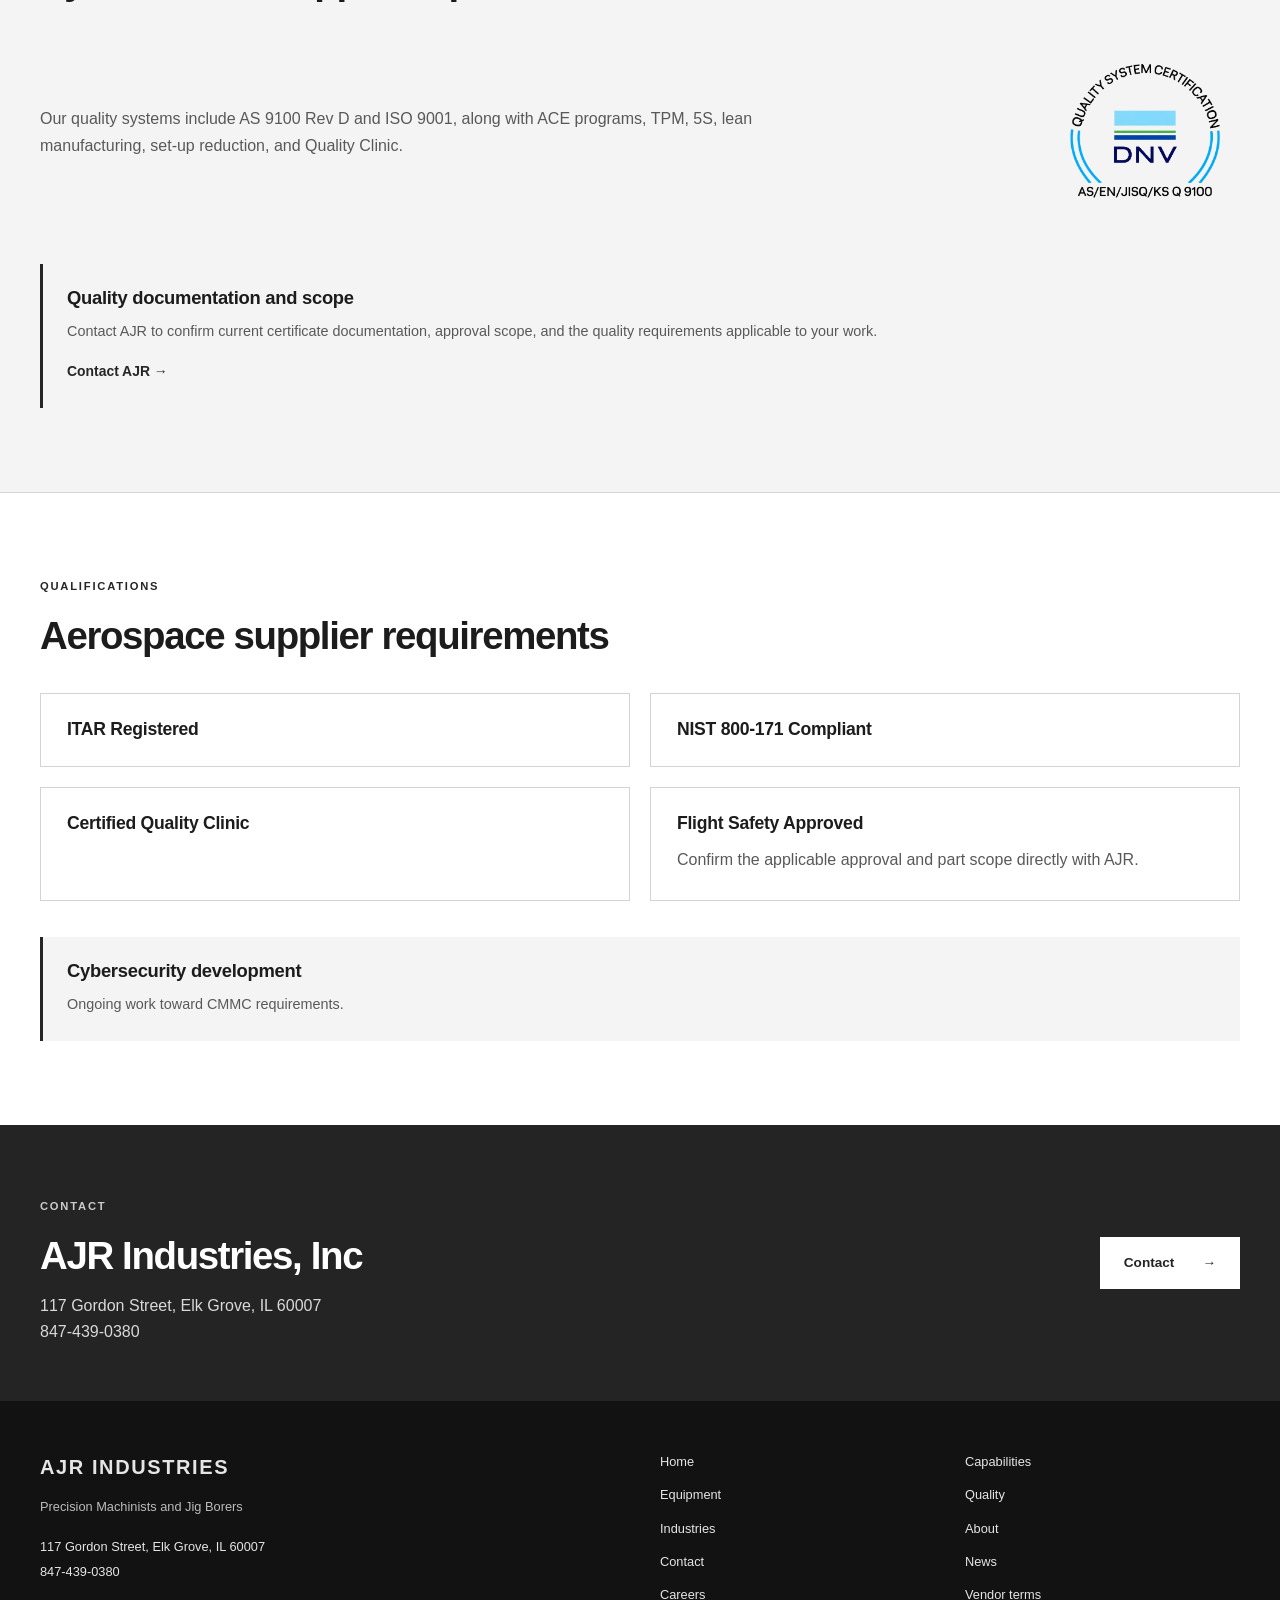
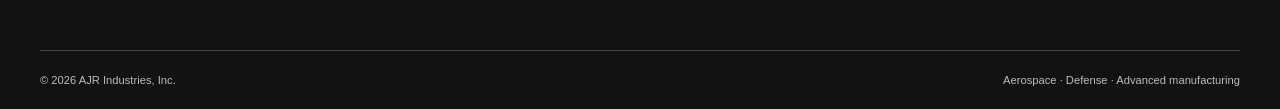
<file: quality.html>
<!doctype html>
<html lang="en">
<head><meta charset="utf-8"><meta name="viewport" content="width=device-width, initial-scale=1"><meta name="description" content="AJR Industries — precision machining for aerospace, defense, and advanced manufacturing. Quality."><title>AJR Industries | Quality</title><link rel="stylesheet" href="assets/styles.css"><script src="assets/site.js" defer></script>
<link rel="icon" type="image/png" href="assets/favicon.png">
</head>
<body><a class="skip-link" href="#main">Skip to content</a>
<div class="utility">
<div class="container"><span>Precision Machinists and Jig Borers</span><nav class="utility-links" aria-label="Company resources"><a href="news.html">News</a><a href="job-openings.html">Careers</a><a href="vendor-terms-and-conditions.html">Vendor terms</a><a href="tel:+18474390380">847-439-0380</a></nav>
</div>
</div>
<header>
<div class="container header-inner"><a class="brand" href="index.html" aria-label="AJR Industries home"><span class="brand-mark">AJR</span><span>INDUSTRIES<small>Precision Machinists and Jig Borers</small></span></a><button class="menu-toggle" hidden aria-controls="site-nav" aria-expanded="false">Menu <span class="menu-icon" aria-hidden="true"></span></button>
<nav id="site-nav" aria-label="Main navigation"><a href="index.html"  class="">Home</a><a href="capabilities.html"  class="">Capabilities</a><a href="equipment.html"  class="">Equipment</a><a href="quality.html" aria-current="page" class="">Quality</a><a href="industries.html"  class="">Industries</a><a href="about.html"  class="">About</a><a href="contact.html"  class="nav-contact">Contact</a>
</nav>
</div>
</header>
<main id="main">
<section class="page-intro">
<div class="container">
<p class="eyebrow">Quality & compliance</p>
<h1>Consistency at every stage</h1>
<p class="lead">Dimensional verification, controlled manufacturing processes, and aerospace supplier experience.</p>
<figure class="quality-quote">
<blockquote><p>“The difference between failure &amp; success is doing a thing nearly right and doing it exactly right.”</p></blockquote>
<figcaption>— Edward Simmons</figcaption>
</figure>
</div>
</section>
<section class="section">
<div class="container">
<div class="section-heading"><div>
<p class="eyebrow">Inspection</p>
<h2>Quality in practice</h2>
</div></div>
<div class="split">
<div>
<h2>Inspection & dimensional verification</h2>
<p>AJR’s quality-control equipment includes three Mitutoyo coordinate measuring systems for dimensional inspection.</p>
<div class="equipment-list">
<article><span class="tag">CMM</span><div><h3>Mitutoyo Strato 910</h3><p>Coordinate measuring machine</p></div></article>
<article><span class="tag">CMM</span><div><h3>Mitutoyo CRT-Apex 7106</h3><p>Coordinate measuring machine</p></div></article>
<article><span class="tag">CMM</span><div><h3>Mitutoyo CRT-Crysta 9106</h3><p>Coordinate measuring machine</p></div></article>
</div>
<a class="text-link section-link" href="equipment.html">Equipment sizes and details →</a>
</div>
<figure class="equipment-feature">
<a class="equipment-photo-link" href="assets/images/equipment/machine-07-mitutoyo-crysta-apex.png" aria-label="View the full-size Mitutoyo Crysta Apex photograph"><img src="assets/images/equipment/machine-07-mitutoyo-crysta-apex.png" alt="Mitutoyo coordinate measuring machine with a probe above its measuring table." width="1114" height="1412" loading="lazy" decoding="async"></a>
<figcaption>Mitutoyo Crysta Apex</figcaption>
</figure>
</div>
</div>
</section>
<section class="section tinted">
<div class="container">
<div class="section-heading"><div>
<p class="eyebrow">Quality systems</p>
<h2 id="quality-systems">Systems that support repeatable work</h2>
</div></div>
<div class="quality-credentials">
<p class="section-copy">Our quality systems include AS 9100 Rev D and ISO 9001, along with ACE programs, TPM, 5S, lean manufacturing, set-up reduction, and Quality Clinic.</p>
<figure class="certification-mark"><a href="assets/images/quality/dnv-certification-mark.png" aria-label="View DNV quality system certification mark at full size"><img src="assets/images/quality/dnv-certification-mark.png" width="1254" height="1254" loading="lazy" decoding="async" alt="DNV quality system certification mark for AS/EN/JISQ/KS Q 9100"></a></figure>
</div>
<aside class="notice">
<h3>Quality documentation and scope</h3>
<p>Contact AJR to confirm current certificate documentation, approval scope, and the quality requirements applicable to your work.</p>
<a class="text-link" href="contact.html">Contact AJR →</a>
</aside>
</div>
</section>
<section class="section">
<div class="container">
<div class="section-heading"><div>
<p class="eyebrow">Qualifications</p>
<h2>Aerospace supplier requirements</h2>
</div></div>
<div class="credential-grid">
<article><h3>ITAR Registered</h3></article>
<article><h3>NIST 800-171 Compliant</h3></article>
<article><h3>Certified Quality Clinic</h3></article>
<article><h3>Flight Safety Approved</h3><p>Confirm the applicable approval and part scope directly with AJR.</p></article>
</div>
<aside class="notice">
<h3>Cybersecurity development</h3>
<p>Ongoing work toward CMMC requirements.</p>
</aside>
</div>
</section>
<section class="cta">
<div class="container cta-inner">
<div>
<p class="eyebrow">Contact</p>
<h2>AJR Industries, Inc</h2>
<p>117 Gordon Street, Elk Grove, IL 60007<br><a href="tel:+18474390380">847-439-0380</a></p>
</div><a class="button light" href="contact.html">Contact <span aria-hidden="true">→</span></a>
</div>
</section>
</main>
<footer>
<div class="container footer-top">
<div><a class="footer-brand" href="index.html">AJR INDUSTRIES</a>
<p>Precision Machinists and Jig Borers</p><address>117 Gordon Street, Elk Grove, IL 60007<br><a href="tel:+18474390380">847-439-0380</a></address>
</div>
<nav aria-label="Footer navigation"><a href="index.html">Home</a><a href="capabilities.html">Capabilities</a><a href="equipment.html">Equipment</a><a href="quality.html">Quality</a><a href="industries.html">Industries</a><a href="about.html">About</a><a href="contact.html">Contact</a>
<a href="news.html">News</a><a href="job-openings.html">Careers</a><a href="vendor-terms-and-conditions.html">Vendor terms</a></nav>
</div>
<div class="container footer-bottom"><span>© <span id="year">2026</span> AJR Industries, Inc.</span><span>Aerospace · Defense · Advanced manufacturing</span>
</div>
</footer>
</body>
</html>
</file>
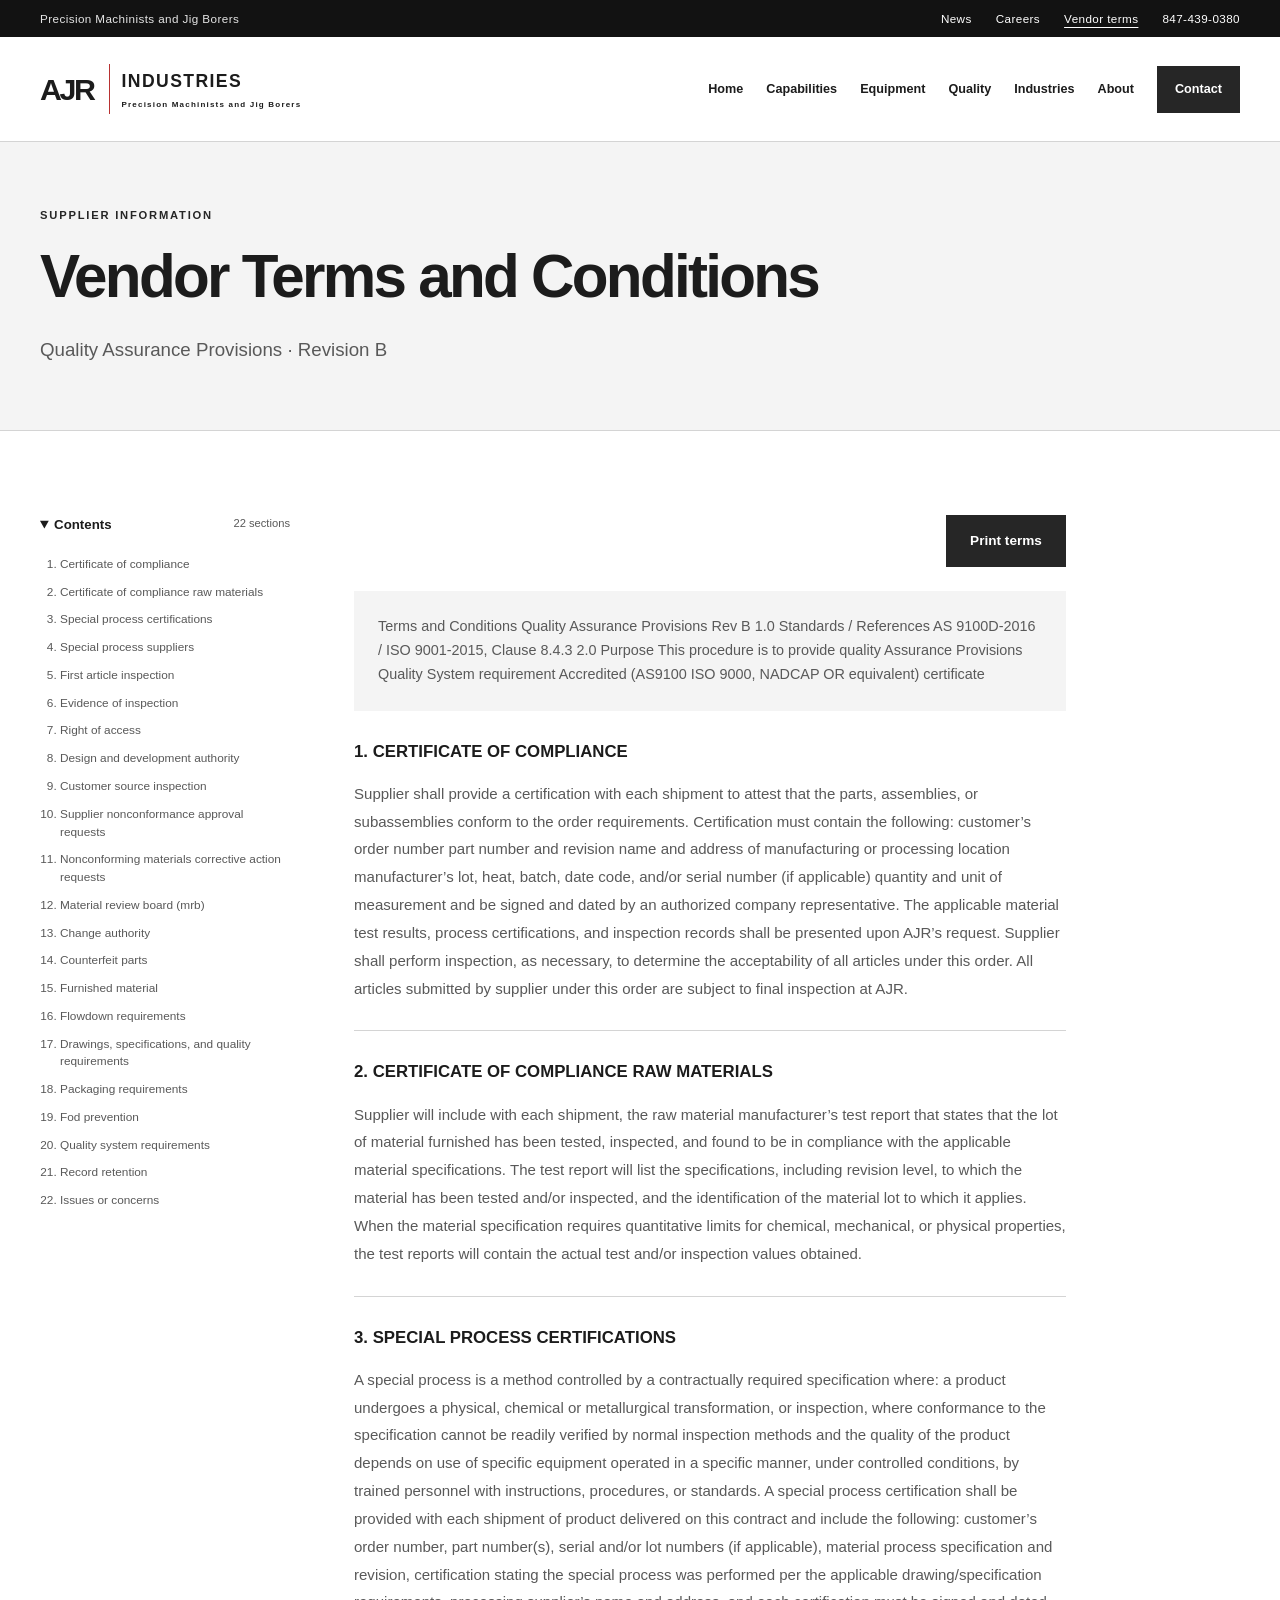
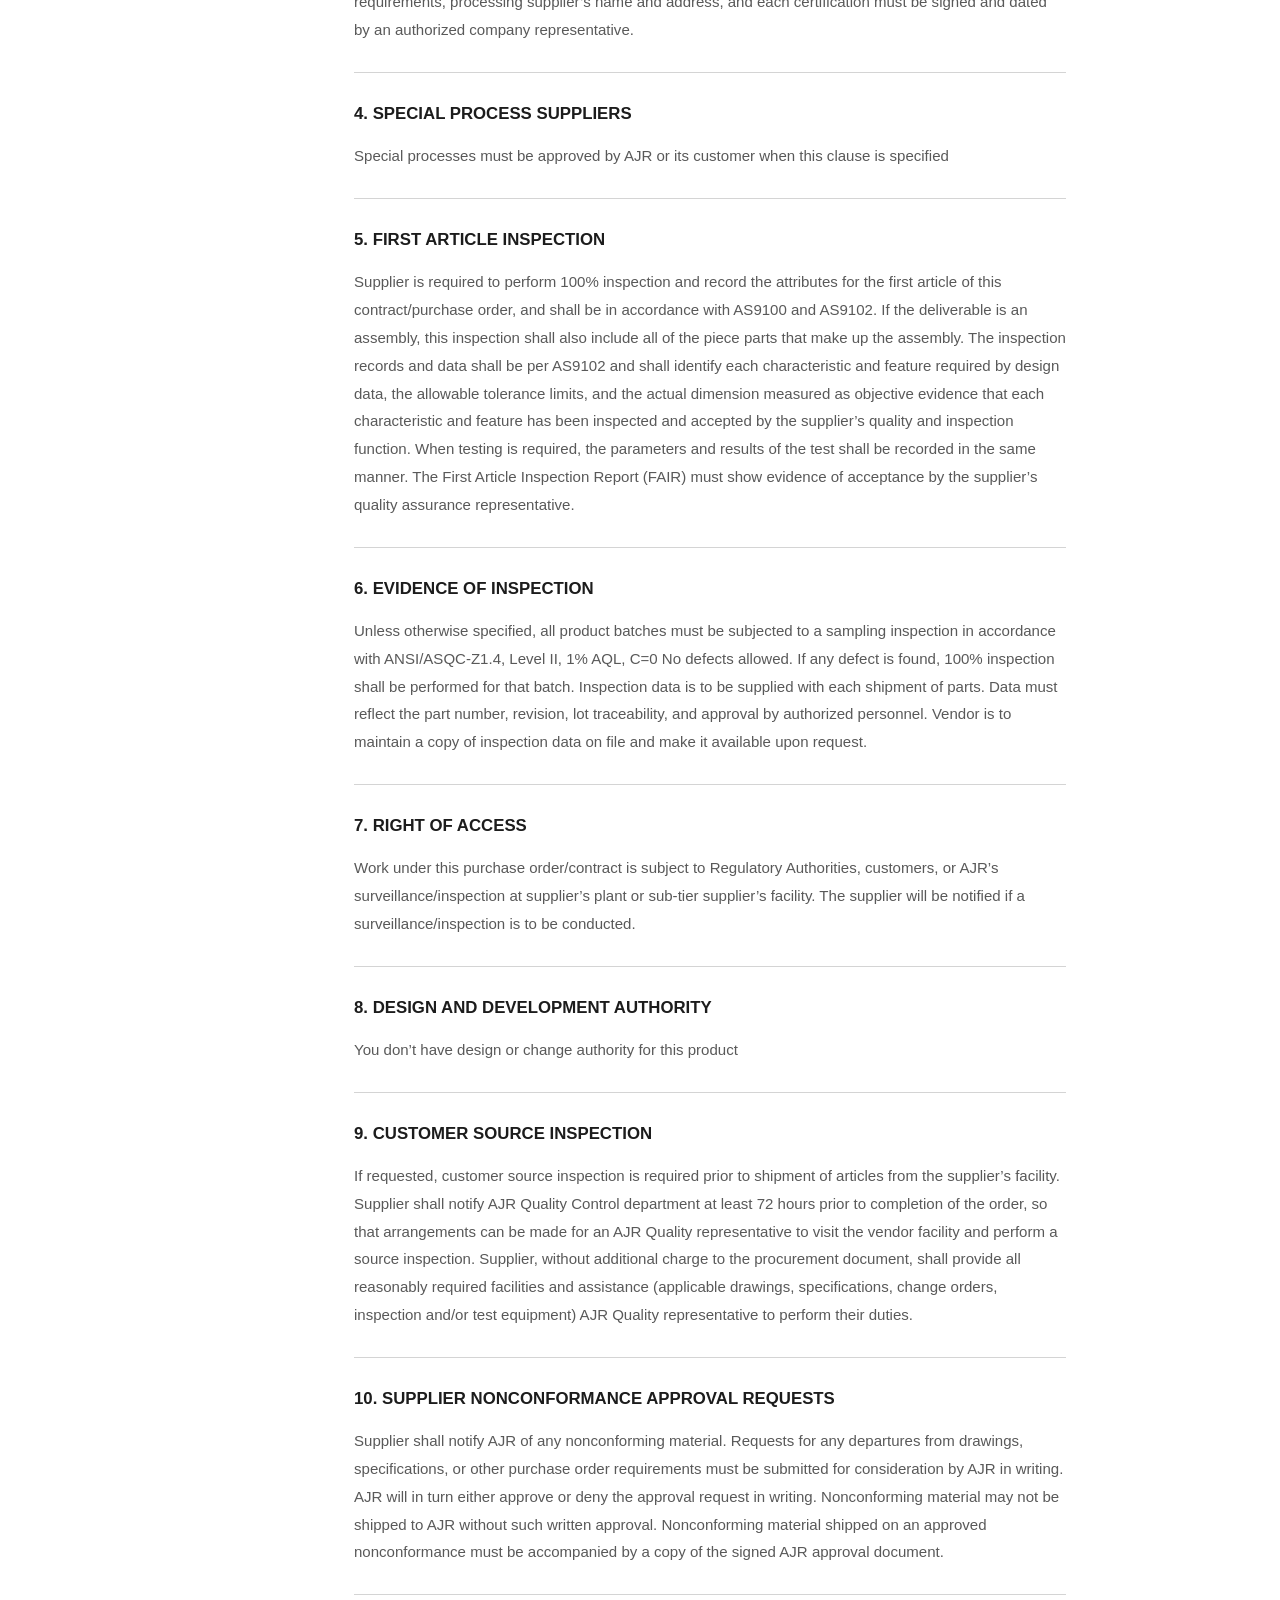
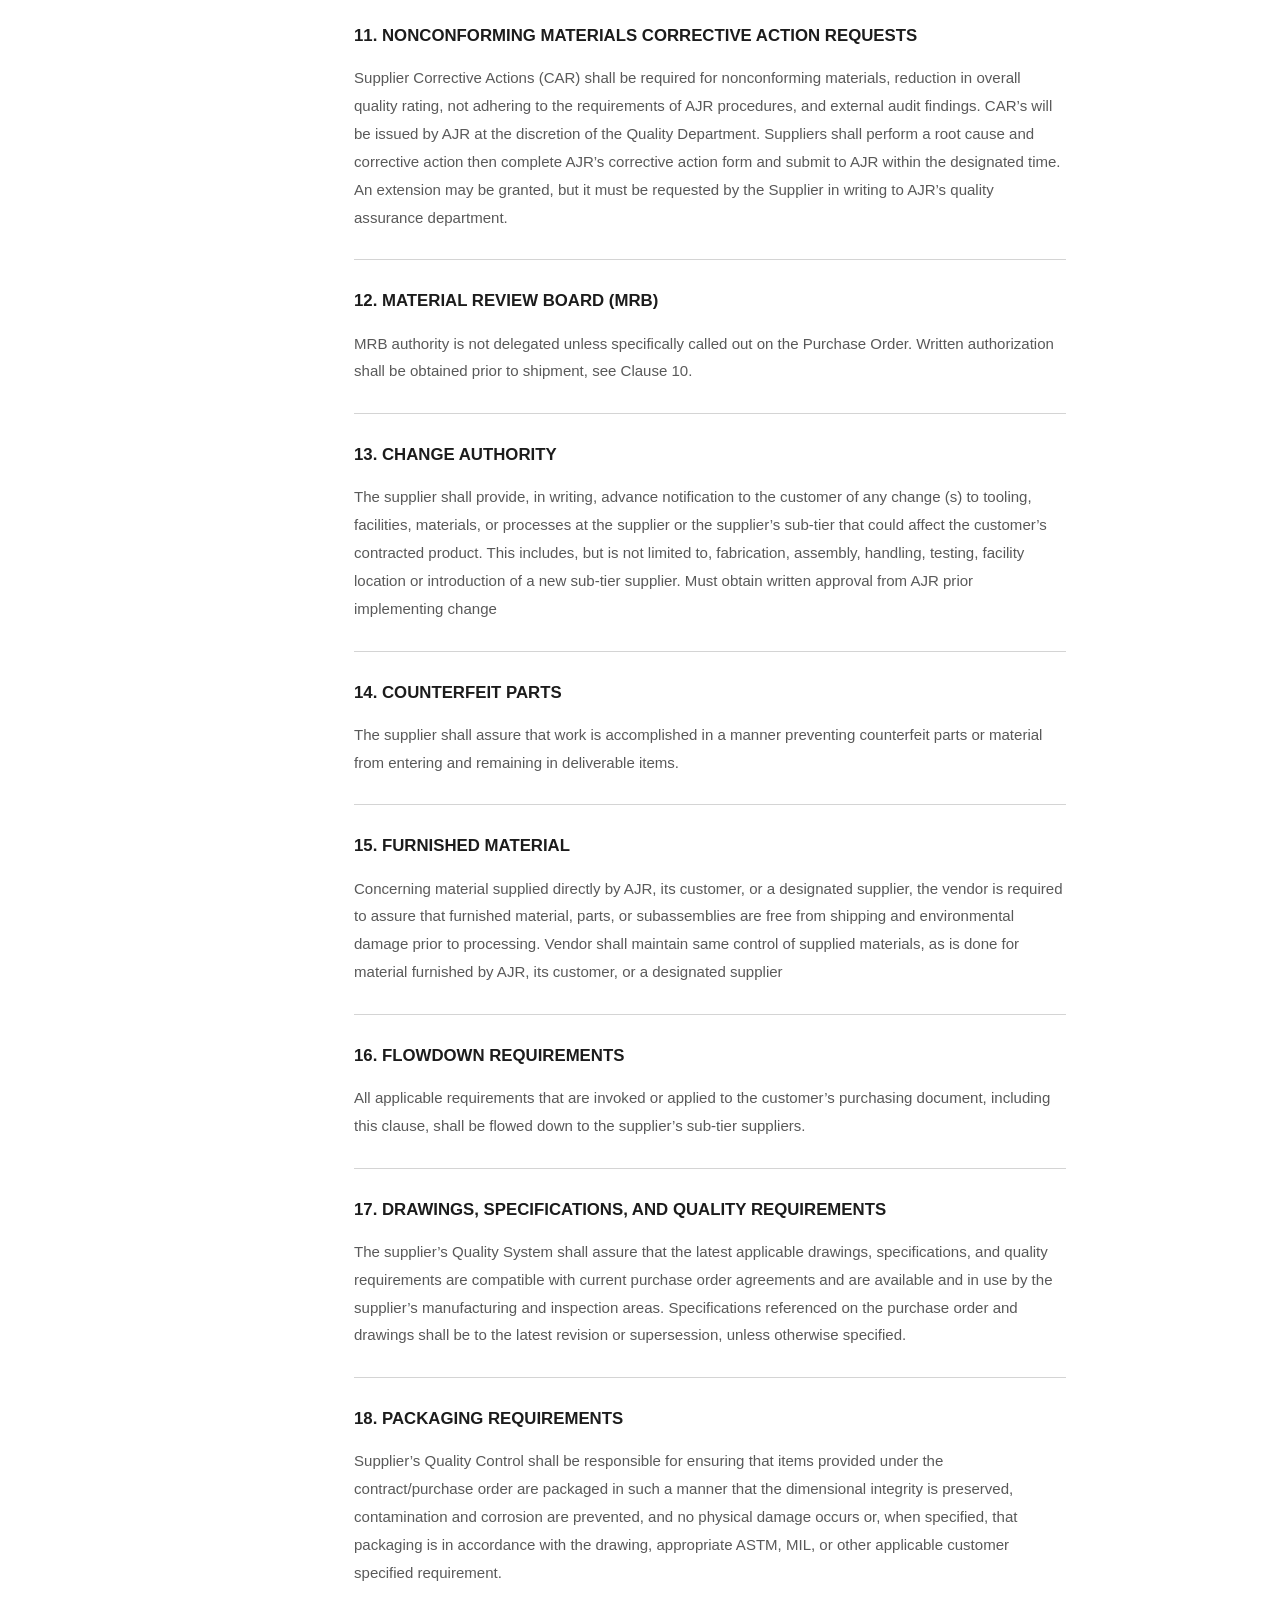
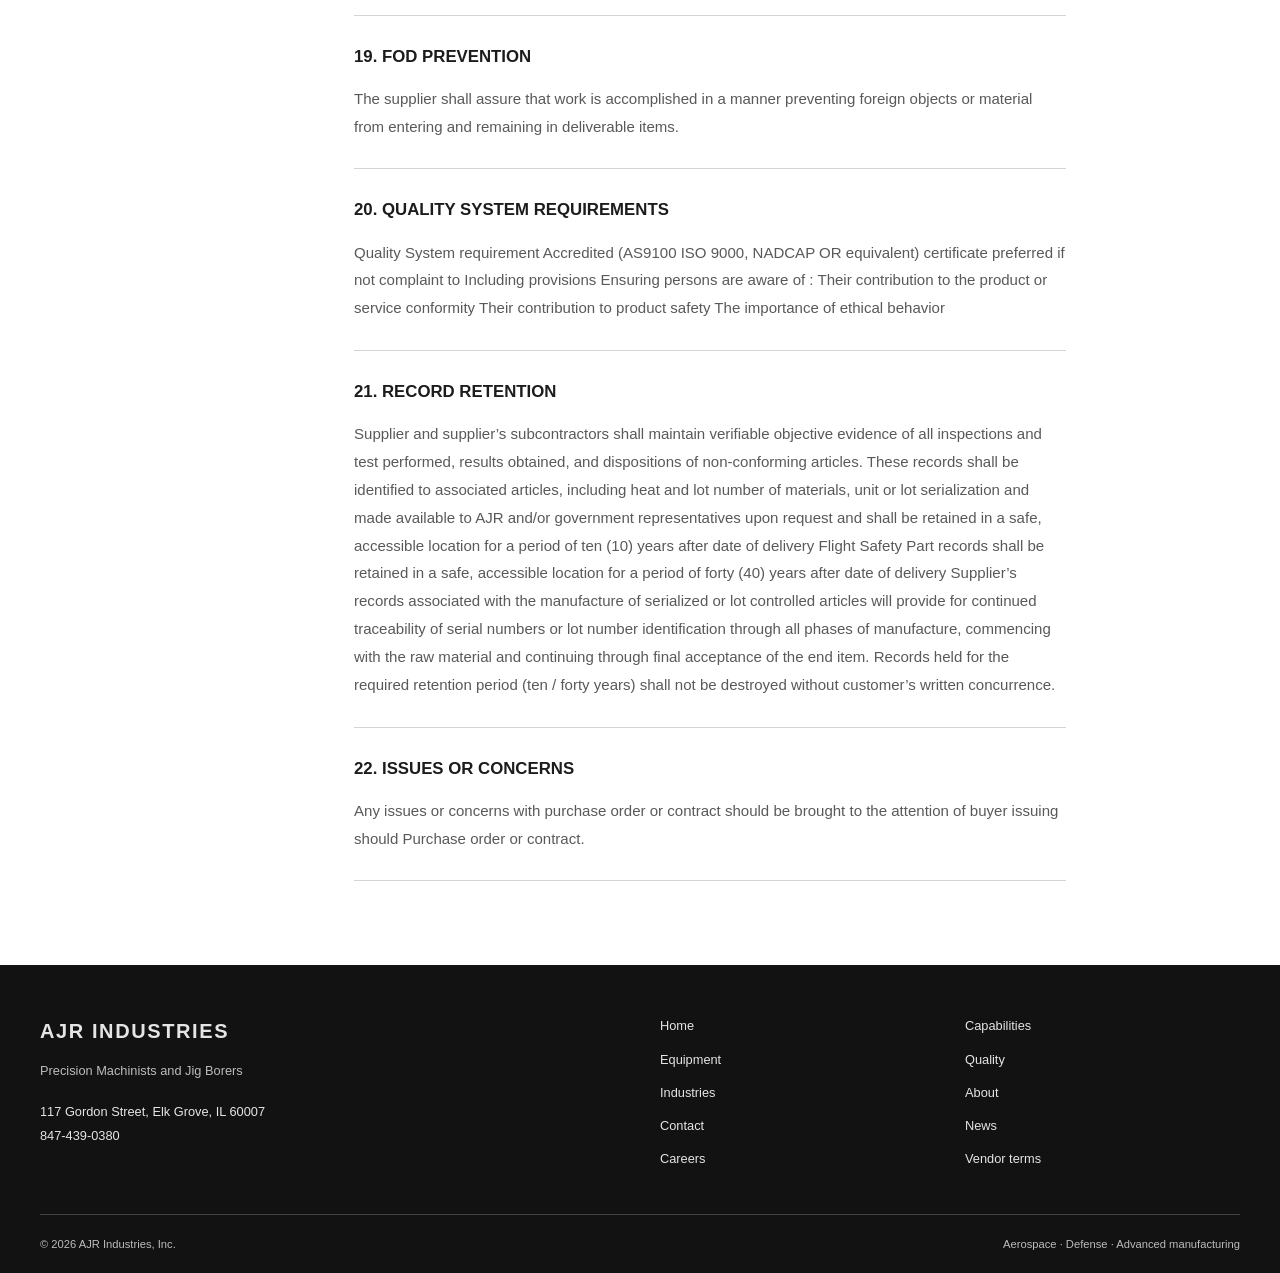
<file: vendor-terms-and-conditions.html>
<!doctype html>
<html lang="en">
<head><meta charset="utf-8"><meta name="viewport" content="width=device-width, initial-scale=1"><meta name="description" content="AJR Industries vendor terms and conditions: Quality Assurance Provisions, Revision B."><title>AJR Industries | Vendor Terms and Conditions</title><link rel="stylesheet" href="assets/styles.css"><script src="assets/site.js" defer></script>
<link rel="icon" type="image/png" href="assets/favicon.png">
</head>
<body><a class="skip-link" href="#main">Skip to content</a>
<div class="utility">
<div class="container"><span>Precision Machinists and Jig Borers</span><nav class="utility-links" aria-label="Company resources"><a href="news.html">News</a><a href="job-openings.html">Careers</a><a href="vendor-terms-and-conditions.html" aria-current="page">Vendor terms</a><a href="tel:+18474390380">847-439-0380</a></nav>
</div>
</div>
<header>
<div class="container header-inner"><a class="brand" href="index.html" aria-label="AJR Industries home"><span class="brand-mark">AJR</span><span>INDUSTRIES<small>Precision Machinists and Jig Borers</small></span></a><button class="menu-toggle" hidden aria-controls="site-nav" aria-expanded="false">Menu <span class="menu-icon" aria-hidden="true"></span></button>
<nav id="site-nav" aria-label="Main navigation"><a href="index.html" class="">Home</a><a href="capabilities.html"  class="">Capabilities</a><a href="equipment.html"  class="">Equipment</a><a href="quality.html"  class="">Quality</a><a href="industries.html"  class="">Industries</a><a href="about.html"  class="">About</a><a href="contact.html"  class="nav-contact">Contact</a>
</nav>
</div>
</header>
<main id="main">
<section class="page-intro"><div class="container"><p class="eyebrow">Supplier information</p><h1>Vendor Terms and Conditions</h1><p class="lead">Quality Assurance Provisions · Revision B</p></div></section>
<section class="section"><div class="container document-layout"><nav class="document-nav" aria-label="Vendor terms sections"><details data-terms-contents><summary>Contents <span>22 sections</span></summary><ol><li><a href="#term-1">Certificate of compliance</a></li><li><a href="#term-2">Certificate of compliance raw materials</a></li><li><a href="#term-3">Special process certifications</a></li><li><a href="#term-4">Special process suppliers</a></li><li><a href="#term-5">First article inspection</a></li><li><a href="#term-6">Evidence of inspection</a></li><li><a href="#term-7">Right of access</a></li><li><a href="#term-8">Design and development authority</a></li><li><a href="#term-9">Customer source inspection</a></li><li><a href="#term-10">Supplier nonconformance approval requests</a></li><li><a href="#term-11">Nonconforming materials corrective action requests</a></li><li><a href="#term-12">Material review board (mrb)</a></li><li><a href="#term-13">Change authority</a></li><li><a href="#term-14">Counterfeit parts</a></li><li><a href="#term-15">Furnished material</a></li><li><a href="#term-16">Flowdown requirements</a></li><li><a href="#term-17">Drawings, specifications, and quality requirements</a></li><li><a href="#term-18">Packaging requirements</a></li><li><a href="#term-19">Fod prevention</a></li><li><a href="#term-20">Quality system requirements</a></li><li><a href="#term-21">Record retention</a></li><li><a href="#term-22">Issues or concerns</a></li></ol></details></nav><div class="legal-document"><div class="document-tools"><button class="button print-button" type="button" data-print hidden>Print terms</button></div><p class="legal-intro">Terms and Conditions Quality Assurance Provisions Rev B 1.0 Standards / References AS 9100D-2016 / ISO 9001-2015, Clause 8.4.3 2.0 Purpose This procedure is to provide quality Assurance Provisions Quality System requirement Accredited (AS9100 ISO 9000, NADCAP OR equivalent) certificate</p><section class="legal-clause" id="term-1"><h2>1. CERTIFICATE OF COMPLIANCE</h2><p>Supplier shall provide a certification with each shipment to attest that the parts, assemblies, or subassemblies conform to the order requirements. Certification must contain the following: customer’s order number part number and revision name and address of manufacturing or processing location manufacturer’s lot, heat, batch, date code, and/or serial number (if applicable) quantity and unit of measurement and be signed and dated by an authorized company representative. The applicable material test results, process certifications, and inspection records shall be presented upon AJR’s request. Supplier shall perform inspection, as necessary, to determine the acceptability of all articles under this order. All articles submitted by supplier under this order are subject to final inspection at AJR.</p></section><section class="legal-clause" id="term-2"><h2>2. CERTIFICATE OF COMPLIANCE RAW MATERIALS</h2><p>Supplier will include with each shipment, the raw material manufacturer’s test report that states that the lot of material furnished has been tested, inspected, and found to be in compliance with the applicable material specifications. The test report will list the specifications, including revision level, to which the material has been tested and/or inspected, and the identification of the material lot to which it applies. When the material specification requires quantitative limits for chemical, mechanical, or physical properties, the test reports will contain the actual test and/or inspection values obtained.</p></section><section class="legal-clause" id="term-3"><h2>3. SPECIAL PROCESS CERTIFICATIONS</h2><p>A special process is a method controlled by a contractually required specification where: a product undergoes a physical, chemical or metallurgical transformation, or inspection, where conformance to the specification cannot be readily verified by normal inspection methods and the quality of the product depends on use of specific equipment operated in a specific manner, under controlled conditions, by trained personnel with instructions, procedures, or standards. A special process certification shall be provided with each shipment of product delivered on this contract and include the following: customer’s order number, part number(s), serial and/or lot numbers (if applicable), material process specification and revision, certification stating the special process was performed per the applicable drawing/specification requirements, processing supplier’s name and address, and each certification must be signed and dated by an authorized company representative.</p></section><section class="legal-clause" id="term-4"><h2>4. SPECIAL PROCESS SUPPLIERS</h2><p>Special processes must be approved by AJR or its customer when this clause is specified</p></section><section class="legal-clause" id="term-5"><h2>5. FIRST ARTICLE INSPECTION</h2><p>Supplier is required to perform 100% inspection and record the attributes for the first article of this contract/purchase order, and shall be in accordance with AS9100 and AS9102. If the deliverable is an assembly, this inspection shall also include all of the piece parts that make up the assembly. The inspection records and data shall be per AS9102 and shall identify each characteristic and feature required by design data, the allowable tolerance limits, and the actual dimension measured as objective evidence that each characteristic and feature has been inspected and accepted by the supplier’s quality and inspection function. When testing is required, the parameters and results of the test shall be recorded in the same manner. The First Article Inspection Report (FAIR) must show evidence of acceptance by the supplier’s quality assurance representative.</p></section><section class="legal-clause" id="term-6"><h2>6. EVIDENCE OF INSPECTION</h2><p>Unless otherwise specified, all product batches must be subjected to a sampling inspection in accordance with ANSI/ASQC-Z1.4, Level II, 1% AQL, C=0 No defects allowed. If any defect is found, 100% inspection shall be performed for that batch. Inspection data is to be supplied with each shipment of parts. Data must reflect the part number, revision, lot traceability, and approval by authorized personnel. Vendor is to maintain a copy of inspection data on file and make it available upon request.</p></section><section class="legal-clause" id="term-7"><h2>7. RIGHT OF ACCESS</h2><p>Work under this purchase order/contract is subject to Regulatory Authorities, customers, or AJR’s surveillance/inspection at supplier’s plant or sub-tier supplier’s facility. The supplier will be notified if a surveillance/inspection is to be conducted.</p></section><section class="legal-clause" id="term-8"><h2>8. DESIGN AND DEVELOPMENT AUTHORITY</h2><p>You don’t have design or change authority for this product</p></section><section class="legal-clause" id="term-9"><h2>9. CUSTOMER SOURCE INSPECTION</h2><p>If requested, customer source inspection is required prior to shipment of articles from the supplier’s facility. Supplier shall notify AJR Quality Control department at least 72 hours prior to completion of the order, so that arrangements can be made for an AJR Quality representative to visit the vendor facility and perform a source inspection. Supplier, without additional charge to the procurement document, shall provide all reasonably required facilities and assistance (applicable drawings, specifications, change orders, inspection and/or test equipment) AJR Quality representative to perform their duties.</p></section><section class="legal-clause" id="term-10"><h2>10. SUPPLIER NONCONFORMANCE APPROVAL REQUESTS</h2><p>Supplier shall notify AJR of any nonconforming material. Requests for any departures from drawings, specifications, or other purchase order requirements must be submitted for consideration by AJR in writing. AJR will in turn either approve or deny the approval request in writing. Nonconforming material may not be shipped to AJR without such written approval. Nonconforming material shipped on an approved nonconformance must be accompanied by a copy of the signed AJR approval document.</p></section><section class="legal-clause" id="term-11"><h2>11. NONCONFORMING MATERIALS CORRECTIVE ACTION REQUESTS</h2><p>Supplier Corrective Actions (CAR) shall be required for nonconforming materials, reduction in overall quality rating, not adhering to the requirements of AJR procedures, and external audit findings. CAR’s will be issued by AJR at the discretion of the Quality Department. Suppliers shall perform a root cause and corrective action then complete AJR’s corrective action form and submit to AJR within the designated time. An extension may be granted, but it must be requested by the Supplier in writing to AJR’s quality assurance department.</p></section><section class="legal-clause" id="term-12"><h2>12. MATERIAL REVIEW BOARD (MRB)</h2><p>MRB authority is not delegated unless specifically called out on the Purchase Order. Written authorization shall be obtained prior to shipment, see Clause 10.</p></section><section class="legal-clause" id="term-13"><h2>13. CHANGE AUTHORITY</h2><p>The supplier shall provide, in writing, advance notification to the customer of any change (s) to tooling, facilities, materials, or processes at the supplier or the supplier’s sub-tier that could affect the customer’s contracted product. This includes, but is not limited to, fabrication, assembly, handling, testing, facility location or introduction of a new sub-tier supplier. Must obtain written approval from AJR prior implementing change</p></section><section class="legal-clause" id="term-14"><h2>14. COUNTERFEIT PARTS</h2><p>The supplier shall assure that work is accomplished in a manner preventing counterfeit parts or material from entering and remaining in deliverable items.</p></section><section class="legal-clause" id="term-15"><h2>15. FURNISHED MATERIAL</h2><p>Concerning material supplied directly by AJR, its customer, or a designated supplier, the vendor is required to assure that furnished material, parts, or subassemblies are free from shipping and environmental damage prior to processing. Vendor shall maintain same control of supplied materials, as is done for material furnished by AJR, its customer, or a designated supplier</p></section><section class="legal-clause" id="term-16"><h2>16. FLOWDOWN REQUIREMENTS</h2><p>All applicable requirements that are invoked or applied to the customer’s purchasing document, including this clause, shall be flowed down to the supplier’s sub-tier suppliers.</p></section><section class="legal-clause" id="term-17"><h2>17. DRAWINGS, SPECIFICATIONS, AND QUALITY REQUIREMENTS</h2><p>The supplier’s Quality System shall assure that the latest applicable drawings, specifications, and quality requirements are compatible with current purchase order agreements and are available and in use by the supplier’s manufacturing and inspection areas. Specifications referenced on the purchase order and drawings shall be to the latest revision or supersession, unless otherwise specified.</p></section><section class="legal-clause" id="term-18"><h2>18. PACKAGING REQUIREMENTS</h2><p>Supplier’s Quality Control shall be responsible for ensuring that items provided under the contract/purchase order are packaged in such a manner that the dimensional integrity is preserved, contamination and corrosion are prevented, and no physical damage occurs or, when specified, that packaging is in accordance with the drawing, appropriate ASTM, MIL, or other applicable customer specified requirement.</p></section><section class="legal-clause" id="term-19"><h2>19. FOD PREVENTION</h2><p>The supplier shall assure that work is accomplished in a manner preventing foreign objects or material from entering and remaining in deliverable items.</p></section><section class="legal-clause" id="term-20"><h2>20. QUALITY SYSTEM REQUIREMENTS</h2><p>Quality System requirement Accredited (AS9100 ISO 9000, NADCAP OR equivalent) certificate preferred if not complaint to Including provisions Ensuring persons are aware of : Their contribution to the product or service conformity Their contribution to product safety The importance of ethical behavior</p></section><section class="legal-clause" id="term-21"><h2>21. RECORD RETENTION</h2><p>Supplier and supplier’s subcontractors shall maintain verifiable objective evidence of all inspections and test performed, results obtained, and dispositions of non-conforming articles. These records shall be identified to associated articles, including heat and lot number of materials, unit or lot serialization and made available to AJR and/or government representatives upon request and shall be retained in a safe, accessible location for a period of ten (10) years after date of delivery Flight Safety Part records shall be retained in a safe, accessible location for a period of forty (40) years after date of delivery Supplier’s records associated with the manufacture of serialized or lot controlled articles will provide for continued traceability of serial numbers or lot number identification through all phases of manufacture, commencing with the raw material and continuing through final acceptance of the end item. Records held for the required retention period (ten / forty years) shall not be destroyed without customer’s written concurrence.</p></section><section class="legal-clause" id="term-22"><h2>22. ISSUES OR CONCERNS</h2><p>Any issues or concerns with purchase order or contract should be brought to the attention of buyer issuing should Purchase order or contract.</p></section></div></div></section>
</main>
<footer>
<div class="container footer-top">
<div><a class="footer-brand" href="index.html">AJR INDUSTRIES</a>
<p>Precision Machinists and Jig Borers</p><address>117 Gordon Street, Elk Grove, IL 60007<br><a href="tel:+18474390380">847-439-0380</a></address>
</div>
<nav aria-label="Footer navigation"><a href="index.html">Home</a><a href="capabilities.html">Capabilities</a><a href="equipment.html">Equipment</a><a href="quality.html">Quality</a><a href="industries.html">Industries</a><a href="about.html">About</a><a href="contact.html">Contact</a>
<a href="news.html">News</a><a href="job-openings.html">Careers</a><a href="vendor-terms-and-conditions.html">Vendor terms</a></nav>
</div>
<div class="container footer-bottom"><span>© <span id="year">2026</span> AJR Industries, Inc.</span><span>Aerospace · Defense · Advanced manufacturing</span>
</div>
</footer>
</body>
</html>
</file>
<file: assets/styles.css>
:root{--accent:#b83232;--charcoal:#242424;--black:#121212;--action:#262626;--ink:#1c1c1c;--muted:#595959;--line:#d4d4d4;--surface:#f4f4f4}*{box-sizing:border-box}[hidden]{display:none!important}body{margin:0;color:var(--ink);font:16px/1.65 Arial,Helvetica,sans-serif}a{color:inherit;text-decoration:none}a:hover{text-decoration:underline;text-underline-offset:5px}button,input,textarea{font:inherit}a:focus-visible,button:focus-visible,input:focus-visible,textarea:focus-visible{outline:3px solid var(--accent);outline-offset:5px}.container{width:min(1240px,calc(100% - 80px));margin-inline:auto}h1,h2,h3,p,figure{margin:0}h1,h2,h3{line-height:1.12}h1{font-size:clamp(2.6rem,4.7vw,4.5rem);letter-spacing:-.045em;max-width:1000px}h2{font-size:clamp(1.9rem,3vw,2.75rem);letter-spacing:-.035em;max-width:740px}h3{font-size:1.3rem;letter-spacing:-.015em}p+p{margin-top:16px}p{color:var(--muted)}.eyebrow{text-transform:uppercase;font-size:.7rem;font-weight:700;letter-spacing:.16em;color:var(--action);margin-bottom:18px}.lead{font-size:1.17rem;line-height:1.7;max-width:740px}.utility{background:var(--black);color:#e5e5e5;font-size:.73rem;letter-spacing:.035em}.utility .container{display:flex;justify-content:space-between;padding-block:9px}.utility a{color:white}header{background:white;border-bottom:1px solid var(--line)}.header-inner{display:flex;align-items:center;justify-content:space-between;gap:30px;min-height:104px}.brand{display:flex;align-items:center;gap:12px;min-width:0;font-size:1.1rem;font-weight:800;letter-spacing:.08em;flex-shrink:0}.brand:hover{text-decoration:none}.brand-mark{font-size:1.9rem;font-weight:800;letter-spacing:-.08em;border-right:1px solid var(--accent);padding-right:15px}.brand small{display:block;font-size:.5rem;letter-spacing:.15em;margin-top:2px}#site-nav{display:flex;align-items:center;gap:23px;font-size:.79rem;font-weight:700}#site-nav a{padding-block:13px}#site-nav a[aria-current=page]{color:var(--action);text-decoration:underline;text-decoration-color:var(--accent);text-underline-offset:8px}#site-nav a.nav-contact{background:var(--action);color:white;padding:13px 18px;white-space:nowrap}.button{background:var(--action);color:white;display:inline-flex;align-items:center;justify-content:center;gap:28px;padding:15px 23px;font-size:.85rem;line-height:1.5;font-weight:700;border:1px solid var(--action);cursor:pointer}.button:hover{background:var(--black);text-decoration:none}.button.light{background:white;border-color:white;color:var(--charcoal)}.button.light:hover{background:#ebebeb}.text-link{font-weight:700;font-size:.87rem;color:var(--action);display:inline-block}.actions{display:flex;align-items:center;gap:28px;flex-wrap:wrap;margin-top:32px}.hero{background:var(--surface);border-bottom:1px solid var(--line)}.hero-grid{display:grid;grid-template-columns:minmax(0,1.05fr) minmax(0,1fr);align-items:center;gap:48px;padding-block:48px}.hero-copy{padding-block:24px}.hero h1{font-size:clamp(2.5rem,4.1vw,3.5rem)}.hero h1 span{color:var(--action)}.hero .lead{margin-top:26px}.hero-copy>.lead+p{font-size:.9rem;margin-top:16px}.hero-bottom{display:flex;justify-content:space-between;gap:20px;border-top:1px solid var(--line);padding-block:18px;font-size:.72rem;text-transform:uppercase;letter-spacing:.08em;color:var(--muted)}.photo-slot{min-height:330px;background:#e5e5e5;position:relative;display:flex;align-items:flex-end;padding:34px;border:1px solid #c4c4c4;color:var(--ink);overflow:hidden}.hero .photo-slot{min-height:400px;background:#292929;color:white;border-color:#454545}.photo-slot:before,.photo-slot:after{content:'';position:absolute;pointer-events:none;background:#b4b4b4;opacity:.45}.photo-slot:before{height:1px;inset:44% 0 auto}.photo-slot:after{width:1px;inset:0 auto 0 64%}.photo-slot>div{position:relative;z-index:1;max-width:310px;padding-bottom:32px}.photo-slot strong{font-size:1.8rem;line-height:1.2;display:block;letter-spacing:-.025em}.photo-slot p{font-size:.82rem;margin-top:12px}.hero .photo-slot p,.hero .photo-slot .eyebrow{color:#d9d9d9}.photo-slot .eyebrow{font-size:.6rem}.photo-slot figcaption{position:absolute;bottom:15px;font-size:.61rem;letter-spacing:.06em;text-transform:uppercase;color:var(--muted)}.hero .photo-slot figcaption{color:#d9d9d9}.photo-cross{position:absolute;top:24px;right:26px;font-size:1.7rem;color:#999999}.photo-slot.wide{margin-top:44px;min-height:300px}.section{padding-block:84px}.section-heading{display:flex;justify-content:space-between;gap:32px;margin-bottom:36px}.section-copy{max-width:740px;margin-bottom:32px}.cards{display:grid;grid-template-columns:repeat(3,minmax(0,1fr));gap:22px}.card{border:1px solid var(--line);padding:28px;background:white;display:flex;flex-direction:column;border-top:3px solid var(--action)}.number{font-family:monospace;font-size:.76rem;letter-spacing:.1em;color:var(--action)}.card h3{margin-top:36px;margin-bottom:16px}.card p{font-size:.94rem;margin-bottom:24px}.card .text-link{margin-top:auto}.section-link{margin-top:30px}.stats{background:var(--charcoal);color:white}.stats-grid{display:grid;grid-template-columns:1fr 1fr 1fr 1.5fr}.stats-grid>div{padding:36px 28px;border-right:1px solid #505050}.stats-grid>div:first-child{padding-left:0}.stats-grid>div:last-child{border:0}.stats strong{display:block;font-size:clamp(1.3rem,2.4vw,2rem);font-weight:600;letter-spacing:-.03em;line-height:1.2}.stats span{font-size:.78rem;color:#d2d2d2;display:block;margin-top:12px}.industry-grid{display:grid;grid-template-columns:repeat(4,minmax(0,1fr));border-left:1px solid var(--line);border-top:1px solid var(--line)}.industry-grid article{padding:26px;border-right:1px solid var(--line);border-bottom:1px solid var(--line);min-height:134px}.industry-grid .eyebrow{font-size:.62rem;margin-bottom:22px}.industry-grid h3{font-size:1.15rem}.tinted{background:var(--surface);border-block:1px solid var(--line)}.split{display:grid;grid-template-columns:minmax(0,1fr) minmax(0,1fr);gap:64px;align-items:start}.split h2{margin-bottom:24px}.equipment-list{border-top:1px solid var(--line)}.equipment-list article{display:grid;grid-template-columns:90px 1fr;gap:24px;padding:24px 0;border-bottom:1px solid var(--line)}.tag{font-size:.6rem;letter-spacing:.08em;line-height:1.5;border:1px solid #b8b8b8;padding:7px 8px;align-self:start;text-align:center;color:var(--action);font-weight:700}.equipment-list h3{font-size:1.15rem;margin-bottom:10px}.equipment-list p{font-size:.88rem}.quality-summary{border-top:1px solid var(--line)}.quality-summary span{display:block;border-bottom:1px solid var(--line);padding:20px 0;font-weight:700}.quality-summary span:before{content:'+';margin-right:24px;color:var(--action)}.cta{background:var(--charcoal);color:white;padding-block:56px}.cta-inner{display:flex;align-items:center;justify-content:space-between;gap:40px}.cta .eyebrow{color:#cccccc}.cta p{color:#d9d9d9;margin-top:16px}.cta h2{font-size:clamp(2rem,3vw,2.7rem)}.cta .button{flex-shrink:0}footer{background:var(--black);color:#e5e5e5;padding-top:50px;font-size:.8rem}.footer-top{display:grid;grid-template-columns:1fr 1fr;gap:40px;padding-bottom:45px}.footer-brand{font-size:1.25rem;font-weight:700;letter-spacing:.08em}.footer-top p{color:#bcbcbc;margin:12px 0 18px}address{font-style:normal;line-height:1.9}.footer-top nav{display:grid;grid-template-columns:1fr 1fr;gap:12px 30px;align-content:start}.footer-bottom{display:flex;justify-content:space-between;gap:20px;border-top:1px solid #424242;padding-block:20px;color:#bcbcbc;font-size:.7rem}.page-intro{background:var(--surface);padding-block:64px;border-bottom:1px solid var(--line)}.page-intro .lead{margin-top:24px}.detail-row{display:grid;grid-template-columns:90px 1fr;gap:24px;border-top:1px solid var(--line);padding-block:36px;scroll-margin-top:30px}.detail-row h2{font-size:1.6rem;margin-bottom:16px}.detail-row p{max-width:780px}.content-note{font-size:.82rem;color:#595959;line-height:1.65;display:block;margin-top:20px}.notice{border-left:3px solid var(--action);padding:24px;background:var(--surface);margin-top:36px}.notice h3{margin-bottom:12px;font-size:1.15rem}.notice p{font-size:.9rem}.notice .text-link{margin-top:16px}.spaced{margin-top:72px}.credential-grid{display:grid;grid-template-columns:1fr 1fr;gap:20px}.credential-grid article{border:1px solid var(--line);padding:26px}.credential-grid h3{font-size:1.1rem}.contact-grid{display:grid;grid-template-columns:minmax(0,.8fr) minmax(0,1.2fr);gap:80px}.contact-grid h2{font-size:2rem;margin-bottom:22px}.contact-grid h2+p{margin-top:20px}.phone{display:inline-block;font-size:1.5rem;color:var(--action);font-weight:700;margin-block:24px 16px}.contact-panel{background:var(--surface);padding:36px}.skip-link{position:absolute;left:16px;top:-80px;background:white;padding:14px;z-index:10}.skip-link:focus{top:10px}.menu-toggle{padding:10px 14px;background:white;border:1px solid var(--line);color:var(--ink);font-weight:700;font-size:.85rem;cursor:pointer}
@media(min-width:1101px){.menu-toggle{display:none}}
@media(max-width:1100px){.header-inner{flex-wrap:wrap;min-height:92px;padding-block:20px;gap:18px}#site-nav{width:100%;gap:10px 26px;flex-wrap:wrap}.js #site-nav{display:none}.js #site-nav.open{display:flex}.menu-toggle:not([hidden]){display:block}.hero-grid{gap:32px}.hero .photo-slot{min-height:400px}.split{gap:36px}.contact-grid{gap:36px}.stats strong{font-size:1.5rem}}
@media(max-width:760px){.container{width:calc(100% - 40px)}.utility{font-size:.62rem}.brand{font-size:.9rem}.brand-mark{font-size:1.7rem}.brand small{font-size:.43rem}.hero-grid,.split,.contact-grid{grid-template-columns:1fr}.hero-grid{padding-block:30px}.hero-copy{padding-block:0}.hero h1{font-size:clamp(2.15rem,7.8vw,2.75rem)}.hero .photo-slot{min-height:240px}.hero-bottom{flex-wrap:wrap;font-size:.6rem;justify-content:flex-start;gap:10px 24px}.section{padding-block:54px}.cards{grid-template-columns:1fr}.card h3{margin-top:22px}.stats-grid{grid-template-columns:1fr 1fr}.stats-grid>div{padding:26px 18px!important;border-bottom:1px solid #505050}.stats-grid>div:nth-child(even){border-right:0}.stats-grid>div:nth-child(n+3){border-bottom:0}.stats strong{font-size:1.25rem}.industry-grid{grid-template-columns:1fr 1fr}.industry-grid article{padding:20px}.cta-inner{align-items:start;flex-direction:column;gap:26px}.footer-top{grid-template-columns:1fr}.footer-bottom{flex-direction:column;gap:8px}.page-intro{padding-block:44px}.detail-row{grid-template-columns:30px 1fr;gap:16px}.credential-grid{grid-template-columns:1fr}.contact-panel{padding:24px}.photo-slot{padding:24px;min-height:280px}.photo-slot figcaption{font-size:.55rem}.equipment-list article{grid-template-columns:76px 1fr;gap:16px}.actions{gap:20px}.spaced{margin-top:48px}.utility .container{gap:15px}#site-nav.open{flex-direction:column;align-items:stretch;gap:0}#site-nav a{padding:12px 0}#site-nav .nav-contact{margin-top:10px;text-align:center}}
@media(prefers-reduced-motion:reduce){*,*:before,*:after{scroll-behavior:auto!important;animation:none!important;transition:none!important}}
.menu-icon{display:inline-block;width:13px;height:10px;border-block:1px solid currentColor;margin-left:8px;position:relative}.menu-icon:after{content:'';position:absolute;top:3px;left:0;right:0;border-top:1px solid currentColor}

/* Keep keyboard focus visible on charcoal and black sections. */
.utility a:focus-visible,.cta a:focus-visible,footer a:focus-visible { outline-color:#ffffff; }

/* Stack content before technical columns become too narrow to read. */
@media (max-width:960px) {
  .container { width:calc(100% - 48px); }
  .hero-grid,.split,.contact-grid { grid-template-columns:minmax(0,1fr); }
  .hero-grid { gap:28px; padding-block:36px; }
  .hero-copy { padding-block:0; }
  .hero .photo-slot { min-height:260px; }
  .hero h1 { max-width:720px; font-size:clamp(2.5rem,5.6vw,3.25rem); }
  .hero .lead { max-width:680px; margin-top:20px; }
  .hero-bottom { flex-wrap:wrap; justify-content:flex-start; gap:10px 24px; }
  .cards { grid-template-columns:minmax(0,1fr); }
  .card { padding:24px; }
  .card h3 { margin-top:18px; }
  .stats-grid { grid-template-columns:1fr 1fr; }
  .stats-grid>div { padding:26px 24px; border-bottom:1px solid #505050; }
  .stats-grid>div:first-child { padding-left:24px; }
  .stats-grid>div:nth-child(even) { border-right:0; }
  .stats-grid>div:nth-child(n+3) { border-bottom:0; }
  .industry-grid { grid-template-columns:repeat(2,minmax(0,1fr)); }
  .cta-inner { align-items:flex-start; flex-direction:column; gap:26px; }
  .split,.contact-grid { gap:32px; }
}
@media (max-width:600px) {
  .container { width:calc(100% - 32px); }
  .header-inner { min-height:80px; gap:12px; padding-block:14px; }
  .hero-grid { padding-block:28px; }
  .hero h1 { font-size:clamp(2.1rem,8.2vw,2.75rem); }
  .hero .lead { font-size:1.05rem; }
  .hero .photo-slot { min-height:220px; }
  .hero .photo-slot>div { padding-bottom:24px; }
  .photo-slot { padding:24px; }
  .photo-slot figcaption { left:24px; right:24px; }
  .hero .eyebrow { font-size:.62rem; letter-spacing:.12em; }
  .actions { align-items:stretch; gap:16px; margin-top:24px; }
  .actions .button { width:100%; }
  .actions .text-link { padding-block:4px; }
  .section { padding-block:44px; }
  .contact-panel { padding:20px; }
  .footer-bottom>span { overflow-wrap:anywhere; }
}
@media (max-width:360px) {
  .brand { gap:8px; font-size:.8rem; letter-spacing:.06em; }
  .brand-mark { font-size:1.55rem; padding-right:10px; }
  .brand small { font-size:.36rem; }
  .menu-toggle { padding:10px; }
  .menu-icon { margin-left:5px; }
  .industry-grid article { padding:16px; }
}
@media print {
  .utility,.menu-toggle,.skip-link { display:none!important; }
  .js #site-nav { display:flex; }
  .hero-grid,.split,.contact-grid { grid-template-columns:1fr; }
}

/* Equipment comparison: readable dimensions on desktop and labeled cards on mobile. */
.equipment-comparison { border:1px solid var(--line); }
.equipment-table { width:100%; border-collapse:collapse; table-layout:fixed; text-align:left; }
.equipment-table caption { text-align:left; padding:16px 24px; font-size:.8rem; font-weight:700; color:var(--muted); border-bottom:1px solid var(--line); }
.equipment-table thead { background:var(--charcoal); color:white; }
.equipment-table thead th { font-size:.74rem; letter-spacing:.04em; padding:16px 24px; }
.equipment-table th,.equipment-table td { width:33.333%; vertical-align:top; overflow-wrap:anywhere; }
.equipment-table tbody th,.equipment-table tbody td { padding:28px 24px; border-bottom:1px solid var(--line); }
.equipment-table tbody tr:last-child>* { border-bottom:0; }
.machine-name { display:block; font-size:1.15rem; font-weight:700; line-height:1.3; }
.machine-type { display:block; margin-top:10px; font-size:.83rem; line-height:1.6; font-weight:400; color:var(--muted); }
.machine-dimensions { margin:0; }
.machine-dimensions dt { font-size:.7rem; text-transform:uppercase; letter-spacing:.07em; color:var(--muted); font-weight:700; }
.machine-dimensions dd { margin:10px 0 0; font-size:1.28rem; font-weight:700; line-height:1.35; font-variant-numeric:tabular-nums; }
.dimension-note { font-size:.77rem; line-height:1.6; margin-top:12px; }
.equipment-table tbody td:last-child { font-size:.87rem; color:var(--muted); }
.mobile-column-label { display:none; }
.fit-note { margin-top:24px; }
@media (max-width:760px) {
  .equipment-comparison { border:0; }
  .equipment-table,.equipment-table tbody { display:block; }
  .equipment-table caption { display:block; padding:0 0 16px; border:0; }
  .equipment-table thead { position:absolute; width:1px; height:1px; padding:0; overflow:hidden; clip-path:inset(50%); white-space:nowrap; }
  .equipment-table tbody tr { display:grid; grid-template-columns:minmax(0,1fr); border:1px solid var(--line); margin-bottom:20px; }
  .equipment-table tbody th,.equipment-table tbody td { display:block; width:100%; padding:20px; border-bottom:1px solid var(--line); }
  .equipment-table tbody tr:last-child>* { border-bottom:1px solid var(--line); }
  .equipment-table tbody tr>td:last-child { border-bottom:0; }
  .equipment-table tbody td:first-of-type { background:var(--surface); }
  .mobile-column-label { display:block; font-size:.7rem; text-transform:uppercase; letter-spacing:.07em; font-weight:700; margin-bottom:10px; }
}

.industry-description { font-size:.87rem; margin-top:16px; }
/* Company resources and readable long-form pages. */
.utility-links { display:flex; align-items:center; gap:24px; }
.utility-links a[aria-current=page] { text-decoration:underline; text-underline-offset:4px; }
.news-story { display:grid; grid-template-columns:minmax(0,1fr) minmax(0,.9fr); align-items:start; gap:64px; padding-block:52px; border-bottom:1px solid var(--line); scroll-margin-top:24px; }
.news-story:first-child { padding-top:0; }
.news-story:last-child { border-bottom:0; padding-bottom:0; }
.news-copy h2 { font-size:clamp(1.6rem,2.7vw,2.3rem); margin-bottom:24px; }
.news-photo-placeholder { min-height:320px; }
.credential-grid article h3+p { margin-top:14px; }
.document-layout { display:grid; grid-template-columns:250px minmax(0,1fr); gap:64px; align-items:start; }
.document-nav { position:sticky; top:24px; font-size:.74rem; line-height:1.5; }
.document-nav ol { padding-left:20px; margin:0; }
.document-nav li { padding-block:5px; color:var(--muted); }
.legal-document { max-width:80ch; }
.document-tools { display:flex; justify-content:flex-end; margin-bottom:24px; }
.legal-intro { padding:24px; background:var(--surface); font-size:.9rem; }
.legal-clause { padding-block:28px; border-bottom:1px solid var(--line); scroll-margin-top:24px; }
.legal-clause h2 { font-size:1.05rem; letter-spacing:0; line-height:1.5; margin-bottom:16px; }
.legal-clause p { font-size:.94rem; line-height:1.85; }
.photo-gallery { position:relative; }
.photo-gallery figure { margin:0; }
.photo-gallery img { display:block; width:100%; height:auto; }
.photo-gallery figcaption { padding:14px 0; font-size:.8rem; color:var(--muted); }
.gallery-controls { display:flex; align-items:center; justify-content:space-between; gap:16px; padding-top:12px; border-top:1px solid var(--line); }
.gallery-controls button { background:white; color:var(--ink); border:1px solid var(--line); padding:10px 14px; cursor:pointer; }
.gallery-controls span { font-size:.78rem; color:var(--muted); }
.part-gallery { display:grid; grid-template-columns:repeat(3,minmax(0,1fr)); gap:24px; }
.part-gallery img { display:block; width:100%; aspect-ratio:4/3; object-fit:contain; background:var(--surface); }
.part-gallery figcaption { margin-top:12px; color:var(--muted); font-size:.82rem; }
@media(max-width:960px) {
  .news-story { grid-template-columns:minmax(0,1fr); gap:28px; }
  .document-layout { grid-template-columns:minmax(0,1fr); gap:40px; }
  .document-nav { position:static; }
  .document-nav ol { columns:2; column-gap:32px; }
}
@media(max-width:600px) {
  .utility .container { flex-wrap:wrap; gap:6px 16px; }
  .utility-links { gap:16px; flex-wrap:wrap; }
  .part-gallery { grid-template-columns:1fr 1fr; gap:16px; }
  .document-nav ol { columns:1; }
  .news-story { padding-block:36px; }
}
@media print {
  header,footer,.document-nav,.document-tools,.utility { display:none!important; }
  .document-layout { display:block; }
  .legal-document { max-width:none; }
  .page-intro { padding-block:20px; }
  .section { padding-block:20px; }
  .legal-clause h2 { break-after:avoid; }
  .legal-clause { padding-block:16px; }
}

@media(max-width:600px) {
  .utility .container>span { display:none; }
  .utility-links { width:100%; justify-content:space-between; gap:10px; }
}

.document-nav summary { cursor:pointer; font-size:.83rem; font-weight:700; margin-bottom:16px; }
.document-nav summary span { float:right; color:var(--muted); font-size:.7rem; font-weight:400; }
.document-nav details:not([open]) summary { margin-bottom:0; }
/* Original AJR part photography. Contain each image to keep the complete component visible. */
.hero-photo { border:1px solid var(--line); background:white; min-width:0; }
.hero-photo img { display:block; width:100%; height:auto; }
.hero-photo figcaption { padding:14px 18px; font-size:.75rem; line-height:1.65; color:var(--muted); }
.hero-photo figcaption a { display:inline-block; margin-left:12px; color:var(--ink); font-weight:700; }
.part-photo-link { display:block; background:var(--surface); }
.part-photo-link:hover { outline:1px solid var(--line); outline-offset:0; }
.part-gallery img { height:auto; }
.part-gallery figure { min-width:0; }
#parts { scroll-margin-top:24px; }
@media(max-width:480px) {
  .part-gallery { grid-template-columns:minmax(0,1fr); }
  .hero-photo figcaption a { display:block; margin-left:0; margin-top:6px; }
}
/* Supplied equipment photographs retain their complete frames and original colors. */
.equipment-photography { border-top:1px solid var(--line); scroll-margin-top:24px; }
.equipment-gallery { display:grid; grid-template-columns:repeat(3,minmax(0,1fr)); gap:32px 24px; }
.equipment-gallery figure,.equipment-feature { min-width:0; }
.equipment-photo-link { display:block; background:white; }
.equipment-photo-link:hover { outline:1px solid var(--line); outline-offset:0; }
.equipment-gallery img,.equipment-feature img { display:block; width:100%; height:auto; aspect-ratio:4/3; object-fit:contain; background:white; }
.equipment-gallery figcaption { margin-top:14px; font-size:.83rem; color:var(--muted); line-height:1.6; }
.equipment-feature { border:1px solid var(--line); background:white; align-self:start; }
.equipment-feature img { max-height:420px; }
.equipment-feature figcaption { padding:14px 18px; border-top:1px solid var(--line); font-size:.8rem; color:var(--muted); }
@media(max-width:760px) {
  .equipment-gallery { grid-template-columns:repeat(2,minmax(0,1fr)); gap:28px 20px; }
}
@media(max-width:480px) {
  .equipment-gallery { grid-template-columns:minmax(0,1fr); }
}
/* News images stay with their dated stories; gallery frames show the complete photograph. */
.news-media { min-width:0; }
.news-media > .news-figure + .news-figure { margin-top:24px; }
.news-photo-link { display:block; }
.news-figure img { display:block; width:100%; height:auto; max-height:560px; object-fit:contain; background:var(--surface); }
.news-figure figcaption { padding-top:14px; font-size:.8rem; line-height:1.6; color:var(--muted); }
.photo-gallery img { aspect-ratio:4/3; object-fit:contain; background:var(--surface); }
.quality-credentials { display:grid; grid-template-columns:minmax(0,1fr) 190px; gap:40px; align-items:center; }
.quality-credentials .section-copy { margin-bottom:0; }
.certification-mark { width:190px; max-width:100%; }
.certification-mark a,.certification-mark img { display:block; }
.certification-mark img { width:100%; height:auto; }
@media(max-width:760px) {
  .quality-credentials { grid-template-columns:minmax(0,1fr); gap:24px; }
}
/* Native modal photo viewer keeps visitors on the page they were reading. */
html.photo-viewer-open { overflow:hidden; scrollbar-gutter:stable; }
.photo-viewer { padding:20px; border:1px solid var(--line); background:white; color:var(--ink); width:min(1100px,calc(100% - 32px)); height:min(850px,calc(100% - 32px)); height:min(850px,calc(100dvh - 32px)); max-width:calc(100% - 32px); max-height:calc(100% - 32px); max-height:calc(100dvh - 32px); margin:auto; overscroll-behavior:contain; }
.photo-viewer[open] { display:flex; flex-direction:column; gap:16px; }
.photo-viewer::backdrop { background:rgb(0 0 0 / .78); }
.photo-viewer-header { display:flex; align-items:center; justify-content:space-between; gap:16px; flex-shrink:0; }
.photo-viewer-header h2 { font-size:1rem; letter-spacing:0; }
.photo-viewer-close { min-height:44px; padding:9px 18px; border:1px solid var(--action); background:var(--action); color:white; cursor:pointer; font-weight:700; flex-shrink:0; }
.photo-viewer-close span { margin-left:10px; font-size:1.25rem; line-height:1; }
.photo-viewer-stage { display:flex; align-items:center; justify-content:center; flex:1; min-height:0; min-width:0; overflow:hidden; background:var(--surface); }
.photo-viewer-stage img { display:block; width:auto; height:auto; max-width:100%; max-height:100%; object-fit:contain; }
.photo-viewer-caption { font-size:.85rem; line-height:1.5; flex-shrink:0; overflow-wrap:anywhere; }
@media(max-width:600px) {
  .photo-viewer { padding:12px; }
  .photo-viewer[open] { gap:12px; }
}
.quality-quote { max-width:900px; margin-top:32px; padding-top:28px; border-top:1px solid var(--line); }
.quality-quote blockquote { margin:0; }
.quality-quote blockquote p { color:var(--ink); font-size:clamp(1.1rem,2vw,1.45rem); font-weight:700; line-height:1.5; }
.quality-quote figcaption { margin-top:12px; color:var(--muted); font-size:.82rem; }
</file>
